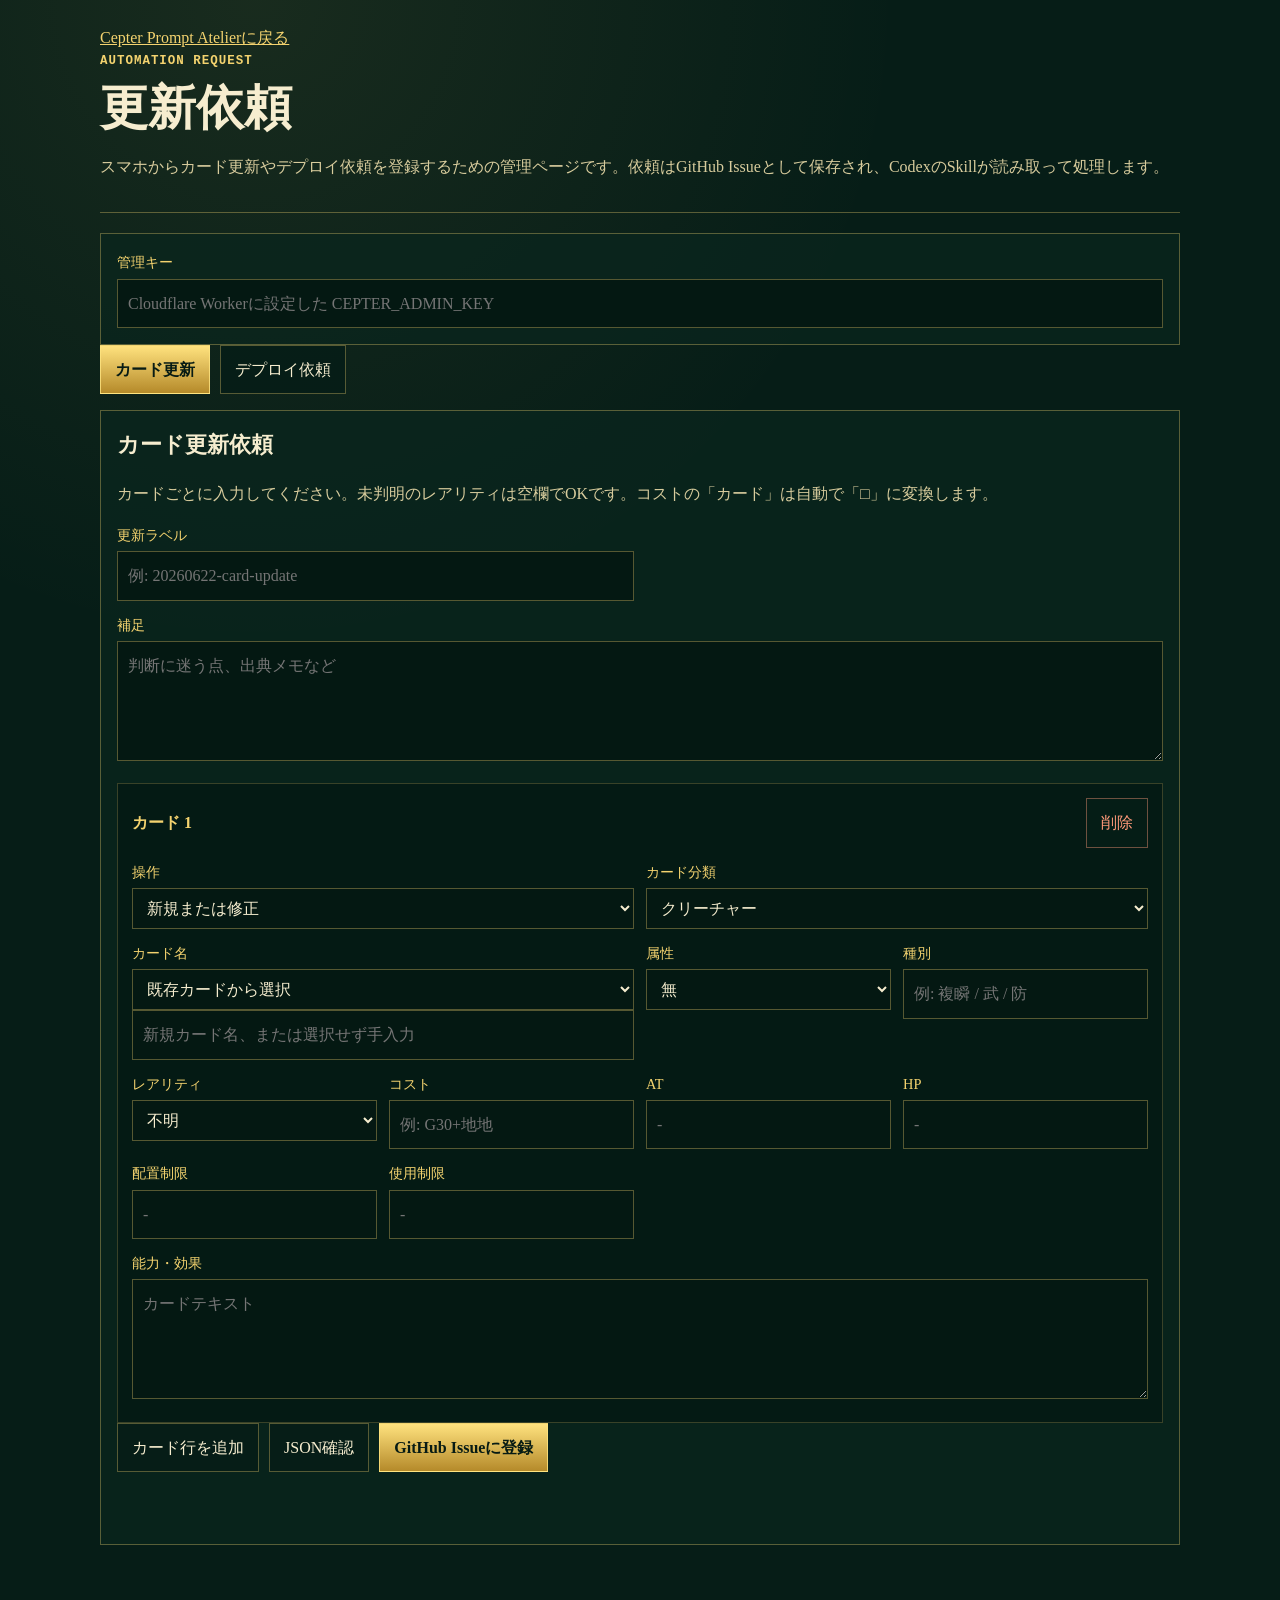
<file: public/admin-requests.html>
<!doctype html>
<html lang="ja">
  <head>
    <meta charset="utf-8" />
    <meta name="viewport" content="width=device-width, initial-scale=1" />
    <meta name="robots" content="noindex,nofollow" />
    <title>更新依頼 | Cepter Prompt Atelier</title>
    <style>
      :root {
        color-scheme: dark;
        --bg: #061d17;
        --panel: #0a261e;
        --panel-2: #103528;
        --line: rgba(244, 211, 111, 0.34);
        --text: #f6edcf;
        --muted: #d8cc9d;
        --gold: #f4d36f;
        --accent: #7ee08b;
        --danger: #ff9a7a;
      }

      * {
        box-sizing: border-box;
      }

      body {
        margin: 0;
        background:
          radial-gradient(circle at 20% 0%, rgba(244, 211, 111, 0.08), transparent 34%),
          var(--bg);
        color: var(--text);
        font-family: "Yu Mincho", "Hiragino Mincho ProN", "Noto Serif JP", serif;
        line-height: 1.7;
      }

      a {
        color: var(--gold);
      }

      button,
      input,
      select,
      textarea {
        font: inherit;
      }

      .page {
        width: min(1080px, calc(100% - 24px));
        margin: 0 auto;
        padding: 24px 0 64px;
      }

      header {
        border-bottom: 1px solid var(--line);
        margin-bottom: 20px;
        padding-bottom: 16px;
      }

      .kicker {
        color: var(--gold);
        font-family: Consolas, "Courier New", monospace;
        font-size: 0.78rem;
        font-weight: 700;
        letter-spacing: 0.08em;
        text-transform: uppercase;
      }

      h1,
      h2,
      h3 {
        margin: 0;
        letter-spacing: 0;
      }

      h1 {
        margin-top: 8px;
        font-size: clamp(1.8rem, 8vw, 3rem);
        line-height: 1.18;
      }

      h2 {
        font-size: 1.35rem;
      }

      h3 {
        color: var(--gold);
        font-size: 1rem;
      }

      .lead,
      .hint {
        color: var(--muted);
      }

      .tabs,
      .actions,
      .row-actions {
        display: flex;
        flex-wrap: wrap;
        gap: 10px;
      }

      .tab,
      .button {
        border: 1px solid var(--line);
        background: rgba(6, 29, 23, 0.9);
        color: var(--text);
        cursor: pointer;
        padding: 10px 14px;
      }

      .tab[aria-selected="true"],
      .button.primary {
        background: linear-gradient(180deg, #ffe27e, #b58a2a);
        border-color: rgba(255, 229, 129, 0.8);
        color: #071b14;
        font-weight: 700;
      }

      .button.danger {
        border-color: rgba(255, 154, 122, 0.42);
        color: var(--danger);
      }

      .panel {
        border: 1px solid var(--line);
        background: rgba(10, 38, 30, 0.76);
        margin-top: 16px;
        padding: 16px;
      }

      .grid {
        display: grid;
        grid-template-columns: repeat(12, 1fr);
        gap: 12px;
      }

      .field {
        grid-column: span 12;
      }

      .field.small {
        grid-column: span 6;
      }

      .field.tiny {
        grid-column: span 3;
      }

      label {
        display: block;
        color: var(--gold);
        font-size: 0.9rem;
        margin-bottom: 4px;
      }

      input,
      select,
      textarea {
        width: 100%;
        border: 1px solid var(--line);
        background: #041812;
        color: var(--text);
        padding: 10px;
      }

      textarea {
        min-height: 120px;
        resize: vertical;
      }

      .card-update {
        border: 1px solid rgba(244, 211, 111, 0.22);
        background: rgba(4, 24, 18, 0.7);
        margin-top: 14px;
        padding: 14px;
      }

      .card-update-head {
        align-items: center;
        display: flex;
        justify-content: space-between;
        gap: 12px;
        margin-bottom: 12px;
      }

      .status {
        min-height: 1.5em;
      }

      .status.ok {
        color: var(--accent);
      }

      .status.error {
        color: var(--danger);
      }

      pre {
        overflow: auto;
        border: 1px solid rgba(244, 211, 111, 0.22);
        background: #03120e;
        color: var(--muted);
        padding: 12px;
        white-space: pre-wrap;
      }

      [hidden] {
        display: none !important;
      }

      @media (max-width: 720px) {
        .page {
          width: min(100% - 18px, 1080px);
          padding-top: 14px;
        }

        .panel {
          padding: 12px;
        }

        .field.small,
        .field.tiny {
          grid-column: span 12;
        }

        .button,
        .tab {
          min-height: 44px;
        }
      }
    </style>
  </head>
  <body>
    <main class="page">
      <header>
        <a href="./">Cepter Prompt Atelierに戻る</a>
        <div class="kicker">Automation Request</div>
        <h1>更新依頼</h1>
        <p class="lead">スマホからカード更新やデプロイ依頼を登録するための管理ページです。依頼はGitHub Issueとして保存され、CodexのSkillが読み取って処理します。</p>
      </header>

      <section class="panel">
        <div class="grid">
          <div class="field">
            <label for="adminKey">管理キー</label>
            <input id="adminKey" type="password" autocomplete="current-password" placeholder="Cloudflare Workerに設定した CEPTER_ADMIN_KEY" />
          </div>
        </div>
      </section>

      <nav class="tabs" aria-label="依頼種別">
        <button class="tab" type="button" data-tab="card" aria-selected="true">カード更新</button>
        <button class="tab" type="button" data-tab="deploy" aria-selected="false">デプロイ依頼</button>
      </nav>

      <section class="panel" data-panel="card">
        <h2>カード更新依頼</h2>
        <p class="hint">カードごとに入力してください。未判明のレアリティは空欄でOKです。コストの「カード」は自動で「□」に変換します。</p>

        <div class="grid">
          <div class="field small">
            <label for="cardVersionLabel">更新ラベル</label>
            <input id="cardVersionLabel" placeholder="例: 20260622-card-update" />
          </div>
          <div class="field">
            <label for="cardRequestNote">補足</label>
            <textarea id="cardRequestNote" placeholder="判断に迷う点、出典メモなど"></textarea>
          </div>
        </div>

        <div id="cardUpdates"></div>

        <div class="actions">
          <button class="button" type="button" id="addCard">カード行を追加</button>
          <button class="button" type="button" id="previewCardJson">JSON確認</button>
          <button class="button primary" type="button" id="submitCardRequest">GitHub Issueに登録</button>
        </div>
        <p class="status" id="cardStatus" role="status"></p>
        <pre id="cardPreview" hidden></pre>
      </section>

      <section class="panel" data-panel="deploy" hidden>
        <h2>デプロイ依頼</h2>
        <p class="hint">ファイル更新後に「デプロイお願い」と言うための依頼を登録します。カード更新以外の修正にも使います。</p>
        <div class="grid">
          <div class="field">
            <label for="deployReason">内容</label>
            <textarea id="deployReason" placeholder="例: 関連サイトページを更新したので、本番へ反映してください。"></textarea>
          </div>
          <div class="field">
            <label for="deployFiles">関連ファイル</label>
            <textarea id="deployFiles" placeholder="任意。分かる範囲でファイル名やページ名を入力"></textarea>
          </div>
        </div>
        <div class="actions">
          <button class="button primary" type="button" id="submitDeployRequest">GitHub Issueに登録</button>
        </div>
        <p class="status" id="deployStatus" role="status"></p>
      </section>
    </main>

    <script src="./assets/embedded/app-data.js"></script>
    <script>
      const CARD_SOURCES = [
        { dataKey: "neutral", category: "creature", element: "無" },
        { dataKey: "fire", category: "creature", element: "火" },
        { dataKey: "water", category: "creature", element: "水" },
        { dataKey: "earth", category: "creature", element: "地" },
        { dataKey: "wind", category: "creature", element: "風" },
        { dataKey: "item", category: "item", element: "" },
        { dataKey: "spell", category: "spell", element: "" },
      ];

      const tabs = [...document.querySelectorAll("[data-tab]")];
      const panels = [...document.querySelectorAll("[data-panel]")];
      const adminKey = document.querySelector("#adminKey");
      const cardUpdates = document.querySelector("#cardUpdates");
      const cardStatus = document.querySelector("#cardStatus");
      const deployStatus = document.querySelector("#deployStatus");
      const cardPreview = document.querySelector("#cardPreview");
      const cardCatalog = [];

      const savedKey = localStorage.getItem("cepter-admin-key");
      if (savedKey) adminKey.value = savedKey;
      adminKey.addEventListener("input", () => localStorage.setItem("cepter-admin-key", adminKey.value));

      function setStatus(element, message, type = "") {
        element.textContent = message;
        element.className = `status ${type}`.trim();
      }

      tabs.forEach((tab) => {
        tab.addEventListener("click", () => {
          tabs.forEach((item) => item.setAttribute("aria-selected", String(item === tab)));
          panels.forEach((panel) => {
            panel.hidden = panel.dataset.panel !== tab.dataset.tab;
          });
        });
      });

      function parseTsv(text) {
        const [headerLine, ...lines] = String(text || "").trim().split(/\r?\n/);
        const headers = headerLine.split("\t");
        return lines.filter(Boolean).map((line) => {
          const values = line.split("\t");
          return Object.fromEntries(headers.map((header, index) => [header, values[index] || ""]));
        });
      }

      function splitKind(kind, fallbackElement = "") {
        const raw = String(kind || "").trim();
        const rarityMatch = raw.match(/^(.*?)([NSRE])$/);
        const base = rarityMatch ? rarityMatch[1] : raw;
        const rarity = rarityMatch ? rarityMatch[2] : "";
        if (["無", "火", "水", "地", "風"].includes(base.slice(0, 1))) {
          return { element: base.slice(0, 1), kind: base.slice(1), rarity };
        }
        return { element: fallbackElement, kind: base, rarity };
      }

      function buildCardCatalog() {
        const embedded = window.CEPTER_EMBEDDED_DATA?.cardData || {};
        CARD_SOURCES.forEach((source) => {
          const rows = parseTsv(embedded[source.dataKey] || "");
          rows.forEach((row) => {
            const kind = splitKind(row["種類"], source.element);
            cardCatalog.push({
              name: row["カード名"],
              category: source.category,
              element: kind.element || source.element,
              kind: kind.kind,
              rarity: kind.rarity,
              cost: row["コスト"] || "",
              at: row["AT"] || "",
              hp: row["HP"] || "",
              placement: row["配置"] || "",
              usage: row["使用"] || "",
              effect: row["能力・効果"] || "",
            });
          });
        });
        cardCatalog.sort((a, b) => a.name.localeCompare(b.name, "ja"));
      }

      function cardOptionsHtml() {
        return [
          '<option value="">既存カードから選択</option>',
          ...cardCatalog.map((card) => {
            const label = `${card.name}（${card.category === "creature" ? card.element : card.category === "item" ? "アイテム" : "スペル"}）`;
            return `<option value="${escapeHtml(card.name)}">${escapeHtml(label)}</option>`;
          }),
        ].join("");
      }

      function escapeHtml(value) {
        return String(value || "")
          .replace(/&/g, "&amp;")
          .replace(/</g, "&lt;")
          .replace(/>/g, "&gt;")
          .replace(/"/g, "&quot;");
      }

      function cardTemplate(index) {
        return `
          <section class="card-update" data-card-update>
            <div class="card-update-head">
              <h3>カード ${index + 1}</h3>
              <button class="button danger" type="button" data-remove-card>削除</button>
            </div>
            <div class="grid">
              <div class="field small">
                <label>操作</label>
                <select data-field="operation">
                  <option value="upsert">新規または修正</option>
                  <option value="update">既存カード修正</option>
                  <option value="create">新規カード追加</option>
                </select>
              </div>
              <div class="field small">
                <label>カード分類</label>
                <select data-field="category">
                  <option value="creature">クリーチャー</option>
                  <option value="item">アイテム</option>
                  <option value="spell">スペル</option>
                </select>
              </div>
              <div class="field small">
                <label>カード名</label>
                <select data-field="existingName" data-existing-card-field>
                  ${cardOptionsHtml()}
                </select>
                <input data-field="name" data-card-name-input placeholder="新規カード名、または選択せず手入力" />
              </div>
              <div class="field tiny">
                <label>属性</label>
                <select data-field="element">
                  <option value="-">-</option>
                  <option value="無">無</option>
                  <option value="火">火</option>
                  <option value="水">水</option>
                  <option value="地">地</option>
                  <option value="風">風</option>
                </select>
              </div>
              <div class="field tiny">
                <label>種別</label>
                <input data-field="kind" placeholder="例: 複瞬 / 武 / 防" />
              </div>
              <div class="field tiny">
                <label>レアリティ</label>
                <select data-field="rarity">
                  <option value="">不明</option>
                  <option value="N">N</option>
                  <option value="S">S</option>
                  <option value="R">R</option>
                  <option value="E">E</option>
                </select>
              </div>
              <div class="field tiny">
                <label>コスト</label>
                <input data-field="cost" placeholder="例: G30+地地" />
              </div>
              <div class="field tiny">
                <label>AT</label>
                <input data-field="at" placeholder="-" />
              </div>
              <div class="field tiny">
                <label>HP</label>
                <input data-field="hp" placeholder="-" />
              </div>
              <div class="field tiny">
                <label>配置制限</label>
                <input data-field="placement" placeholder="-" />
              </div>
              <div class="field tiny">
                <label>使用制限</label>
                <input data-field="usage" placeholder="-" />
              </div>
              <div class="field">
                <label>能力・効果</label>
                <textarea data-field="effect" placeholder="カードテキスト"></textarea>
              </div>
            </div>
          </section>
        `;
      }

      function addCardRow() {
        const wrapper = document.createElement("div");
        wrapper.innerHTML = cardTemplate(cardUpdates.querySelectorAll("[data-card-update]").length).trim();
        const row = wrapper.firstElementChild;
        cardUpdates.append(row);
        syncCardRowMode(row);
        syncCategoryFields(row);
      }

      function collectCardUpdates() {
        return [...cardUpdates.querySelectorAll("[data-card-update]")]
          .map((section) => {
            const item = {};
            section.querySelectorAll("[data-field]").forEach((field) => {
              item[field.dataset.field] = field.value.trim();
            });
            item.name = item.name || item.existingName || "";
            delete item.existingName;
            return item;
          })
          .filter((item) =>
            ["name", "kind", "rarity", "cost", "at", "hp", "placement", "usage", "effect"].some((key) => item[key]),
          );
      }

      function buildCardPayload() {
        return {
          type: "card-update",
          title: "カードデータ更新",
          versionLabel: document.querySelector("#cardVersionLabel").value.trim(),
          note: document.querySelector("#cardRequestNote").value.trim(),
          updates: collectCardUpdates(),
        };
      }

      function setField(section, fieldName, value) {
        const field = section.querySelector(`[data-field="${fieldName}"]`);
        if (field) field.value = value || "";
      }

      function selectedCard(section) {
        const name = section.querySelector('[data-field="existingName"]')?.value || "";
        return cardCatalog.find((card) => card.name === name);
      }

      function fillFromSelectedCard(section) {
        const card = selectedCard(section);
        if (!card) return;
        setField(section, "category", card.category);
        setField(section, "element", card.category === "creature" ? card.element || "無" : "-");
        setField(section, "kind", card.kind);
        setField(section, "rarity", card.rarity);
        setField(section, "cost", card.cost);
        setField(section, "at", card.at);
        setField(section, "hp", card.hp);
        setField(section, "placement", card.placement);
        setField(section, "usage", card.usage);
        setField(section, "effect", card.effect);
        setField(section, "name", "");
        syncCategoryFields(section);
      }

      function syncCardRowMode(section) {
        const operation = section.querySelector('[data-field="operation"]')?.value || "upsert";
        const existingField = section.querySelector("[data-existing-card-field]");
        if (!existingField) return;
        existingField.hidden = operation === "create";
        if (operation === "create") existingField.value = "";
      }

      function syncCategoryFields(section) {
        const category = section.querySelector('[data-field="category"]')?.value || "creature";
        const elementField = section.querySelector('[data-field="element"]');
        if (!elementField) return;

        if (category === "creature") {
          elementField.disabled = false;
          if (!elementField.value || elementField.value === "-") elementField.value = "無";
          return;
        }

        elementField.value = "-";
        elementField.disabled = true;
      }

      async function postJson(url, payload) {
        const response = await fetch(url, {
          method: "POST",
          headers: {
            "content-type": "application/json",
            "x-cepter-admin-key": adminKey.value,
          },
          body: JSON.stringify(payload),
        });
        const data = await response.json().catch(() => ({}));
        if (!response.ok) throw new Error(data.error || `HTTP ${response.status}`);
        return data;
      }

      document.querySelector("#addCard").addEventListener("click", addCardRow);
      cardUpdates.addEventListener("click", (event) => {
        const button = event.target.closest("[data-remove-card]");
        if (!button) return;
        button.closest("[data-card-update]").remove();
      });

      cardUpdates.addEventListener("change", (event) => {
        const section = event.target.closest("[data-card-update]");
        if (!section) return;
        if (event.target.dataset.field === "operation") syncCardRowMode(section);
        if (event.target.dataset.field === "category") syncCategoryFields(section);
        if (event.target.dataset.field === "existingName") fillFromSelectedCard(section);
      });

      document.querySelector("#previewCardJson").addEventListener("click", () => {
        const payload = buildCardPayload();
        cardPreview.hidden = false;
        cardPreview.textContent = JSON.stringify(payload, null, 2);
      });

      document.querySelector("#submitCardRequest").addEventListener("click", async () => {
        try {
          const payload = buildCardPayload();
          setStatus(cardStatus, "登録中です...");
          const data = await postJson("/api/automation/card-update-request", payload);
          setStatus(cardStatus, `登録しました: ${data.issueUrl || data.message}`, "ok");
        } catch (error) {
          setStatus(cardStatus, error.message, "error");
        }
      });

      document.querySelector("#submitDeployRequest").addEventListener("click", async () => {
        try {
          const payload = {
            type: "deploy-request",
            title: "デプロイ依頼",
            reason: document.querySelector("#deployReason").value.trim(),
            files: document.querySelector("#deployFiles").value.trim(),
          };
          setStatus(deployStatus, "登録中です...");
          const data = await postJson("/api/automation/deploy-request", payload);
          setStatus(deployStatus, `登録しました: ${data.issueUrl || data.message}`, "ok");
        } catch (error) {
          setStatus(deployStatus, error.message, "error");
        }
      });

      buildCardCatalog();
      addCardRow();
    </script>
  </body>
</html>
</file>
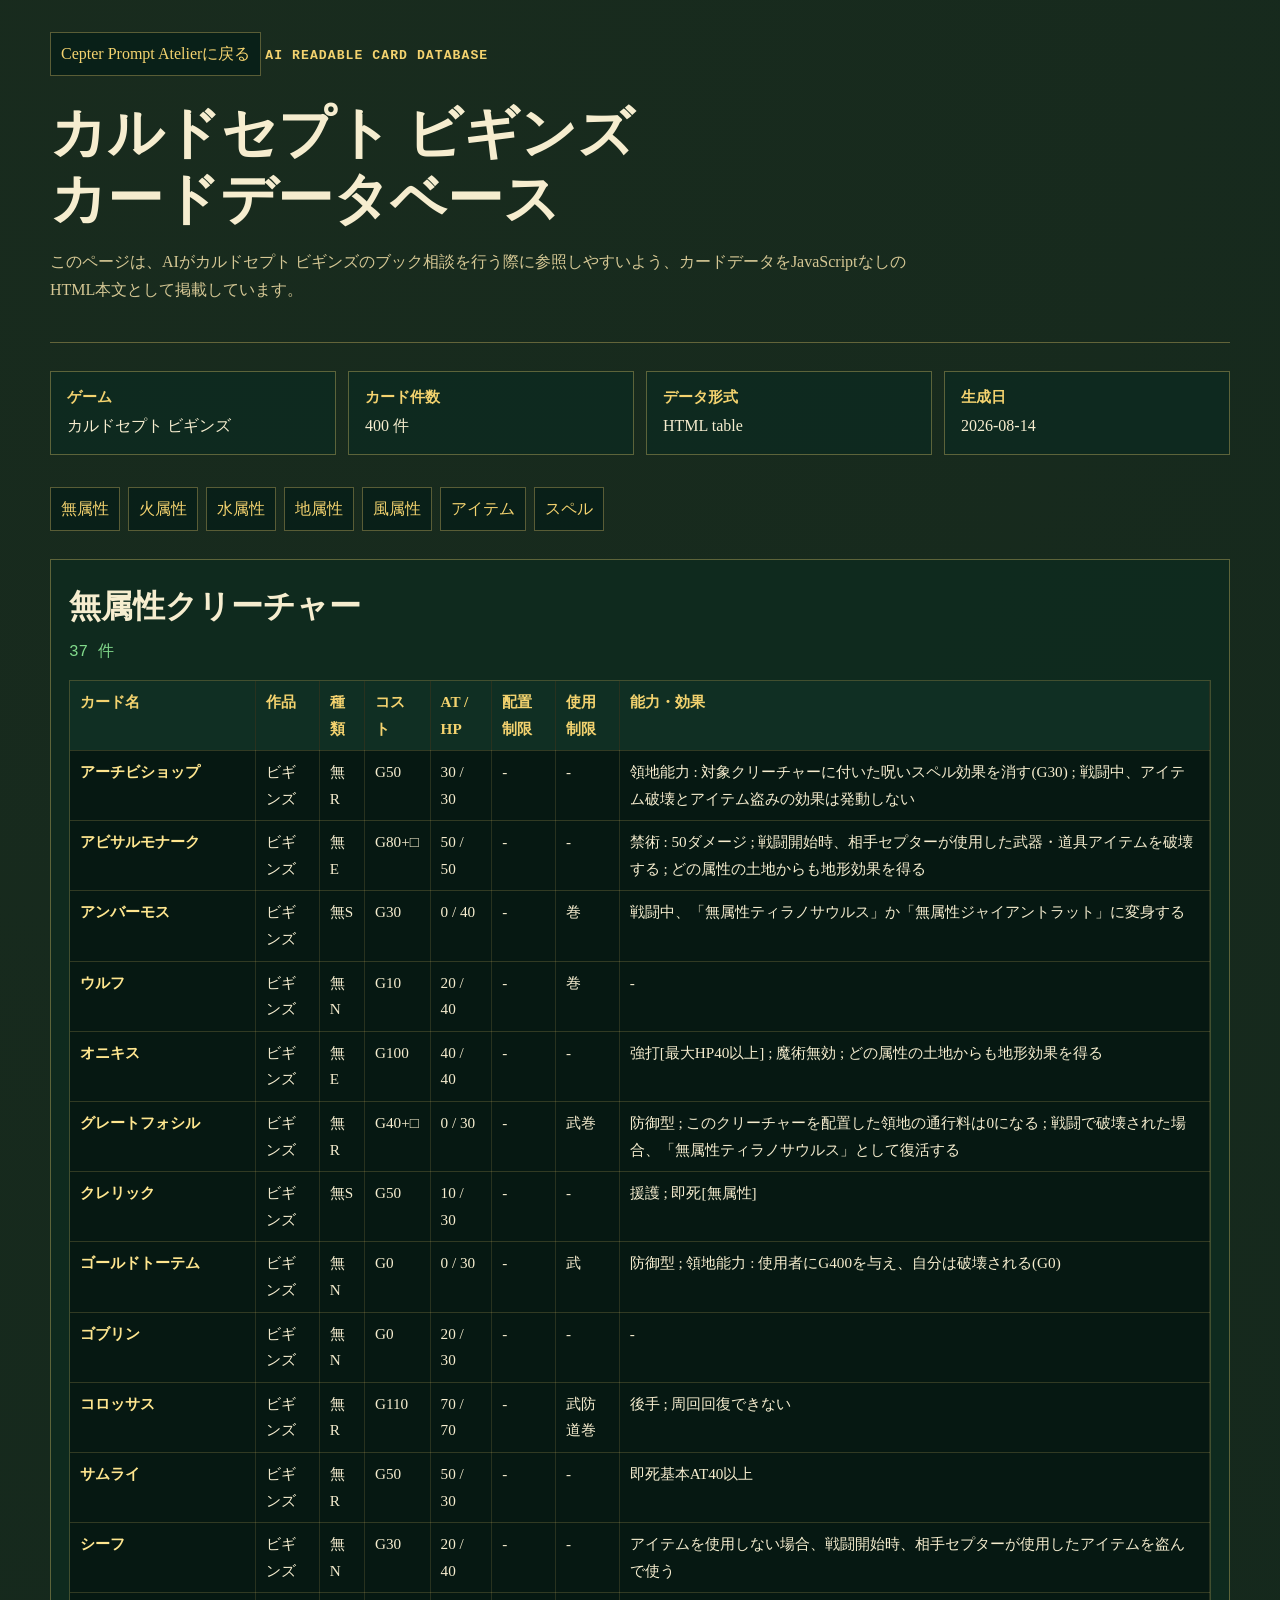
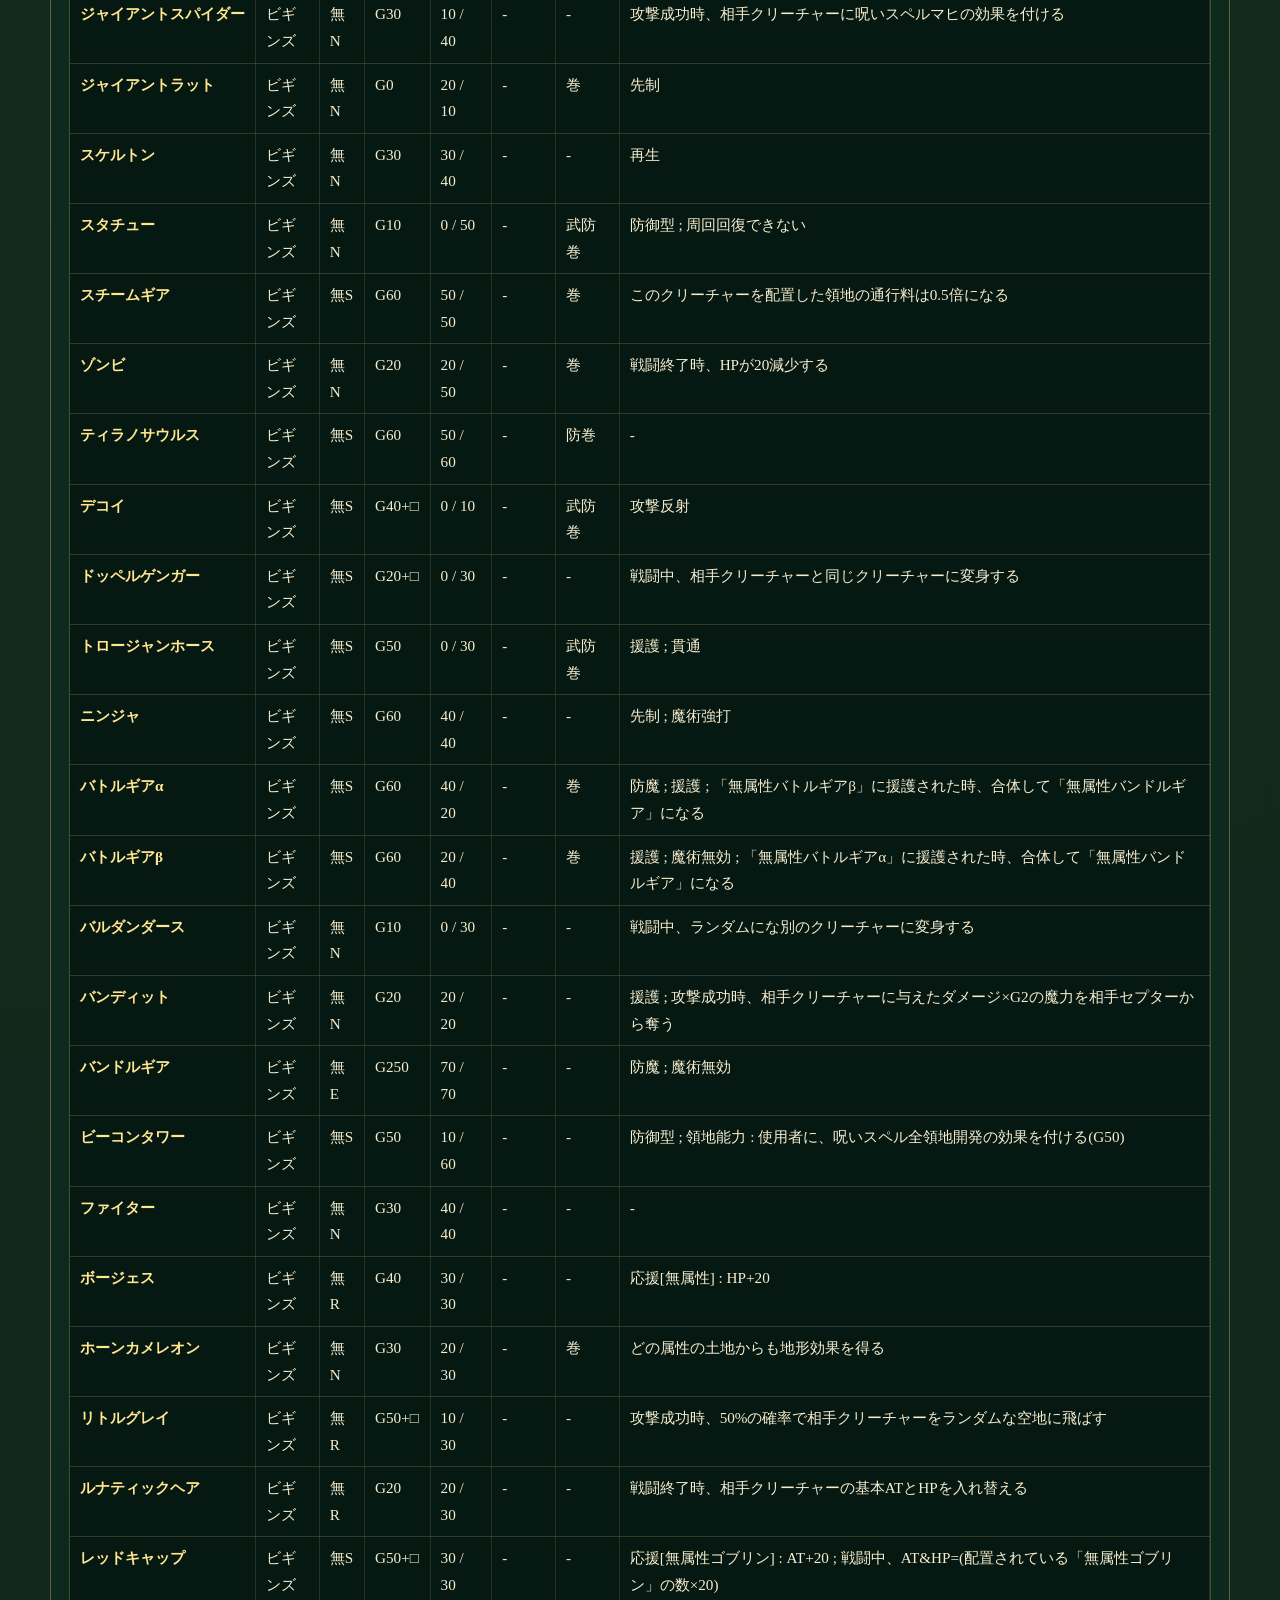
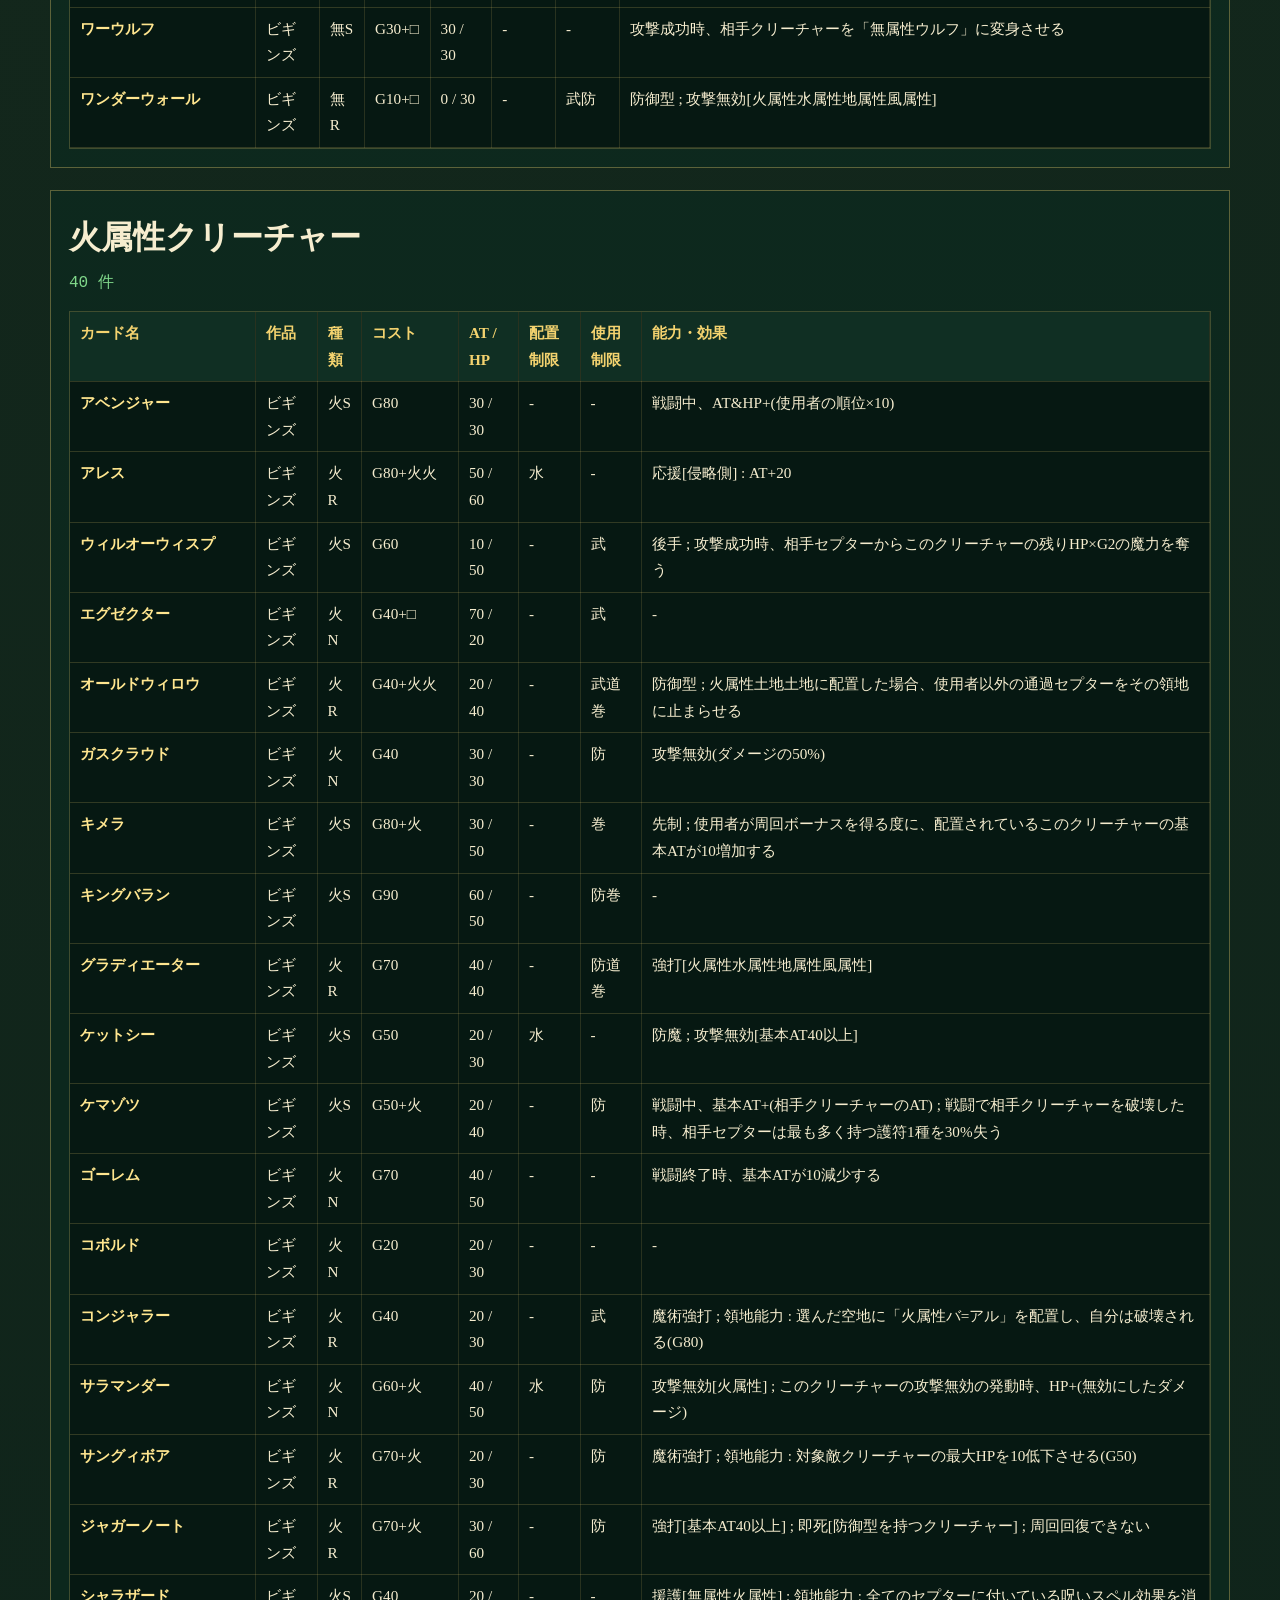
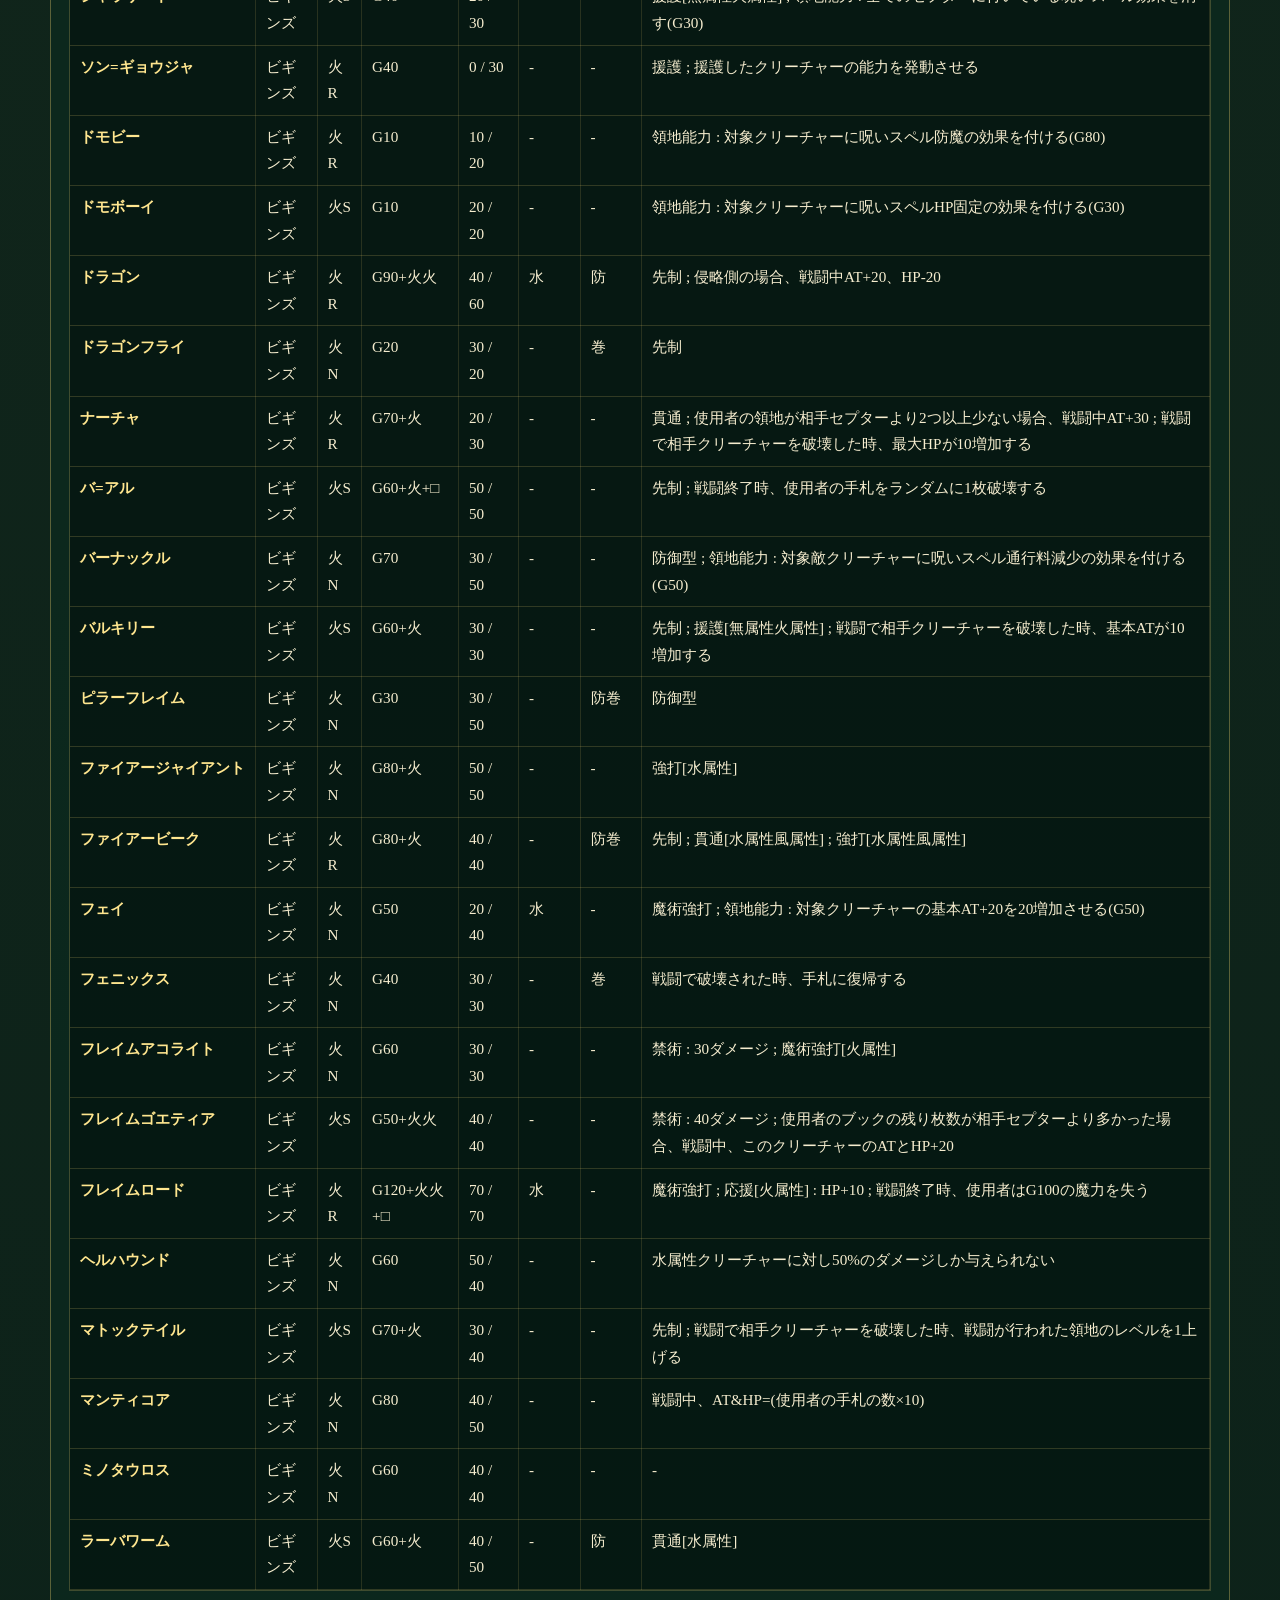
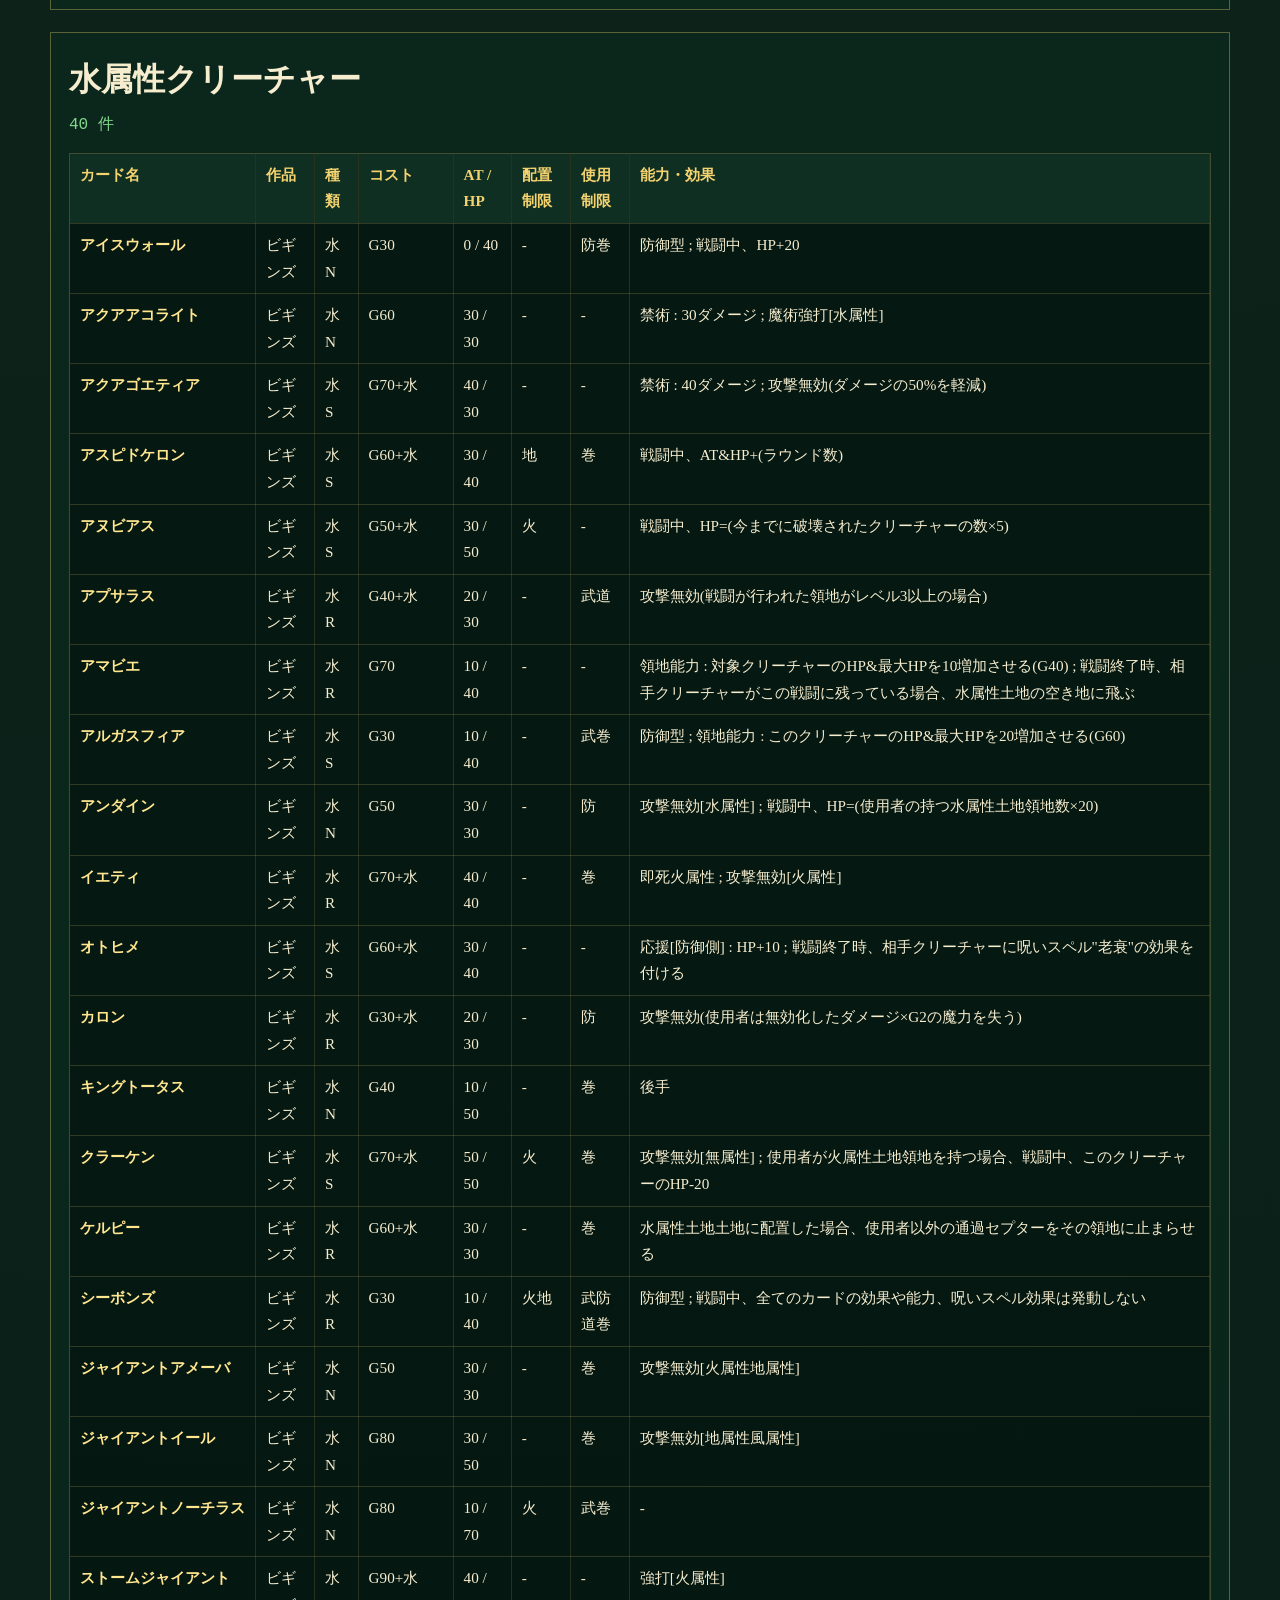
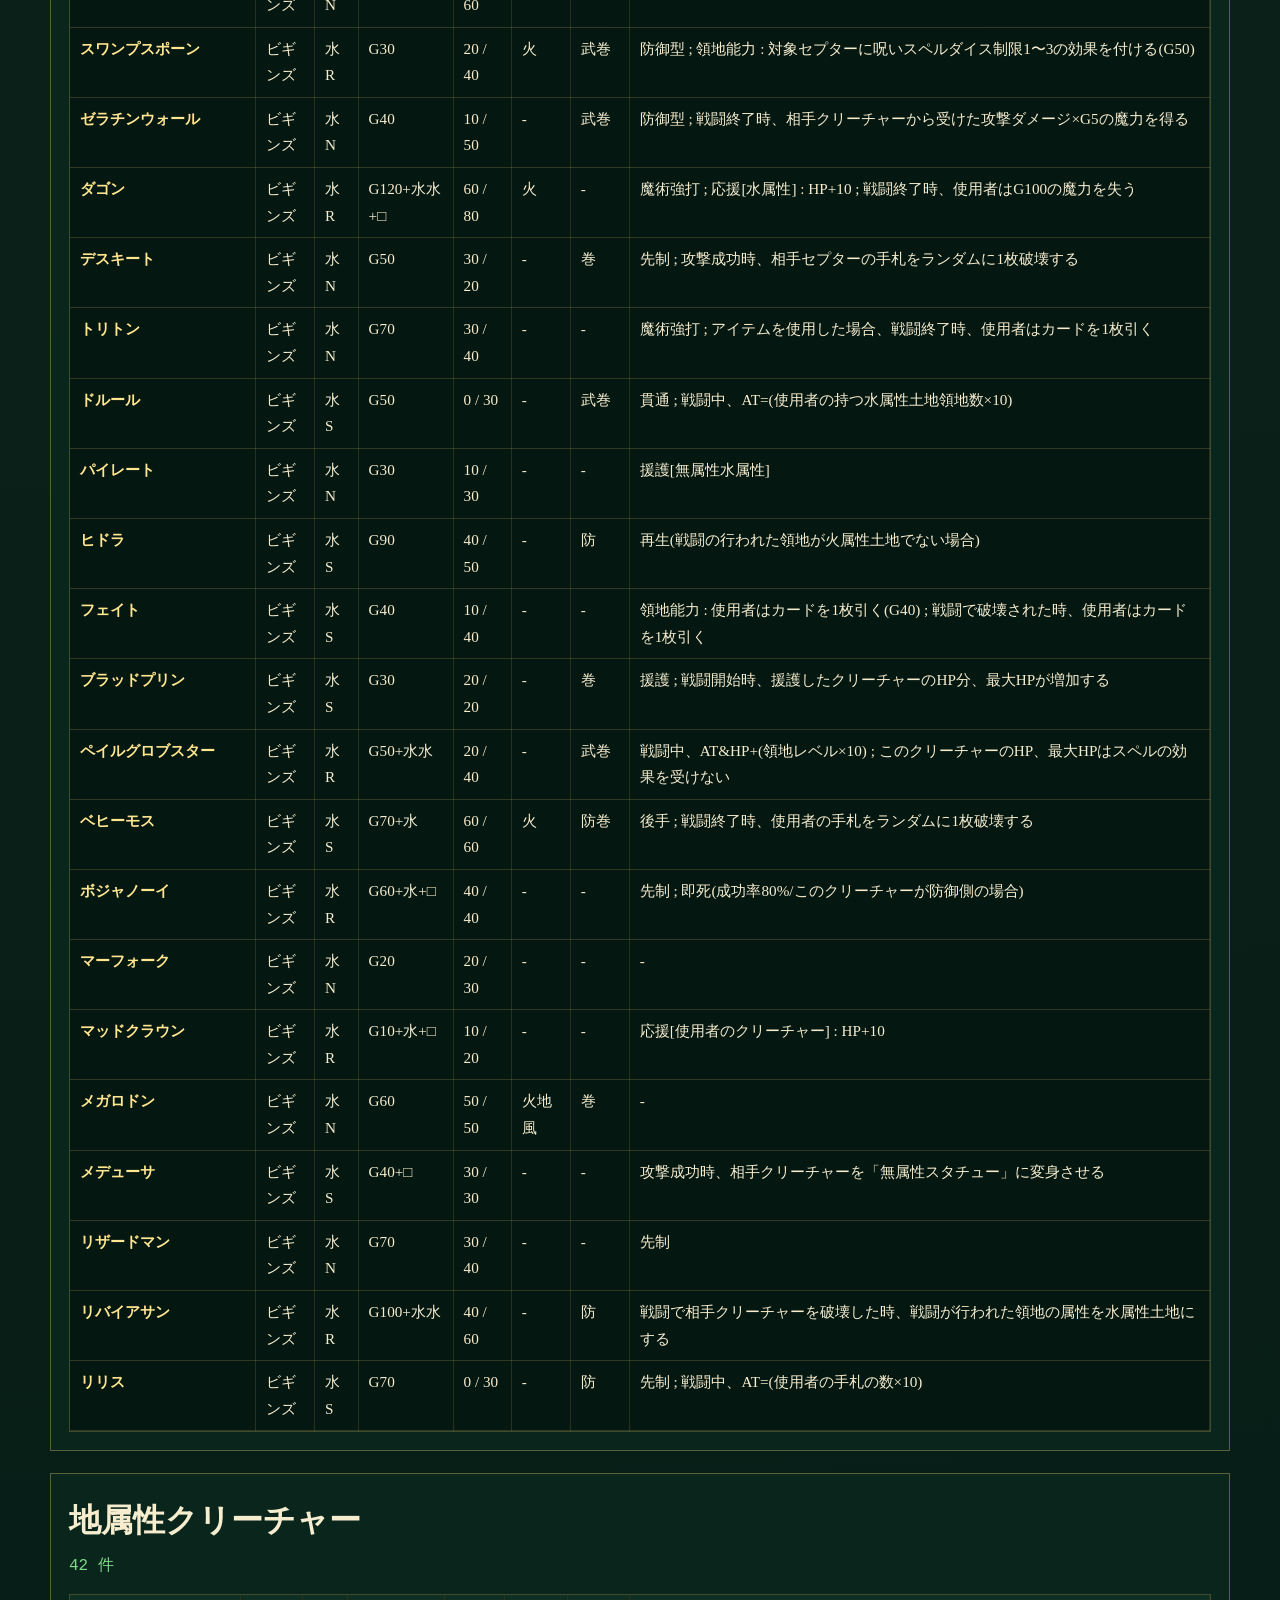
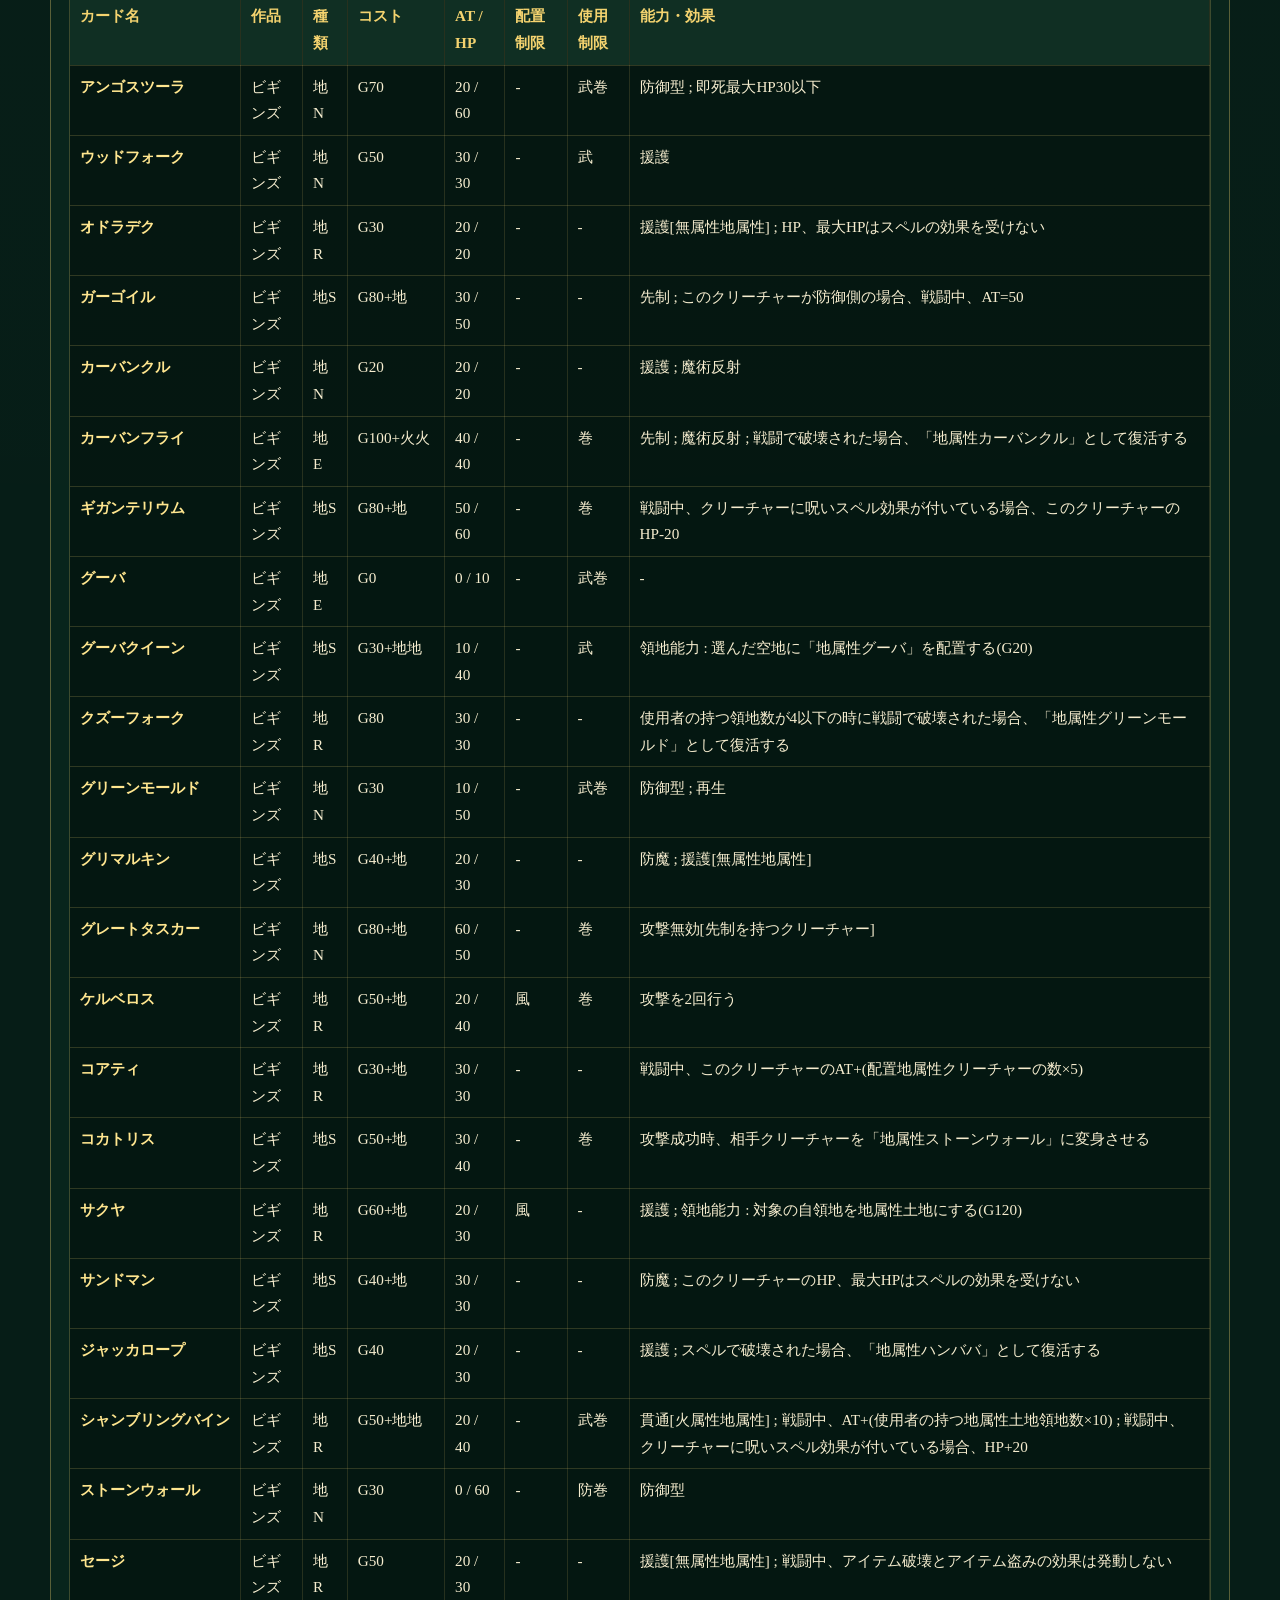
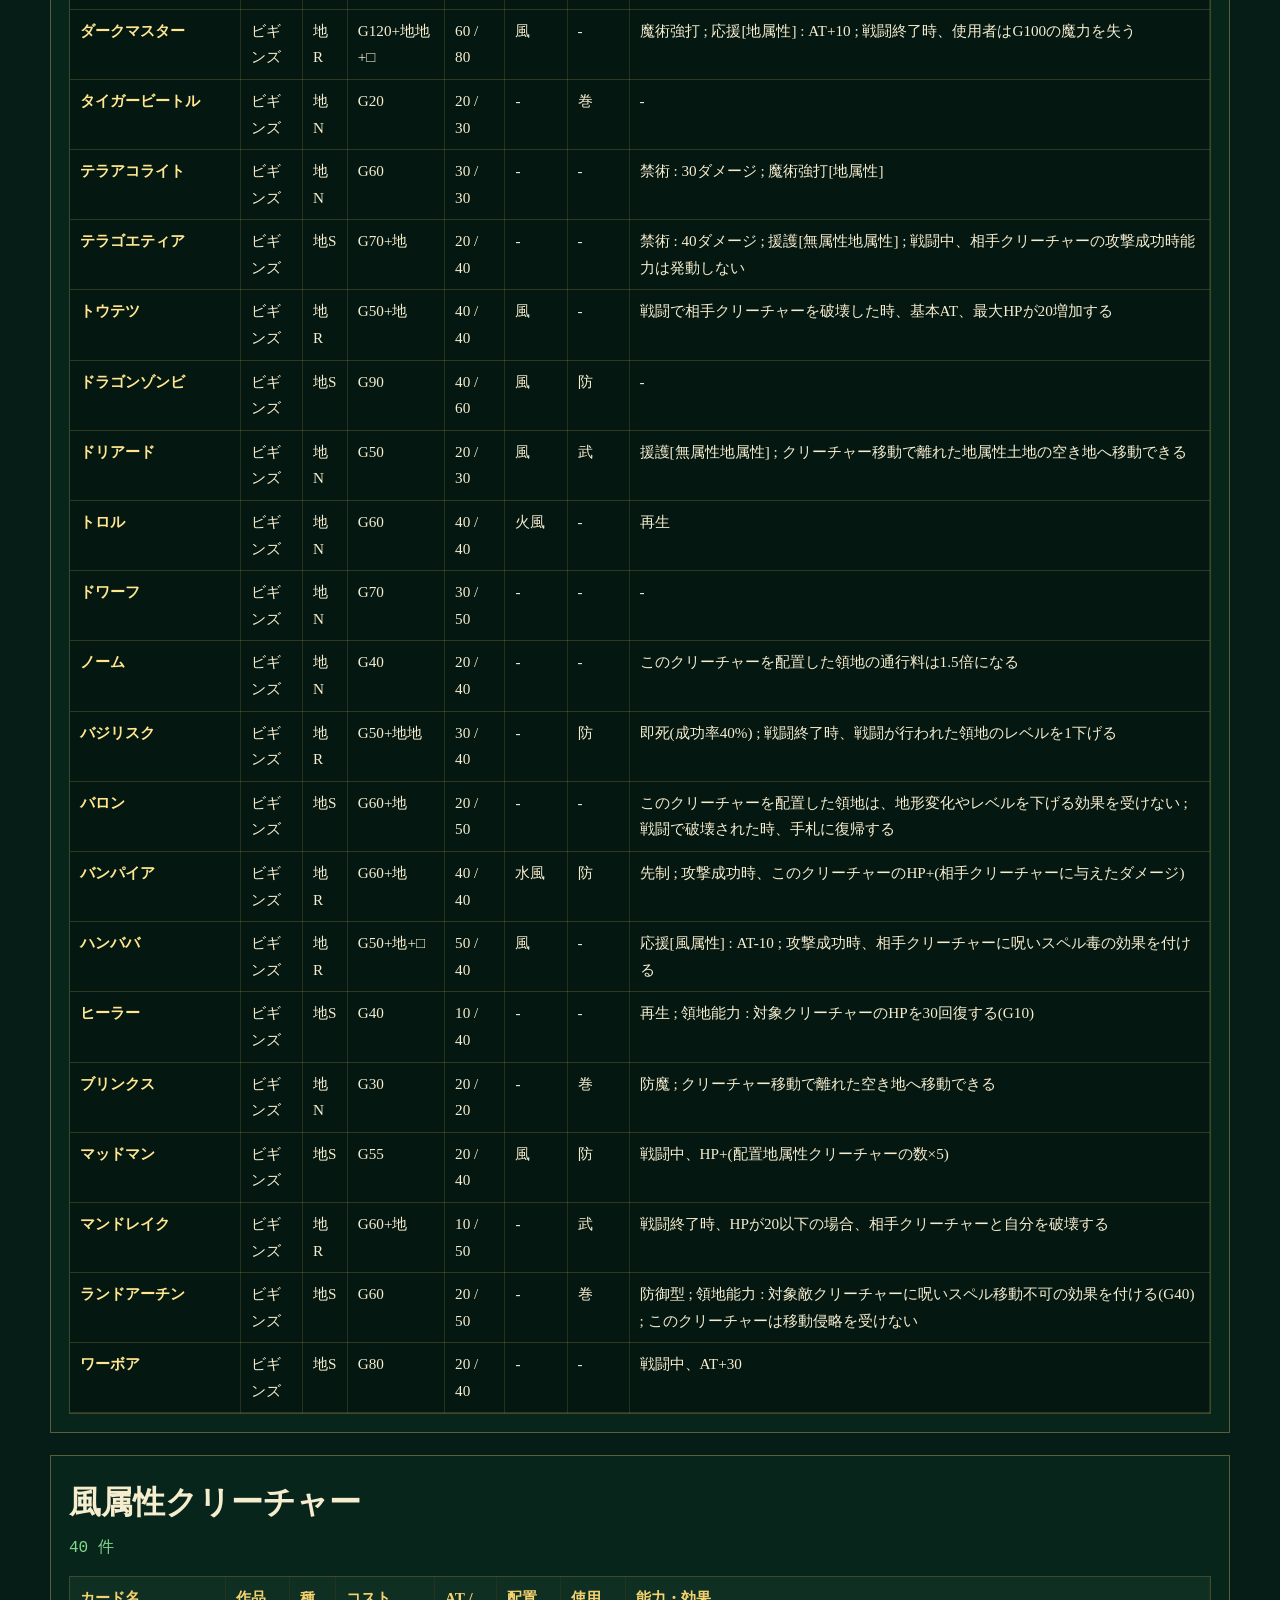
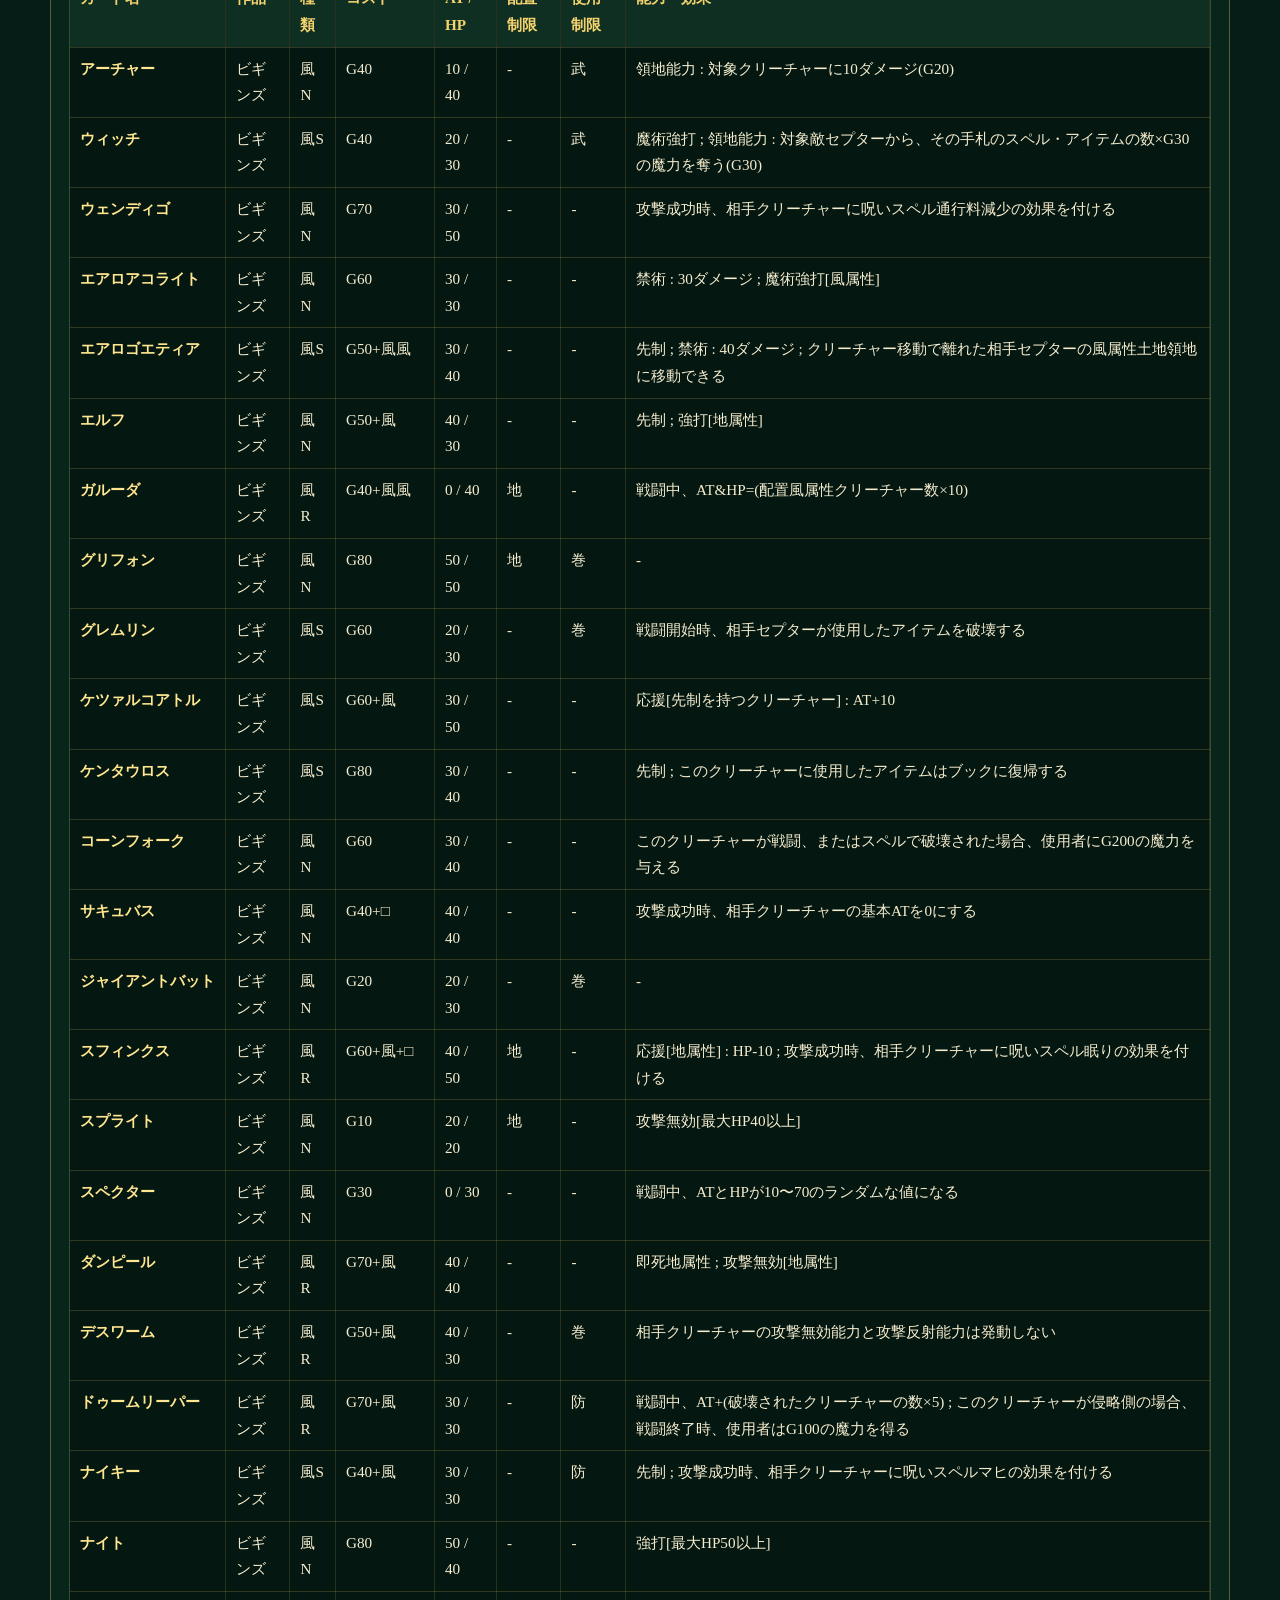
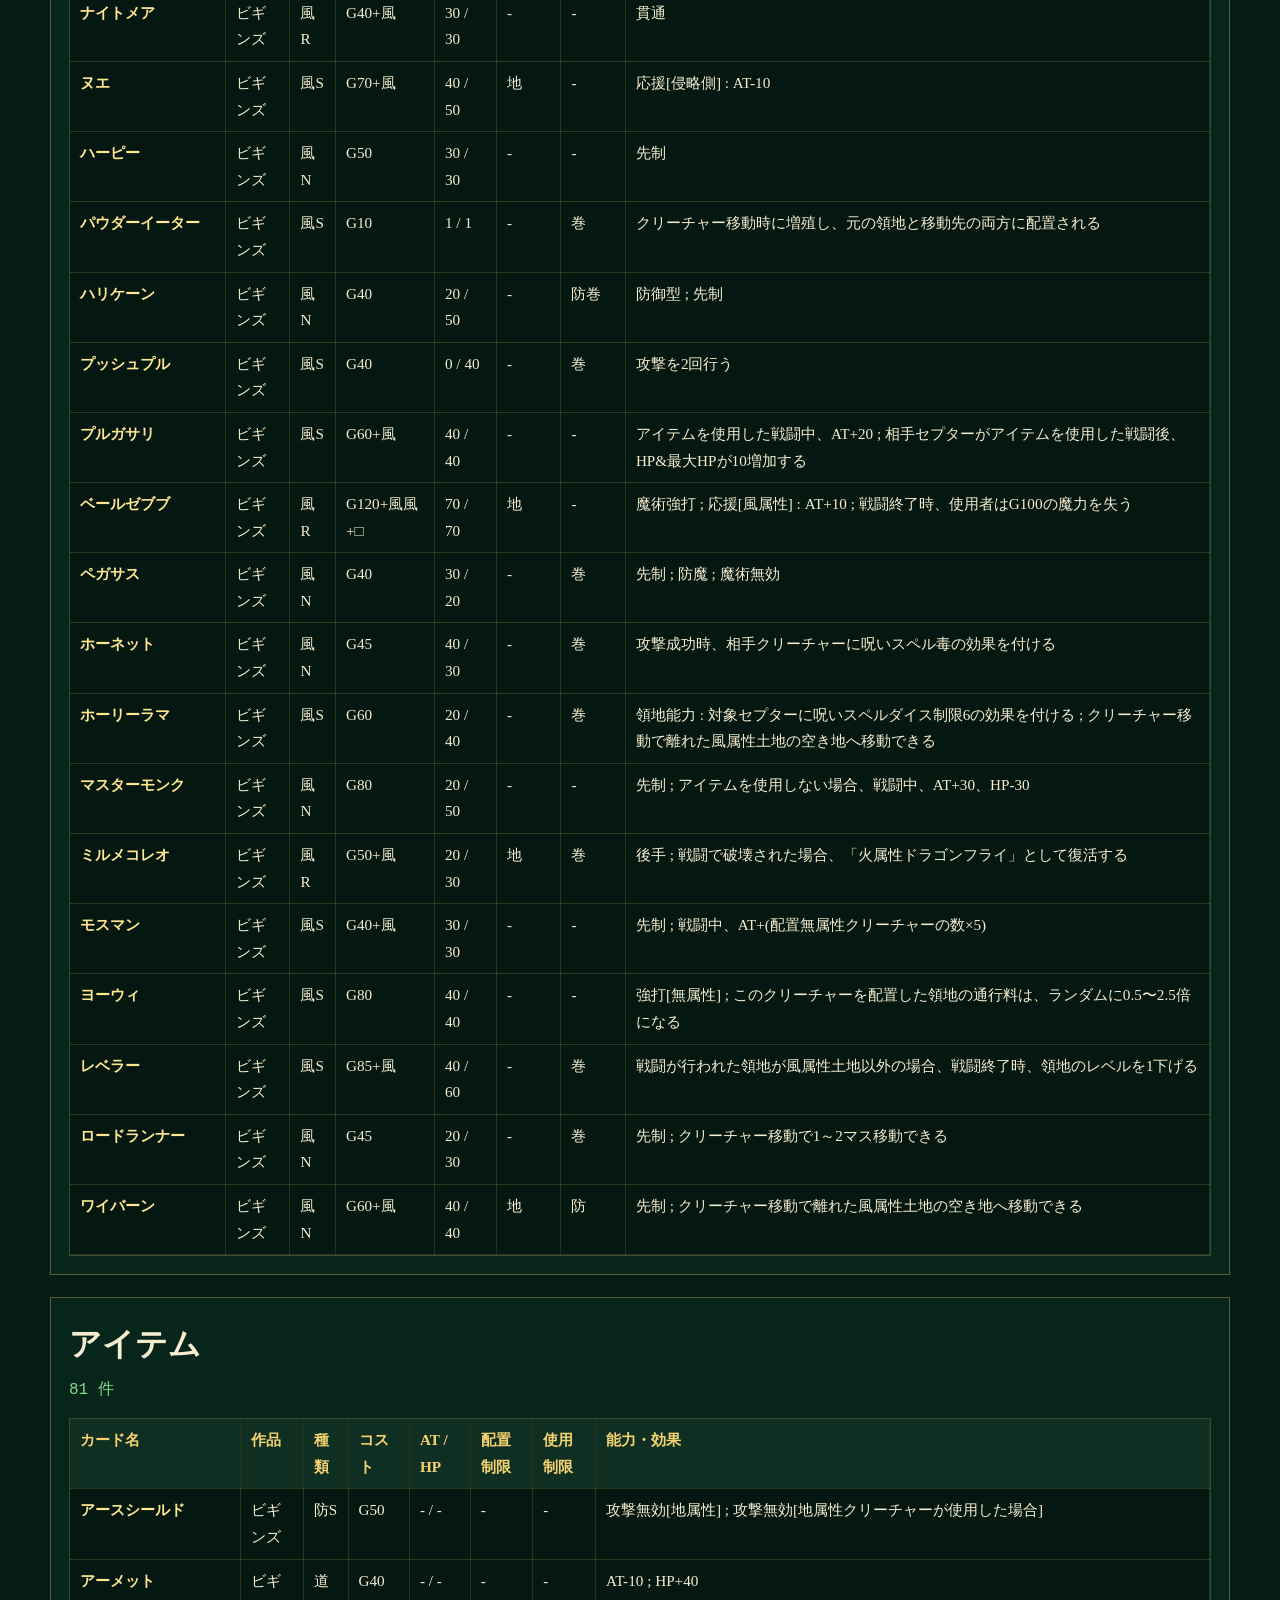
<file: public/cards-begins.html>
<!doctype html>
<html lang="ja">
  <head>
    <meta charset="utf-8" />
    <meta name="viewport" content="width=device-width, initial-scale=1" />
    <title>カルドセプト ビギンズ カードデータベース | Cepter Prompt Atelier</title>
    <meta name="description" content="カルドセプト ビギンズのカードデータをAIと人間が読みやすいHTML形式で掲載しています。" />
    <meta property="og:site_name" content="Cepter Prompt Atelier" />
    <meta property="og:type" content="article" />
    <meta property="og:url" content="https://cepter-atelier.com/cards-begins.html" />
    <meta property="og:title" content="カルドセプト ビギンズ カードデータベース" />
    <meta property="og:description" content="カルドセプト ビギンズのカード名、種類、コスト、AT/HP、制限、能力・効果を一覧化したAI向けHTMLページです。" />
    <meta property="og:image" content="https://cepter-atelier.com/assets/social/og-image.png" />
    <style>
      :root { color-scheme: dark; --bg: #061d17; --panel: #0b2a20; --panel-2: #102f23; --line: rgba(244, 211, 111, 0.34); --text: #f6edcf; --muted: #d6c895; --gold: #f4d36f; --accent: #81d98b; }
      * { box-sizing: border-box; }
      body { margin: 0; background: radial-gradient(circle at 20% 0%, rgba(244, 211, 111, 0.08), transparent 34%), var(--bg); color: var(--text); font-family: "Yu Mincho", "Hiragino Mincho ProN", "Noto Serif JP", serif; line-height: 1.75; }
      a { color: var(--gold); }
      .page { width: min(1180px, calc(100% - 32px)); margin: 0 auto; padding: 32px 0 64px; }
      header { border-bottom: 1px solid var(--line); margin-bottom: 28px; padding-bottom: 22px; }
      .back-link { display: inline-flex; align-items: center; gap: 6px; border: 1px solid var(--line); padding: 7px 10px; text-decoration: none; background: rgba(6, 29, 23, 0.8); margin-bottom: 16px; }
      .back-link:hover { background: rgba(244, 211, 111, 0.12); }
      .kicker { color: var(--gold); font-family: Consolas, "Courier New", monospace; font-size: 0.82rem; font-weight: 700; letter-spacing: 0.08em; text-transform: uppercase; }
      h1, h2 { margin: 0; color: var(--text); letter-spacing: 0; }
      h1 { margin-top: 8px; font-size: clamp(2rem, 5vw, 3.5rem); line-height: 1.18; }
      h2 { font-size: clamp(1.35rem, 3vw, 2rem); }
      .lead { max-width: 880px; color: var(--muted); }
      .summary { display: grid; grid-template-columns: repeat(auto-fit, minmax(180px, 1fr)); gap: 12px; margin: 24px 0 32px; }
      .summary div { border: 1px solid var(--line); background: rgba(11, 42, 32, 0.7); padding: 14px 16px; }
      .summary strong { display: block; color: var(--gold); font-family: Consolas, "Courier New", monospace; font-size: 0.92rem; }
      .toc { display: flex; flex-wrap: wrap; gap: 8px; margin: 0 0 28px; }
      .toc a { border: 1px solid var(--line); padding: 7px 10px; text-decoration: none; background: rgba(6, 29, 23, 0.8); }
      .card-section { border: 1px solid var(--line); background: rgba(11, 42, 32, 0.62); margin: 22px 0; padding: 18px; }
      .section-count { margin: 4px 0 14px; color: var(--accent); font-family: Consolas, "Courier New", monospace; }
      .table-wrap { overflow-x: auto; border: 1px solid rgba(244, 211, 111, 0.22); }
      table { width: 100%; min-width: 980px; border-collapse: collapse; background: rgba(3, 18, 14, 0.7); }
      th, td { border-bottom: 1px solid rgba(244, 211, 111, 0.18); border-right: 1px solid rgba(244, 211, 111, 0.14); padding: 8px 10px; text-align: left; vertical-align: top; font-size: 0.95rem; }
      thead th { position: sticky; top: 0; background: var(--panel-2); color: var(--gold); z-index: 1; }
      tbody th { color: #ffe68f; white-space: nowrap; }
      footer { margin-top: 32px; color: var(--muted); font-size: 0.92rem; }
      @media (max-width: 720px) { .page { width: min(100% - 20px, 1180px); padding-top: 20px; } .card-section { padding: 12px; } th, td { font-size: 0.88rem; } }
    </style>
  </head>
  <body>
    <main class="page">
      <header>
        <a class="back-link" href="./">Cepter Prompt Atelierに戻る</a>
        <span class="kicker">AI Readable Card Database</span>
        <h1>カルドセプト ビギンズ<br />カードデータベース</h1>
        <p class="lead">このページは、AIがカルドセプト ビギンズのブック相談を行う際に参照しやすいよう、カードデータをJavaScriptなしのHTML本文として掲載しています。</p>
      </header>

      <section class="summary" aria-label="データ概要">
        <div><strong>ゲーム</strong>カルドセプト ビギンズ</div>
        <div><strong>カード件数</strong>400 件</div>
        <div><strong>データ形式</strong>HTML table</div>
        <div><strong>生成日</strong>2026-08-14</div>
      </section>

      <nav class="toc" aria-label="カード分類">
        <a href="#%E7%84%A1%E5%B1%9E%E6%80%A7%E3%82%AF%E3%83%AA%E3%83%BC%E3%83%81%E3%83%A3%E3%83%BC">無属性</a>
        <a href="#%E7%81%AB%E5%B1%9E%E6%80%A7%E3%82%AF%E3%83%AA%E3%83%BC%E3%83%81%E3%83%A3%E3%83%BC">火属性</a>
        <a href="#%E6%B0%B4%E5%B1%9E%E6%80%A7%E3%82%AF%E3%83%AA%E3%83%BC%E3%83%81%E3%83%A3%E3%83%BC">水属性</a>
        <a href="#%E5%9C%B0%E5%B1%9E%E6%80%A7%E3%82%AF%E3%83%AA%E3%83%BC%E3%83%81%E3%83%A3%E3%83%BC">地属性</a>
        <a href="#%E9%A2%A8%E5%B1%9E%E6%80%A7%E3%82%AF%E3%83%AA%E3%83%BC%E3%83%81%E3%83%A3%E3%83%BC">風属性</a>
        <a href="#%E3%82%A2%E3%82%A4%E3%83%86%E3%83%A0">アイテム</a>
        <a href="#%E3%82%B9%E3%83%9A%E3%83%AB">スペル</a>
      </nav>

        <section class="card-section" id="%E7%84%A1%E5%B1%9E%E6%80%A7%E3%82%AF%E3%83%AA%E3%83%BC%E3%83%81%E3%83%A3%E3%83%BC">
          <h2>無属性クリーチャー</h2>
          <p class="section-count">37 件</p>
          <div class="table-wrap">
            <table>
              <thead>
                <tr><th>カード名</th><th>作品</th><th>種類</th><th>コスト</th><th>AT / HP</th><th>配置制限</th><th>使用制限</th><th>能力・効果</th></tr>
              </thead>
              <tbody>
                <tr><th scope="row">アーチビショップ</th><td>ビギンズ</td><td>無R</td><td>G50</td><td>30 / 30</td><td>-</td><td>-</td><td>領地能力 : 対象クリーチャーに付いた呪いスペル効果を消す(G30) ; 戦闘中、アイテム破壊とアイテム盗みの効果は発動しない</td></tr>
                <tr><th scope="row">アビサルモナーク</th><td>ビギンズ</td><td>無E</td><td>G80+□</td><td>50 / 50</td><td>-</td><td>-</td><td>禁術 : 50ダメージ ; 戦闘開始時、相手セプターが使用した武器・道具アイテムを破壊する ; どの属性の土地からも地形効果を得る</td></tr>
                <tr><th scope="row">アンバーモス</th><td>ビギンズ</td><td>無S</td><td>G30</td><td>0 / 40</td><td>-</td><td>巻</td><td>戦闘中、「無属性ティラノサウルス」か「無属性ジャイアントラット」に変身する</td></tr>
                <tr><th scope="row">ウルフ</th><td>ビギンズ</td><td>無N</td><td>G10</td><td>20 / 40</td><td>-</td><td>巻</td><td>-</td></tr>
                <tr><th scope="row">オニキス</th><td>ビギンズ</td><td>無E</td><td>G100</td><td>40 / 40</td><td>-</td><td>-</td><td>強打[最大HP40以上] ; 魔術無効 ; どの属性の土地からも地形効果を得る</td></tr>
                <tr><th scope="row">グレートフォシル</th><td>ビギンズ</td><td>無R</td><td>G40+□</td><td>0 / 30</td><td>-</td><td>武巻</td><td>防御型 ; このクリーチャーを配置した領地の通行料は0になる ; 戦闘で破壊された場合、「無属性ティラノサウルス」として復活する</td></tr>
                <tr><th scope="row">クレリック</th><td>ビギンズ</td><td>無S</td><td>G50</td><td>10 / 30</td><td>-</td><td>-</td><td>援護 ; 即死[無属性]</td></tr>
                <tr><th scope="row">ゴールドトーテム</th><td>ビギンズ</td><td>無N</td><td>G0</td><td>0 / 30</td><td>-</td><td>武</td><td>防御型 ; 領地能力 : 使用者にG400を与え、自分は破壊される(G0)</td></tr>
                <tr><th scope="row">ゴブリン</th><td>ビギンズ</td><td>無N</td><td>G0</td><td>20 / 30</td><td>-</td><td>-</td><td>-</td></tr>
                <tr><th scope="row">コロッサス</th><td>ビギンズ</td><td>無R</td><td>G110</td><td>70 / 70</td><td>-</td><td>武防道巻</td><td>後手 ; 周回回復できない</td></tr>
                <tr><th scope="row">サムライ</th><td>ビギンズ</td><td>無R</td><td>G50</td><td>50 / 30</td><td>-</td><td>-</td><td>即死基本AT40以上</td></tr>
                <tr><th scope="row">シーフ</th><td>ビギンズ</td><td>無N</td><td>G30</td><td>20 / 40</td><td>-</td><td>-</td><td>アイテムを使用しない場合、戦闘開始時、相手セプターが使用したアイテムを盗んで使う</td></tr>
                <tr><th scope="row">ジャイアントスパイダー</th><td>ビギンズ</td><td>無N</td><td>G30</td><td>10 / 40</td><td>-</td><td>-</td><td>攻撃成功時、相手クリーチャーに呪いスペルマヒの効果を付ける</td></tr>
                <tr><th scope="row">ジャイアントラット</th><td>ビギンズ</td><td>無N</td><td>G0</td><td>20 / 10</td><td>-</td><td>巻</td><td>先制</td></tr>
                <tr><th scope="row">スケルトン</th><td>ビギンズ</td><td>無N</td><td>G30</td><td>30 / 40</td><td>-</td><td>-</td><td>再生</td></tr>
                <tr><th scope="row">スタチュー</th><td>ビギンズ</td><td>無N</td><td>G10</td><td>0 / 50</td><td>-</td><td>武防巻</td><td>防御型 ; 周回回復できない</td></tr>
                <tr><th scope="row">スチームギア</th><td>ビギンズ</td><td>無S</td><td>G60</td><td>50 / 50</td><td>-</td><td>巻</td><td>このクリーチャーを配置した領地の通行料は0.5倍になる</td></tr>
                <tr><th scope="row">ゾンビ</th><td>ビギンズ</td><td>無N</td><td>G20</td><td>20 / 50</td><td>-</td><td>巻</td><td>戦闘終了時、HPが20減少する</td></tr>
                <tr><th scope="row">ティラノサウルス</th><td>ビギンズ</td><td>無S</td><td>G60</td><td>50 / 60</td><td>-</td><td>防巻</td><td>-</td></tr>
                <tr><th scope="row">デコイ</th><td>ビギンズ</td><td>無S</td><td>G40+□</td><td>0 / 10</td><td>-</td><td>武防巻</td><td>攻撃反射</td></tr>
                <tr><th scope="row">ドッペルゲンガー</th><td>ビギンズ</td><td>無S</td><td>G20+□</td><td>0 / 30</td><td>-</td><td>-</td><td>戦闘中、相手クリーチャーと同じクリーチャーに変身する</td></tr>
                <tr><th scope="row">トロージャンホース</th><td>ビギンズ</td><td>無S</td><td>G50</td><td>0 / 30</td><td>-</td><td>武防巻</td><td>援護 ; 貫通</td></tr>
                <tr><th scope="row">ニンジャ</th><td>ビギンズ</td><td>無S</td><td>G60</td><td>40 / 40</td><td>-</td><td>-</td><td>先制 ; 魔術強打</td></tr>
                <tr><th scope="row">バトルギアα</th><td>ビギンズ</td><td>無S</td><td>G60</td><td>40 / 20</td><td>-</td><td>巻</td><td>防魔 ; 援護 ; 「無属性バトルギアβ」に援護された時、合体して「無属性バンドルギア」になる</td></tr>
                <tr><th scope="row">バトルギアβ</th><td>ビギンズ</td><td>無S</td><td>G60</td><td>20 / 40</td><td>-</td><td>巻</td><td>援護 ; 魔術無効 ; 「無属性バトルギアα」に援護された時、合体して「無属性バンドルギア」になる</td></tr>
                <tr><th scope="row">バルダンダース</th><td>ビギンズ</td><td>無N</td><td>G10</td><td>0 / 30</td><td>-</td><td>-</td><td>戦闘中、ランダムにな別のクリーチャーに変身する</td></tr>
                <tr><th scope="row">バンディット</th><td>ビギンズ</td><td>無N</td><td>G20</td><td>20 / 20</td><td>-</td><td>-</td><td>援護 ; 攻撃成功時、相手クリーチャーに与えたダメージ×G2の魔力を相手セプターから奪う</td></tr>
                <tr><th scope="row">バンドルギア</th><td>ビギンズ</td><td>無E</td><td>G250</td><td>70 / 70</td><td>-</td><td>-</td><td>防魔 ; 魔術無効</td></tr>
                <tr><th scope="row">ビーコンタワー</th><td>ビギンズ</td><td>無S</td><td>G50</td><td>10 / 60</td><td>-</td><td>-</td><td>防御型 ; 領地能力 : 使用者に、呪いスペル全領地開発の効果を付ける(G50)</td></tr>
                <tr><th scope="row">ファイター</th><td>ビギンズ</td><td>無N</td><td>G30</td><td>40 / 40</td><td>-</td><td>-</td><td>-</td></tr>
                <tr><th scope="row">ボージェス</th><td>ビギンズ</td><td>無R</td><td>G40</td><td>30 / 30</td><td>-</td><td>-</td><td>応援[無属性] : HP+20</td></tr>
                <tr><th scope="row">ホーンカメレオン</th><td>ビギンズ</td><td>無N</td><td>G30</td><td>20 / 30</td><td>-</td><td>巻</td><td>どの属性の土地からも地形効果を得る</td></tr>
                <tr><th scope="row">リトルグレイ</th><td>ビギンズ</td><td>無R</td><td>G50+□</td><td>10 / 30</td><td>-</td><td>-</td><td>攻撃成功時、50%の確率で相手クリーチャーをランダムな空地に飛ばす</td></tr>
                <tr><th scope="row">ルナティックヘア</th><td>ビギンズ</td><td>無R</td><td>G20</td><td>20 / 30</td><td>-</td><td>-</td><td>戦闘終了時、相手クリーチャーの基本ATとHPを入れ替える</td></tr>
                <tr><th scope="row">レッドキャップ</th><td>ビギンズ</td><td>無S</td><td>G50+□</td><td>30 / 30</td><td>-</td><td>-</td><td>応援[無属性ゴブリン] : AT+20 ; 戦闘中、AT&amp;HP=(配置されている「無属性ゴブリン」の数×20)</td></tr>
                <tr><th scope="row">ワーウルフ</th><td>ビギンズ</td><td>無S</td><td>G30+□</td><td>30 / 30</td><td>-</td><td>-</td><td>攻撃成功時、相手クリーチャーを「無属性ウルフ」に変身させる</td></tr>
                <tr><th scope="row">ワンダーウォール</th><td>ビギンズ</td><td>無R</td><td>G10+□</td><td>0 / 30</td><td>-</td><td>武防</td><td>防御型 ; 攻撃無効[火属性水属性地属性風属性]</td></tr>
              </tbody>
            </table>
          </div>
        </section>

        <section class="card-section" id="%E7%81%AB%E5%B1%9E%E6%80%A7%E3%82%AF%E3%83%AA%E3%83%BC%E3%83%81%E3%83%A3%E3%83%BC">
          <h2>火属性クリーチャー</h2>
          <p class="section-count">40 件</p>
          <div class="table-wrap">
            <table>
              <thead>
                <tr><th>カード名</th><th>作品</th><th>種類</th><th>コスト</th><th>AT / HP</th><th>配置制限</th><th>使用制限</th><th>能力・効果</th></tr>
              </thead>
              <tbody>
                <tr><th scope="row">アベンジャー</th><td>ビギンズ</td><td>火S</td><td>G80</td><td>30 / 30</td><td>-</td><td>-</td><td>戦闘中、AT&amp;HP+(使用者の順位×10)</td></tr>
                <tr><th scope="row">アレス</th><td>ビギンズ</td><td>火R</td><td>G80+火火</td><td>50 / 60</td><td>水</td><td>-</td><td>応援[侵略側] : AT+20</td></tr>
                <tr><th scope="row">ウィルオーウィスプ</th><td>ビギンズ</td><td>火S</td><td>G60</td><td>10 / 50</td><td>-</td><td>武</td><td>後手 ; 攻撃成功時、相手セプターからこのクリーチャーの残りHP×G2の魔力を奪う</td></tr>
                <tr><th scope="row">エグゼクター</th><td>ビギンズ</td><td>火N</td><td>G40+□</td><td>70 / 20</td><td>-</td><td>武</td><td>-</td></tr>
                <tr><th scope="row">オールドウィロウ</th><td>ビギンズ</td><td>火R</td><td>G40+火火</td><td>20 / 40</td><td>-</td><td>武道巻</td><td>防御型 ; 火属性土地土地に配置した場合、使用者以外の通過セプターをその領地に止まらせる</td></tr>
                <tr><th scope="row">ガスクラウド</th><td>ビギンズ</td><td>火N</td><td>G40</td><td>30 / 30</td><td>-</td><td>防</td><td>攻撃無効(ダメージの50%)</td></tr>
                <tr><th scope="row">キメラ</th><td>ビギンズ</td><td>火S</td><td>G80+火</td><td>30 / 50</td><td>-</td><td>巻</td><td>先制 ; 使用者が周回ボーナスを得る度に、配置されているこのクリーチャーの基本ATが10増加する</td></tr>
                <tr><th scope="row">キングバラン</th><td>ビギンズ</td><td>火S</td><td>G90</td><td>60 / 50</td><td>-</td><td>防巻</td><td>-</td></tr>
                <tr><th scope="row">グラディエーター</th><td>ビギンズ</td><td>火R</td><td>G70</td><td>40 / 40</td><td>-</td><td>防道巻</td><td>強打[火属性水属性地属性風属性]</td></tr>
                <tr><th scope="row">ケットシー</th><td>ビギンズ</td><td>火S</td><td>G50</td><td>20 / 30</td><td>水</td><td>-</td><td>防魔 ; 攻撃無効[基本AT40以上]</td></tr>
                <tr><th scope="row">ケマゾツ</th><td>ビギンズ</td><td>火S</td><td>G50+火</td><td>20 / 40</td><td>-</td><td>防</td><td>戦闘中、基本AT+(相手クリーチャーのAT) ; 戦闘で相手クリーチャーを破壊した時、相手セプターは最も多く持つ護符1種を30%失う</td></tr>
                <tr><th scope="row">ゴーレム</th><td>ビギンズ</td><td>火N</td><td>G70</td><td>40 / 50</td><td>-</td><td>-</td><td>戦闘終了時、基本ATが10減少する</td></tr>
                <tr><th scope="row">コボルド</th><td>ビギンズ</td><td>火N</td><td>G20</td><td>20 / 30</td><td>-</td><td>-</td><td>-</td></tr>
                <tr><th scope="row">コンジャラー</th><td>ビギンズ</td><td>火R</td><td>G40</td><td>20 / 30</td><td>-</td><td>武</td><td>魔術強打 ; 領地能力 : 選んだ空地に「火属性バ=アル」を配置し、自分は破壊される(G80)</td></tr>
                <tr><th scope="row">サラマンダー</th><td>ビギンズ</td><td>火N</td><td>G60+火</td><td>40 / 50</td><td>水</td><td>防</td><td>攻撃無効[火属性] ; このクリーチャーの攻撃無効の発動時、HP+(無効にしたダメージ)</td></tr>
                <tr><th scope="row">サングィボア</th><td>ビギンズ</td><td>火R</td><td>G70+火</td><td>20 / 30</td><td>-</td><td>防</td><td>魔術強打 ; 領地能力 : 対象敵クリーチャーの最大HPを10低下させる(G50)</td></tr>
                <tr><th scope="row">ジャガーノート</th><td>ビギンズ</td><td>火R</td><td>G70+火</td><td>30 / 60</td><td>-</td><td>防</td><td>強打[基本AT40以上] ; 即死[防御型を持つクリーチャー] ; 周回回復できない</td></tr>
                <tr><th scope="row">シャラザード</th><td>ビギンズ</td><td>火S</td><td>G40</td><td>20 / 30</td><td>-</td><td>-</td><td>援護[無属性火属性] ; 領地能力 : 全てのセプターに付いている呪いスペル効果を消す(G30)</td></tr>
                <tr><th scope="row">ソン=ギョウジャ</th><td>ビギンズ</td><td>火R</td><td>G40</td><td>0 / 30</td><td>-</td><td>-</td><td>援護 ; 援護したクリーチャーの能力を発動させる</td></tr>
                <tr><th scope="row">ドモビー</th><td>ビギンズ</td><td>火R</td><td>G10</td><td>10 / 20</td><td>-</td><td>-</td><td>領地能力 : 対象クリーチャーに呪いスペル防魔の効果を付ける(G80)</td></tr>
                <tr><th scope="row">ドモボーイ</th><td>ビギンズ</td><td>火S</td><td>G10</td><td>20 / 20</td><td>-</td><td>-</td><td>領地能力 : 対象クリーチャーに呪いスペルHP固定の効果を付ける(G30)</td></tr>
                <tr><th scope="row">ドラゴン</th><td>ビギンズ</td><td>火R</td><td>G90+火火</td><td>40 / 60</td><td>水</td><td>防</td><td>先制 ; 侵略側の場合、戦闘中AT+20、HP-20</td></tr>
                <tr><th scope="row">ドラゴンフライ</th><td>ビギンズ</td><td>火N</td><td>G20</td><td>30 / 20</td><td>-</td><td>巻</td><td>先制</td></tr>
                <tr><th scope="row">ナーチャ</th><td>ビギンズ</td><td>火R</td><td>G70+火</td><td>20 / 30</td><td>-</td><td>-</td><td>貫通 ; 使用者の領地が相手セプターより2つ以上少ない場合、戦闘中AT+30 ; 戦闘で相手クリーチャーを破壊した時、最大HPが10増加する</td></tr>
                <tr><th scope="row">バ=アル</th><td>ビギンズ</td><td>火S</td><td>G60+火+□</td><td>50 / 50</td><td>-</td><td>-</td><td>先制 ; 戦闘終了時、使用者の手札をランダムに1枚破壊する</td></tr>
                <tr><th scope="row">バーナックル</th><td>ビギンズ</td><td>火N</td><td>G70</td><td>30 / 50</td><td>-</td><td>-</td><td>防御型 ; 領地能力 : 対象敵クリーチャーに呪いスペル通行料減少の効果を付ける(G50)</td></tr>
                <tr><th scope="row">バルキリー</th><td>ビギンズ</td><td>火S</td><td>G60+火</td><td>30 / 30</td><td>-</td><td>-</td><td>先制 ; 援護[無属性火属性] ; 戦闘で相手クリーチャーを破壊した時、基本ATが10増加する</td></tr>
                <tr><th scope="row">ピラーフレイム</th><td>ビギンズ</td><td>火N</td><td>G30</td><td>30 / 50</td><td>-</td><td>防巻</td><td>防御型</td></tr>
                <tr><th scope="row">ファイアージャイアント</th><td>ビギンズ</td><td>火N</td><td>G80+火</td><td>50 / 50</td><td>-</td><td>-</td><td>強打[水属性]</td></tr>
                <tr><th scope="row">ファイアービーク</th><td>ビギンズ</td><td>火R</td><td>G80+火</td><td>40 / 40</td><td>-</td><td>防巻</td><td>先制 ; 貫通[水属性風属性] ; 強打[水属性風属性]</td></tr>
                <tr><th scope="row">フェイ</th><td>ビギンズ</td><td>火N</td><td>G50</td><td>20 / 40</td><td>水</td><td>-</td><td>魔術強打 ; 領地能力 : 対象クリーチャーの基本AT+20を20増加させる(G50)</td></tr>
                <tr><th scope="row">フェニックス</th><td>ビギンズ</td><td>火N</td><td>G40</td><td>30 / 30</td><td>-</td><td>巻</td><td>戦闘で破壊された時、手札に復帰する</td></tr>
                <tr><th scope="row">フレイムアコライト</th><td>ビギンズ</td><td>火N</td><td>G60</td><td>30 / 30</td><td>-</td><td>-</td><td>禁術 : 30ダメージ ; 魔術強打[火属性]</td></tr>
                <tr><th scope="row">フレイムゴエティア</th><td>ビギンズ</td><td>火S</td><td>G50+火火</td><td>40 / 40</td><td>-</td><td>-</td><td>禁術 : 40ダメージ ; 使用者のブックの残り枚数が相手セプターより多かった場合、戦闘中、このクリーチャーのATとHP+20</td></tr>
                <tr><th scope="row">フレイムロード</th><td>ビギンズ</td><td>火R</td><td>G120+火火+□</td><td>70 / 70</td><td>水</td><td>-</td><td>魔術強打 ; 応援[火属性] : HP+10 ; 戦闘終了時、使用者はG100の魔力を失う</td></tr>
                <tr><th scope="row">ヘルハウンド</th><td>ビギンズ</td><td>火N</td><td>G60</td><td>50 / 40</td><td>-</td><td>-</td><td>水属性クリーチャーに対し50%のダメージしか与えられない</td></tr>
                <tr><th scope="row">マトックテイル</th><td>ビギンズ</td><td>火S</td><td>G70+火</td><td>30 / 40</td><td>-</td><td>-</td><td>先制 ; 戦闘で相手クリーチャーを破壊した時、戦闘が行われた領地のレベルを1上げる</td></tr>
                <tr><th scope="row">マンティコア</th><td>ビギンズ</td><td>火N</td><td>G80</td><td>40 / 50</td><td>-</td><td>-</td><td>戦闘中、AT&amp;HP=(使用者の手札の数×10)</td></tr>
                <tr><th scope="row">ミノタウロス</th><td>ビギンズ</td><td>火N</td><td>G60</td><td>40 / 40</td><td>-</td><td>-</td><td>-</td></tr>
                <tr><th scope="row">ラーバワーム</th><td>ビギンズ</td><td>火S</td><td>G60+火</td><td>40 / 50</td><td>-</td><td>防</td><td>貫通[水属性]</td></tr>
              </tbody>
            </table>
          </div>
        </section>

        <section class="card-section" id="%E6%B0%B4%E5%B1%9E%E6%80%A7%E3%82%AF%E3%83%AA%E3%83%BC%E3%83%81%E3%83%A3%E3%83%BC">
          <h2>水属性クリーチャー</h2>
          <p class="section-count">40 件</p>
          <div class="table-wrap">
            <table>
              <thead>
                <tr><th>カード名</th><th>作品</th><th>種類</th><th>コスト</th><th>AT / HP</th><th>配置制限</th><th>使用制限</th><th>能力・効果</th></tr>
              </thead>
              <tbody>
                <tr><th scope="row">アイスウォール</th><td>ビギンズ</td><td>水N</td><td>G30</td><td>0 / 40</td><td>-</td><td>防巻</td><td>防御型 ; 戦闘中、HP+20</td></tr>
                <tr><th scope="row">アクアアコライト</th><td>ビギンズ</td><td>水N</td><td>G60</td><td>30 / 30</td><td>-</td><td>-</td><td>禁術 : 30ダメージ ; 魔術強打[水属性]</td></tr>
                <tr><th scope="row">アクアゴエティア</th><td>ビギンズ</td><td>水S</td><td>G70+水</td><td>40 / 30</td><td>-</td><td>-</td><td>禁術 : 40ダメージ ; 攻撃無効(ダメージの50%を軽減)</td></tr>
                <tr><th scope="row">アスピドケロン</th><td>ビギンズ</td><td>水S</td><td>G60+水</td><td>30 / 40</td><td>地</td><td>巻</td><td>戦闘中、AT&amp;HP+(ラウンド数)</td></tr>
                <tr><th scope="row">アヌビアス</th><td>ビギンズ</td><td>水S</td><td>G50+水</td><td>30 / 50</td><td>火</td><td>-</td><td>戦闘中、HP=(今までに破壊されたクリーチャーの数×5)</td></tr>
                <tr><th scope="row">アプサラス</th><td>ビギンズ</td><td>水R</td><td>G40+水</td><td>20 / 30</td><td>-</td><td>武道</td><td>攻撃無効(戦闘が行われた領地がレベル3以上の場合)</td></tr>
                <tr><th scope="row">アマビエ</th><td>ビギンズ</td><td>水R</td><td>G70</td><td>10 / 40</td><td>-</td><td>-</td><td>領地能力 : 対象クリーチャーのHP&amp;最大HPを10増加させる(G40) ; 戦闘終了時、相手クリーチャーがこの戦闘に残っている場合、水属性土地の空き地に飛ぶ</td></tr>
                <tr><th scope="row">アルガスフィア</th><td>ビギンズ</td><td>水S</td><td>G30</td><td>10 / 40</td><td>-</td><td>武巻</td><td>防御型 ; 領地能力 : このクリーチャーのHP&amp;最大HPを20増加させる(G60)</td></tr>
                <tr><th scope="row">アンダイン</th><td>ビギンズ</td><td>水N</td><td>G50</td><td>30 / 30</td><td>-</td><td>防</td><td>攻撃無効[水属性] ; 戦闘中、HP=(使用者の持つ水属性土地領地数×20)</td></tr>
                <tr><th scope="row">イエティ</th><td>ビギンズ</td><td>水R</td><td>G70+水</td><td>40 / 40</td><td>-</td><td>巻</td><td>即死火属性 ; 攻撃無効[火属性]</td></tr>
                <tr><th scope="row">オトヒメ</th><td>ビギンズ</td><td>水S</td><td>G60+水</td><td>30 / 40</td><td>-</td><td>-</td><td>応援[防御側] : HP+10 ; 戦闘終了時、相手クリーチャーに呪いスペル&quot;老衰&quot;の効果を付ける</td></tr>
                <tr><th scope="row">カロン</th><td>ビギンズ</td><td>水R</td><td>G30+水</td><td>20 / 30</td><td>-</td><td>防</td><td>攻撃無効(使用者は無効化したダメージ×G2の魔力を失う)</td></tr>
                <tr><th scope="row">キングトータス</th><td>ビギンズ</td><td>水N</td><td>G40</td><td>10 / 50</td><td>-</td><td>巻</td><td>後手</td></tr>
                <tr><th scope="row">クラーケン</th><td>ビギンズ</td><td>水S</td><td>G70+水</td><td>50 / 50</td><td>火</td><td>巻</td><td>攻撃無効[無属性] ; 使用者が火属性土地領地を持つ場合、戦闘中、このクリーチャーのHP-20</td></tr>
                <tr><th scope="row">ケルピー</th><td>ビギンズ</td><td>水R</td><td>G60+水</td><td>30 / 30</td><td>-</td><td>巻</td><td>水属性土地土地に配置した場合、使用者以外の通過セプターをその領地に止まらせる</td></tr>
                <tr><th scope="row">シーボンズ</th><td>ビギンズ</td><td>水R</td><td>G30</td><td>10 / 40</td><td>火地</td><td>武防道巻</td><td>防御型 ; 戦闘中、全てのカードの効果や能力、呪いスペル効果は発動しない</td></tr>
                <tr><th scope="row">ジャイアントアメーバ</th><td>ビギンズ</td><td>水N</td><td>G50</td><td>30 / 30</td><td>-</td><td>巻</td><td>攻撃無効[火属性地属性]</td></tr>
                <tr><th scope="row">ジャイアントイール</th><td>ビギンズ</td><td>水N</td><td>G80</td><td>30 / 50</td><td>-</td><td>巻</td><td>攻撃無効[地属性風属性]</td></tr>
                <tr><th scope="row">ジャイアントノーチラス</th><td>ビギンズ</td><td>水N</td><td>G80</td><td>10 / 70</td><td>火</td><td>武巻</td><td>-</td></tr>
                <tr><th scope="row">ストームジャイアント</th><td>ビギンズ</td><td>水N</td><td>G90+水</td><td>40 / 60</td><td>-</td><td>-</td><td>強打[火属性]</td></tr>
                <tr><th scope="row">スワンプスポーン</th><td>ビギンズ</td><td>水R</td><td>G30</td><td>20 / 40</td><td>火</td><td>武巻</td><td>防御型 ; 領地能力 : 対象セプターに呪いスペルダイス制限1〜3の効果を付ける(G50)</td></tr>
                <tr><th scope="row">ゼラチンウォール</th><td>ビギンズ</td><td>水N</td><td>G40</td><td>10 / 50</td><td>-</td><td>武巻</td><td>防御型 ; 戦闘終了時、相手クリーチャーから受けた攻撃ダメージ×G5の魔力を得る</td></tr>
                <tr><th scope="row">ダゴン</th><td>ビギンズ</td><td>水R</td><td>G120+水水+□</td><td>60 / 80</td><td>火</td><td>-</td><td>魔術強打 ; 応援[水属性] : HP+10 ; 戦闘終了時、使用者はG100の魔力を失う</td></tr>
                <tr><th scope="row">デスキート</th><td>ビギンズ</td><td>水N</td><td>G50</td><td>30 / 20</td><td>-</td><td>巻</td><td>先制 ; 攻撃成功時、相手セプターの手札をランダムに1枚破壊する</td></tr>
                <tr><th scope="row">トリトン</th><td>ビギンズ</td><td>水N</td><td>G70</td><td>30 / 40</td><td>-</td><td>-</td><td>魔術強打 ; アイテムを使用した場合、戦闘終了時、使用者はカードを1枚引く</td></tr>
                <tr><th scope="row">ドルール</th><td>ビギンズ</td><td>水S</td><td>G50</td><td>0 / 30</td><td>-</td><td>武巻</td><td>貫通 ; 戦闘中、AT=(使用者の持つ水属性土地領地数×10)</td></tr>
                <tr><th scope="row">パイレート</th><td>ビギンズ</td><td>水N</td><td>G30</td><td>10 / 30</td><td>-</td><td>-</td><td>援護[無属性水属性]</td></tr>
                <tr><th scope="row">ヒドラ</th><td>ビギンズ</td><td>水S</td><td>G90</td><td>40 / 50</td><td>-</td><td>防</td><td>再生(戦闘の行われた領地が火属性土地でない場合)</td></tr>
                <tr><th scope="row">フェイト</th><td>ビギンズ</td><td>水S</td><td>G40</td><td>10 / 40</td><td>-</td><td>-</td><td>領地能力 : 使用者はカードを1枚引く(G40) ; 戦闘で破壊された時、使用者はカードを1枚引く</td></tr>
                <tr><th scope="row">ブラッドプリン</th><td>ビギンズ</td><td>水S</td><td>G30</td><td>20 / 20</td><td>-</td><td>巻</td><td>援護 ; 戦闘開始時、援護したクリーチャーのHP分、最大HPが増加する</td></tr>
                <tr><th scope="row">ペイルグロブスター</th><td>ビギンズ</td><td>水R</td><td>G50+水水</td><td>20 / 40</td><td>-</td><td>武巻</td><td>戦闘中、AT&amp;HP+(領地レベル×10) ; このクリーチャーのHP、最大HPはスペルの効果を受けない</td></tr>
                <tr><th scope="row">ベヒーモス</th><td>ビギンズ</td><td>水S</td><td>G70+水</td><td>60 / 60</td><td>火</td><td>防巻</td><td>後手 ; 戦闘終了時、使用者の手札をランダムに1枚破壊する</td></tr>
                <tr><th scope="row">ボジャノーイ</th><td>ビギンズ</td><td>水R</td><td>G60+水+□</td><td>40 / 40</td><td>-</td><td>-</td><td>先制 ; 即死(成功率80%/このクリーチャーが防御側の場合)</td></tr>
                <tr><th scope="row">マーフォーク</th><td>ビギンズ</td><td>水N</td><td>G20</td><td>20 / 30</td><td>-</td><td>-</td><td>-</td></tr>
                <tr><th scope="row">マッドクラウン</th><td>ビギンズ</td><td>水R</td><td>G10+水+□</td><td>10 / 20</td><td>-</td><td>-</td><td>応援[使用者のクリーチャー] : HP+10</td></tr>
                <tr><th scope="row">メガロドン</th><td>ビギンズ</td><td>水N</td><td>G60</td><td>50 / 50</td><td>火地風</td><td>巻</td><td>-</td></tr>
                <tr><th scope="row">メデューサ</th><td>ビギンズ</td><td>水S</td><td>G40+□</td><td>30 / 30</td><td>-</td><td>-</td><td>攻撃成功時、相手クリーチャーを「無属性スタチュー」に変身させる</td></tr>
                <tr><th scope="row">リザードマン</th><td>ビギンズ</td><td>水N</td><td>G70</td><td>30 / 40</td><td>-</td><td>-</td><td>先制</td></tr>
                <tr><th scope="row">リバイアサン</th><td>ビギンズ</td><td>水R</td><td>G100+水水</td><td>40 / 60</td><td>-</td><td>防</td><td>戦闘で相手クリーチャーを破壊した時、戦闘が行われた領地の属性を水属性土地にする</td></tr>
                <tr><th scope="row">リリス</th><td>ビギンズ</td><td>水S</td><td>G70</td><td>0 / 30</td><td>-</td><td>防</td><td>先制 ; 戦闘中、AT=(使用者の手札の数×10)</td></tr>
              </tbody>
            </table>
          </div>
        </section>

        <section class="card-section" id="%E5%9C%B0%E5%B1%9E%E6%80%A7%E3%82%AF%E3%83%AA%E3%83%BC%E3%83%81%E3%83%A3%E3%83%BC">
          <h2>地属性クリーチャー</h2>
          <p class="section-count">42 件</p>
          <div class="table-wrap">
            <table>
              <thead>
                <tr><th>カード名</th><th>作品</th><th>種類</th><th>コスト</th><th>AT / HP</th><th>配置制限</th><th>使用制限</th><th>能力・効果</th></tr>
              </thead>
              <tbody>
                <tr><th scope="row">アンゴスツーラ</th><td>ビギンズ</td><td>地N</td><td>G70</td><td>20 / 60</td><td>-</td><td>武巻</td><td>防御型 ; 即死最大HP30以下</td></tr>
                <tr><th scope="row">ウッドフォーク</th><td>ビギンズ</td><td>地N</td><td>G50</td><td>30 / 30</td><td>-</td><td>武</td><td>援護</td></tr>
                <tr><th scope="row">オドラデク</th><td>ビギンズ</td><td>地R</td><td>G30</td><td>20 / 20</td><td>-</td><td>-</td><td>援護[無属性地属性] ; HP、最大HPはスペルの効果を受けない</td></tr>
                <tr><th scope="row">ガーゴイル</th><td>ビギンズ</td><td>地S</td><td>G80+地</td><td>30 / 50</td><td>-</td><td>-</td><td>先制 ; このクリーチャーが防御側の場合、戦闘中、AT=50</td></tr>
                <tr><th scope="row">カーバンクル</th><td>ビギンズ</td><td>地N</td><td>G20</td><td>20 / 20</td><td>-</td><td>-</td><td>援護 ; 魔術反射</td></tr>
                <tr><th scope="row">カーバンフライ</th><td>ビギンズ</td><td>地E</td><td>G100+火火</td><td>40 / 40</td><td>-</td><td>巻</td><td>先制 ; 魔術反射 ; 戦闘で破壊された場合、「地属性カーバンクル」として復活する</td></tr>
                <tr><th scope="row">ギガンテリウム</th><td>ビギンズ</td><td>地S</td><td>G80+地</td><td>50 / 60</td><td>-</td><td>巻</td><td>戦闘中、クリーチャーに呪いスペル効果が付いている場合、このクリーチャーのHP-20</td></tr>
                <tr><th scope="row">グーバ</th><td>ビギンズ</td><td>地E</td><td>G0</td><td>0 / 10</td><td>-</td><td>武巻</td><td>-</td></tr>
                <tr><th scope="row">グーバクイーン</th><td>ビギンズ</td><td>地S</td><td>G30+地地</td><td>10 / 40</td><td>-</td><td>武</td><td>領地能力 : 選んだ空地に「地属性グーバ」を配置する(G20)</td></tr>
                <tr><th scope="row">クズーフォーク</th><td>ビギンズ</td><td>地R</td><td>G80</td><td>30 / 30</td><td>-</td><td>-</td><td>使用者の持つ領地数が4以下の時に戦闘で破壊された場合、「地属性グリーンモールド」として復活する</td></tr>
                <tr><th scope="row">グリーンモールド</th><td>ビギンズ</td><td>地N</td><td>G30</td><td>10 / 50</td><td>-</td><td>武巻</td><td>防御型 ; 再生</td></tr>
                <tr><th scope="row">グリマルキン</th><td>ビギンズ</td><td>地S</td><td>G40+地</td><td>20 / 30</td><td>-</td><td>-</td><td>防魔 ; 援護[無属性地属性]</td></tr>
                <tr><th scope="row">グレートタスカー</th><td>ビギンズ</td><td>地N</td><td>G80+地</td><td>60 / 50</td><td>-</td><td>巻</td><td>攻撃無効[先制を持つクリーチャー]</td></tr>
                <tr><th scope="row">ケルベロス</th><td>ビギンズ</td><td>地R</td><td>G50+地</td><td>20 / 40</td><td>風</td><td>巻</td><td>攻撃を2回行う</td></tr>
                <tr><th scope="row">コアティ</th><td>ビギンズ</td><td>地R</td><td>G30+地</td><td>30 / 30</td><td>-</td><td>-</td><td>戦闘中、このクリーチャーのAT+(配置地属性クリーチャーの数×5)</td></tr>
                <tr><th scope="row">コカトリス</th><td>ビギンズ</td><td>地S</td><td>G50+地</td><td>30 / 40</td><td>-</td><td>巻</td><td>攻撃成功時、相手クリーチャーを「地属性ストーンウォール」に変身させる</td></tr>
                <tr><th scope="row">サクヤ</th><td>ビギンズ</td><td>地R</td><td>G60+地</td><td>20 / 30</td><td>風</td><td>-</td><td>援護 ; 領地能力 : 対象の自領地を地属性土地にする(G120)</td></tr>
                <tr><th scope="row">サンドマン</th><td>ビギンズ</td><td>地S</td><td>G40+地</td><td>30 / 30</td><td>-</td><td>-</td><td>防魔 ; このクリーチャーのHP、最大HPはスペルの効果を受けない</td></tr>
                <tr><th scope="row">ジャッカロープ</th><td>ビギンズ</td><td>地S</td><td>G40</td><td>20 / 30</td><td>-</td><td>-</td><td>援護 ; スペルで破壊された場合、「地属性ハンババ」として復活する</td></tr>
                <tr><th scope="row">シャンブリングバイン</th><td>ビギンズ</td><td>地R</td><td>G50+地地</td><td>20 / 40</td><td>-</td><td>武巻</td><td>貫通[火属性地属性] ; 戦闘中、AT+(使用者の持つ地属性土地領地数×10) ; 戦闘中、クリーチャーに呪いスペル効果が付いている場合、HP+20</td></tr>
                <tr><th scope="row">ストーンウォール</th><td>ビギンズ</td><td>地N</td><td>G30</td><td>0 / 60</td><td>-</td><td>防巻</td><td>防御型</td></tr>
                <tr><th scope="row">セージ</th><td>ビギンズ</td><td>地R</td><td>G50</td><td>20 / 30</td><td>-</td><td>-</td><td>援護[無属性地属性] ; 戦闘中、アイテム破壊とアイテム盗みの効果は発動しない</td></tr>
                <tr><th scope="row">ダークマスター</th><td>ビギンズ</td><td>地R</td><td>G120+地地+□</td><td>60 / 80</td><td>風</td><td>-</td><td>魔術強打 ; 応援[地属性] : AT+10 ; 戦闘終了時、使用者はG100の魔力を失う</td></tr>
                <tr><th scope="row">タイガービートル</th><td>ビギンズ</td><td>地N</td><td>G20</td><td>20 / 30</td><td>-</td><td>巻</td><td>-</td></tr>
                <tr><th scope="row">テラアコライト</th><td>ビギンズ</td><td>地N</td><td>G60</td><td>30 / 30</td><td>-</td><td>-</td><td>禁術 : 30ダメージ ; 魔術強打[地属性]</td></tr>
                <tr><th scope="row">テラゴエティア</th><td>ビギンズ</td><td>地S</td><td>G70+地</td><td>20 / 40</td><td>-</td><td>-</td><td>禁術 : 40ダメージ ; 援護[無属性地属性] ; 戦闘中、相手クリーチャーの攻撃成功時能力は発動しない</td></tr>
                <tr><th scope="row">トウテツ</th><td>ビギンズ</td><td>地R</td><td>G50+地</td><td>40 / 40</td><td>風</td><td>-</td><td>戦闘で相手クリーチャーを破壊した時、基本AT、最大HPが20増加する</td></tr>
                <tr><th scope="row">ドラゴンゾンビ</th><td>ビギンズ</td><td>地S</td><td>G90</td><td>40 / 60</td><td>風</td><td>防</td><td>-</td></tr>
                <tr><th scope="row">ドリアード</th><td>ビギンズ</td><td>地N</td><td>G50</td><td>20 / 30</td><td>風</td><td>武</td><td>援護[無属性地属性] ; クリーチャー移動で離れた地属性土地の空き地へ移動できる</td></tr>
                <tr><th scope="row">トロル</th><td>ビギンズ</td><td>地N</td><td>G60</td><td>40 / 40</td><td>火風</td><td>-</td><td>再生</td></tr>
                <tr><th scope="row">ドワーフ</th><td>ビギンズ</td><td>地N</td><td>G70</td><td>30 / 50</td><td>-</td><td>-</td><td>-</td></tr>
                <tr><th scope="row">ノーム</th><td>ビギンズ</td><td>地N</td><td>G40</td><td>20 / 40</td><td>-</td><td>-</td><td>このクリーチャーを配置した領地の通行料は1.5倍になる</td></tr>
                <tr><th scope="row">バジリスク</th><td>ビギンズ</td><td>地R</td><td>G50+地地</td><td>30 / 40</td><td>-</td><td>防</td><td>即死(成功率40%) ; 戦闘終了時、戦闘が行われた領地のレベルを1下げる</td></tr>
                <tr><th scope="row">バロン</th><td>ビギンズ</td><td>地S</td><td>G60+地</td><td>20 / 50</td><td>-</td><td>-</td><td>このクリーチャーを配置した領地は、地形変化やレベルを下げる効果を受けない ; 戦闘で破壊された時、手札に復帰する</td></tr>
                <tr><th scope="row">バンパイア</th><td>ビギンズ</td><td>地R</td><td>G60+地</td><td>40 / 40</td><td>水風</td><td>防</td><td>先制 ; 攻撃成功時、このクリーチャーのHP+(相手クリーチャーに与えたダメージ)</td></tr>
                <tr><th scope="row">ハンババ</th><td>ビギンズ</td><td>地R</td><td>G50+地+□</td><td>50 / 40</td><td>風</td><td>-</td><td>応援[風属性] : AT-10 ; 攻撃成功時、相手クリーチャーに呪いスペル毒の効果を付ける</td></tr>
                <tr><th scope="row">ヒーラー</th><td>ビギンズ</td><td>地S</td><td>G40</td><td>10 / 40</td><td>-</td><td>-</td><td>再生 ; 領地能力 : 対象クリーチャーのHPを30回復する(G10)</td></tr>
                <tr><th scope="row">ブリンクス</th><td>ビギンズ</td><td>地N</td><td>G30</td><td>20 / 20</td><td>-</td><td>巻</td><td>防魔 ; クリーチャー移動で離れた空き地へ移動できる</td></tr>
                <tr><th scope="row">マッドマン</th><td>ビギンズ</td><td>地S</td><td>G55</td><td>20 / 40</td><td>風</td><td>防</td><td>戦闘中、HP+(配置地属性クリーチャーの数×5)</td></tr>
                <tr><th scope="row">マンドレイク</th><td>ビギンズ</td><td>地R</td><td>G60+地</td><td>10 / 50</td><td>-</td><td>武</td><td>戦闘終了時、HPが20以下の場合、相手クリーチャーと自分を破壊する</td></tr>
                <tr><th scope="row">ランドアーチン</th><td>ビギンズ</td><td>地S</td><td>G60</td><td>20 / 50</td><td>-</td><td>巻</td><td>防御型 ; 領地能力 : 対象敵クリーチャーに呪いスペル移動不可の効果を付ける(G40) ; このクリーチャーは移動侵略を受けない</td></tr>
                <tr><th scope="row">ワーボア</th><td>ビギンズ</td><td>地S</td><td>G80</td><td>20 / 40</td><td>-</td><td>-</td><td>戦闘中、AT+30</td></tr>
              </tbody>
            </table>
          </div>
        </section>

        <section class="card-section" id="%E9%A2%A8%E5%B1%9E%E6%80%A7%E3%82%AF%E3%83%AA%E3%83%BC%E3%83%81%E3%83%A3%E3%83%BC">
          <h2>風属性クリーチャー</h2>
          <p class="section-count">40 件</p>
          <div class="table-wrap">
            <table>
              <thead>
                <tr><th>カード名</th><th>作品</th><th>種類</th><th>コスト</th><th>AT / HP</th><th>配置制限</th><th>使用制限</th><th>能力・効果</th></tr>
              </thead>
              <tbody>
                <tr><th scope="row">アーチャー</th><td>ビギンズ</td><td>風N</td><td>G40</td><td>10 / 40</td><td>-</td><td>武</td><td>領地能力 : 対象クリーチャーに10ダメージ(G20)</td></tr>
                <tr><th scope="row">ウィッチ</th><td>ビギンズ</td><td>風S</td><td>G40</td><td>20 / 30</td><td>-</td><td>武</td><td>魔術強打 ; 領地能力 : 対象敵セプターから、その手札のスペル・アイテムの数×G30の魔力を奪う(G30)</td></tr>
                <tr><th scope="row">ウェンディゴ</th><td>ビギンズ</td><td>風N</td><td>G70</td><td>30 / 50</td><td>-</td><td>-</td><td>攻撃成功時、相手クリーチャーに呪いスペル通行料減少の効果を付ける</td></tr>
                <tr><th scope="row">エアロアコライト</th><td>ビギンズ</td><td>風N</td><td>G60</td><td>30 / 30</td><td>-</td><td>-</td><td>禁術 : 30ダメージ ; 魔術強打[風属性]</td></tr>
                <tr><th scope="row">エアロゴエティア</th><td>ビギンズ</td><td>風S</td><td>G50+風風</td><td>30 / 40</td><td>-</td><td>-</td><td>先制 ; 禁術 : 40ダメージ ; クリーチャー移動で離れた相手セプターの風属性土地領地に移動できる</td></tr>
                <tr><th scope="row">エルフ</th><td>ビギンズ</td><td>風N</td><td>G50+風</td><td>40 / 30</td><td>-</td><td>-</td><td>先制 ; 強打[地属性]</td></tr>
                <tr><th scope="row">ガルーダ</th><td>ビギンズ</td><td>風R</td><td>G40+風風</td><td>0 / 40</td><td>地</td><td>-</td><td>戦闘中、AT&amp;HP=(配置風属性クリーチャー数×10)</td></tr>
                <tr><th scope="row">グリフォン</th><td>ビギンズ</td><td>風N</td><td>G80</td><td>50 / 50</td><td>地</td><td>巻</td><td>-</td></tr>
                <tr><th scope="row">グレムリン</th><td>ビギンズ</td><td>風S</td><td>G60</td><td>20 / 30</td><td>-</td><td>巻</td><td>戦闘開始時、相手セプターが使用したアイテムを破壊する</td></tr>
                <tr><th scope="row">ケツァルコアトル</th><td>ビギンズ</td><td>風S</td><td>G60+風</td><td>30 / 50</td><td>-</td><td>-</td><td>応援[先制を持つクリーチャー] : AT+10</td></tr>
                <tr><th scope="row">ケンタウロス</th><td>ビギンズ</td><td>風S</td><td>G80</td><td>30 / 40</td><td>-</td><td>-</td><td>先制 ; このクリーチャーに使用したアイテムはブックに復帰する</td></tr>
                <tr><th scope="row">コーンフォーク</th><td>ビギンズ</td><td>風N</td><td>G60</td><td>30 / 40</td><td>-</td><td>-</td><td>このクリーチャーが戦闘、またはスペルで破壊された場合、使用者にG200の魔力を与える</td></tr>
                <tr><th scope="row">サキュバス</th><td>ビギンズ</td><td>風N</td><td>G40+□</td><td>40 / 40</td><td>-</td><td>-</td><td>攻撃成功時、相手クリーチャーの基本ATを0にする</td></tr>
                <tr><th scope="row">ジャイアントバット</th><td>ビギンズ</td><td>風N</td><td>G20</td><td>20 / 30</td><td>-</td><td>巻</td><td>-</td></tr>
                <tr><th scope="row">スフィンクス</th><td>ビギンズ</td><td>風R</td><td>G60+風+□</td><td>40 / 50</td><td>地</td><td>-</td><td>応援[地属性] : HP-10 ; 攻撃成功時、相手クリーチャーに呪いスペル眠りの効果を付ける</td></tr>
                <tr><th scope="row">スプライト</th><td>ビギンズ</td><td>風N</td><td>G10</td><td>20 / 20</td><td>地</td><td>-</td><td>攻撃無効[最大HP40以上]</td></tr>
                <tr><th scope="row">スペクター</th><td>ビギンズ</td><td>風N</td><td>G30</td><td>0 / 30</td><td>-</td><td>-</td><td>戦闘中、ATとHPが10〜70のランダムな値になる</td></tr>
                <tr><th scope="row">ダンピール</th><td>ビギンズ</td><td>風R</td><td>G70+風</td><td>40 / 40</td><td>-</td><td>-</td><td>即死地属性 ; 攻撃無効[地属性]</td></tr>
                <tr><th scope="row">デスワーム</th><td>ビギンズ</td><td>風R</td><td>G50+風</td><td>40 / 30</td><td>-</td><td>巻</td><td>相手クリーチャーの攻撃無効能力と攻撃反射能力は発動しない</td></tr>
                <tr><th scope="row">ドゥームリーパー</th><td>ビギンズ</td><td>風R</td><td>G70+風</td><td>30 / 30</td><td>-</td><td>防</td><td>戦闘中、AT+(破壊されたクリーチャーの数×5) ; このクリーチャーが侵略側の場合、戦闘終了時、使用者はG100の魔力を得る</td></tr>
                <tr><th scope="row">ナイキー</th><td>ビギンズ</td><td>風S</td><td>G40+風</td><td>30 / 30</td><td>-</td><td>防</td><td>先制 ; 攻撃成功時、相手クリーチャーに呪いスペルマヒの効果を付ける</td></tr>
                <tr><th scope="row">ナイト</th><td>ビギンズ</td><td>風N</td><td>G80</td><td>50 / 40</td><td>-</td><td>-</td><td>強打[最大HP50以上]</td></tr>
                <tr><th scope="row">ナイトメア</th><td>ビギンズ</td><td>風R</td><td>G40+風</td><td>30 / 30</td><td>-</td><td>-</td><td>貫通</td></tr>
                <tr><th scope="row">ヌエ</th><td>ビギンズ</td><td>風S</td><td>G70+風</td><td>40 / 50</td><td>地</td><td>-</td><td>応援[侵略側] : AT-10</td></tr>
                <tr><th scope="row">ハーピー</th><td>ビギンズ</td><td>風N</td><td>G50</td><td>30 / 30</td><td>-</td><td>-</td><td>先制</td></tr>
                <tr><th scope="row">パウダーイーター</th><td>ビギンズ</td><td>風S</td><td>G10</td><td>1 / 1</td><td>-</td><td>巻</td><td>クリーチャー移動時に増殖し、元の領地と移動先の両方に配置される</td></tr>
                <tr><th scope="row">ハリケーン</th><td>ビギンズ</td><td>風N</td><td>G40</td><td>20 / 50</td><td>-</td><td>防巻</td><td>防御型 ; 先制</td></tr>
                <tr><th scope="row">プッシュプル</th><td>ビギンズ</td><td>風S</td><td>G40</td><td>0 / 40</td><td>-</td><td>巻</td><td>攻撃を2回行う</td></tr>
                <tr><th scope="row">プルガサリ</th><td>ビギンズ</td><td>風S</td><td>G60+風</td><td>40 / 40</td><td>-</td><td>-</td><td>アイテムを使用した戦闘中、AT+20 ; 相手セプターがアイテムを使用した戦闘後、HP&amp;最大HPが10増加する</td></tr>
                <tr><th scope="row">ベールゼブブ</th><td>ビギンズ</td><td>風R</td><td>G120+風風+□</td><td>70 / 70</td><td>地</td><td>-</td><td>魔術強打 ; 応援[風属性] : AT+10 ; 戦闘終了時、使用者はG100の魔力を失う</td></tr>
                <tr><th scope="row">ペガサス</th><td>ビギンズ</td><td>風N</td><td>G40</td><td>30 / 20</td><td>-</td><td>巻</td><td>先制 ; 防魔 ; 魔術無効</td></tr>
                <tr><th scope="row">ホーネット</th><td>ビギンズ</td><td>風N</td><td>G45</td><td>40 / 30</td><td>-</td><td>巻</td><td>攻撃成功時、相手クリーチャーに呪いスペル毒の効果を付ける</td></tr>
                <tr><th scope="row">ホーリーラマ</th><td>ビギンズ</td><td>風S</td><td>G60</td><td>20 / 40</td><td>-</td><td>巻</td><td>領地能力 : 対象セプターに呪いスペルダイス制限6の効果を付ける ; クリーチャー移動で離れた風属性土地の空き地へ移動できる</td></tr>
                <tr><th scope="row">マスターモンク</th><td>ビギンズ</td><td>風N</td><td>G80</td><td>20 / 50</td><td>-</td><td>-</td><td>先制 ; アイテムを使用しない場合、戦闘中、AT+30、HP-30</td></tr>
                <tr><th scope="row">ミルメコレオ</th><td>ビギンズ</td><td>風R</td><td>G50+風</td><td>20 / 30</td><td>地</td><td>巻</td><td>後手 ; 戦闘で破壊された場合、「火属性ドラゴンフライ」として復活する</td></tr>
                <tr><th scope="row">モスマン</th><td>ビギンズ</td><td>風S</td><td>G40+風</td><td>30 / 30</td><td>-</td><td>-</td><td>先制 ; 戦闘中、AT+(配置無属性クリーチャーの数×5)</td></tr>
                <tr><th scope="row">ヨーウィ</th><td>ビギンズ</td><td>風S</td><td>G80</td><td>40 / 40</td><td>-</td><td>-</td><td>強打[無属性] ; このクリーチャーを配置した領地の通行料は、ランダムに0.5〜2.5倍になる</td></tr>
                <tr><th scope="row">レベラー</th><td>ビギンズ</td><td>風S</td><td>G85+風</td><td>40 / 60</td><td>-</td><td>巻</td><td>戦闘が行われた領地が風属性土地以外の場合、戦闘終了時、領地のレベルを1下げる</td></tr>
                <tr><th scope="row">ロードランナー</th><td>ビギンズ</td><td>風N</td><td>G45</td><td>20 / 30</td><td>-</td><td>巻</td><td>先制 ; クリーチャー移動で1～2マス移動できる</td></tr>
                <tr><th scope="row">ワイバーン</th><td>ビギンズ</td><td>風N</td><td>G60+風</td><td>40 / 40</td><td>地</td><td>防</td><td>先制 ; クリーチャー移動で離れた風属性土地の空き地へ移動できる</td></tr>
              </tbody>
            </table>
          </div>
        </section>

        <section class="card-section" id="%E3%82%A2%E3%82%A4%E3%83%86%E3%83%A0">
          <h2>アイテム</h2>
          <p class="section-count">81 件</p>
          <div class="table-wrap">
            <table>
              <thead>
                <tr><th>カード名</th><th>作品</th><th>種類</th><th>コスト</th><th>AT / HP</th><th>配置制限</th><th>使用制限</th><th>能力・効果</th></tr>
              </thead>
              <tbody>
                <tr><th scope="row">アースシールド</th><td>ビギンズ</td><td>防S</td><td>G50</td><td>- / -</td><td>-</td><td>-</td><td>攻撃無効[地属性] ; 攻撃無効[地属性クリーチャーが使用した場合]</td></tr>
                <tr><th scope="row">アーメット</th><td>ビギンズ</td><td>道N</td><td>G40</td><td>- / -</td><td>-</td><td>-</td><td>AT-10 ; HP+40</td></tr>
                <tr><th scope="row">アイシクル</th><td>ビギンズ</td><td>武N</td><td>G25</td><td>- / -</td><td>-</td><td>-</td><td>AT+30 ; 強打[火属性]</td></tr>
                <tr><th scope="row">アビサルトーム</th><td>ビギンズ</td><td>道S</td><td>G20</td><td>- / -</td><td>-</td><td>-</td><td>AT+20 ; 攻撃成功時、相手クリーチャーを「無属性スタチュー」に変身させる ; 戦闘後、使用クリーチャーは「無属性スタチュー」に変身する</td></tr>
                <tr><th scope="row">アングリーマスク</th><td>ビギンズ</td><td>道R</td><td>G60</td><td>- / -</td><td>-</td><td>-</td><td>HP+30 ; 戦闘終了時、自分が受けた攻撃のダメージ分だけ相手クリーチャーのHPを減らす</td></tr>
                <tr><th scope="row">ウィンドカッター</th><td>ビギンズ</td><td>巻N</td><td>G20</td><td>- / -</td><td>-</td><td>-</td><td>魔術 : 30ダメージ ; 魔術強打[地属性]</td></tr>
                <tr><th scope="row">ウィンドシールド</th><td>ビギンズ</td><td>防S</td><td>G50</td><td>- / -</td><td>-</td><td>-</td><td>攻撃無効[風属性] ; 攻撃無効[風属性クリーチャーが使用した場合]</td></tr>
                <tr><th scope="row">ウォーターシールド</th><td>ビギンズ</td><td>防S</td><td>G50</td><td>- / -</td><td>-</td><td>-</td><td>攻撃無効[水属性] ; 攻撃無効[水属性クリーチャーが使用した場合]</td></tr>
                <tr><th scope="row">エアスラッシャー</th><td>ビギンズ</td><td>武N</td><td>G25</td><td>- / -</td><td>-</td><td>-</td><td>AT+30 ; 強打[風属性]</td></tr>
                <tr><th scope="row">エターナルメイル</th><td>ビギンズ</td><td>防R</td><td>G50</td><td>- / -</td><td>-</td><td>-</td><td>HP+40 ; 戦闘終了時、ブックに復帰する</td></tr>
                <tr><th scope="row">オーディンランス</th><td>ビギンズ</td><td>武R</td><td>G100</td><td>- / -</td><td>-</td><td>-</td><td>AT+50 ; HP+10</td></tr>
                <tr><th scope="row">オーラブレード</th><td>ビギンズ</td><td>武S</td><td>G40</td><td>- / -</td><td>-</td><td>-</td><td>AT+(最大HPの値)</td></tr>
                <tr><th scope="row">オファリング</th><td>ビギンズ</td><td>道N</td><td>G0</td><td>- / -</td><td>-</td><td>-</td><td>戦闘終了時、使用クリーチャーと同じ属性の護符の価値を30%上げる</td></tr>
                <tr><th scope="row">カウンターシールド</th><td>ビギンズ</td><td>防R</td><td>G100</td><td>- / -</td><td>-</td><td>-</td><td>AT=0 ; 攻撃反射</td></tr>
                <tr><th scope="row">ガセアスフォーム</th><td>ビギンズ</td><td>道N</td><td>G80</td><td>- / -</td><td>-</td><td>-</td><td>AT=0 ; 攻撃無効</td></tr>
                <tr><th scope="row">カタパルト</th><td>ビギンズ</td><td>武R</td><td>G70</td><td>- / -</td><td>-</td><td>-</td><td>AT+30 ; HP+30</td></tr>
                <tr><th scope="row">クリス</th><td>ビギンズ</td><td>武S</td><td>G50</td><td>- / -</td><td>-</td><td>-</td><td>AT+30 ; 戦闘中、アイテム破壊とアイテム盗みの効果は発動しない</td></tr>
                <tr><th scope="row">グレイブ</th><td>ビギンズ</td><td>武N</td><td>G30</td><td>- / -</td><td>-</td><td>-</td><td>AT+20 ; HP+20</td></tr>
                <tr><th scope="row">クレイモア</th><td>ビギンズ</td><td>武R</td><td>G60</td><td>- / -</td><td>-</td><td>-</td><td>AT+50</td></tr>
                <tr><th scope="row">グレムリンアムル</th><td>ビギンズ</td><td>道S</td><td>G90</td><td>- / -</td><td>-</td><td>-</td><td>戦闘開始時、相手セプターが使用したアイテムを破壊する</td></tr>
                <tr><th scope="row">ゴールドグース</th><td>ビギンズ</td><td>道N</td><td>G0</td><td>- / -</td><td>-</td><td>-</td><td>使用クリーチャーが破壊された場合、使用者は最大HP×G7の魔力を得る</td></tr>
                <tr><th scope="row">コローシブスピア</th><td>ビギンズ</td><td>武R</td><td>G70</td><td>- / -</td><td>-</td><td>-</td><td>AT+30 ; 戦闘開始時、相手セプターが使用した防具・道具アイテムを破壊する</td></tr>
                <tr><th scope="row">コローシブローブ</th><td>ビギンズ</td><td>防R</td><td>G70</td><td>- / -</td><td>-</td><td>-</td><td>HP+30 ; 戦闘開始時、相手セプターが使用した武器・巻物アイテムを破壊する</td></tr>
                <tr><th scope="row">サキュバスリング</th><td>ビギンズ</td><td>道N</td><td>G30</td><td>- / -</td><td>-</td><td>-</td><td>先制 ; 攻撃成功時、相手クリーチャーの基本ATを0にする</td></tr>
                <tr><th scope="row">シルバープロウ</th><td>ビギンズ</td><td>道R</td><td>G100</td><td>- / -</td><td>-</td><td>-</td><td>HP+10 ; 戦闘終了時、戦闘が行われた領地のレベルを1上げる</td></tr>
                <tr><th scope="row">スケールアーマー</th><td>ビギンズ</td><td>防N</td><td>G30</td><td>- / -</td><td>-</td><td>-</td><td>HP+40</td></tr>
                <tr><th scope="row">スティンクボトル</th><td>ビギンズ</td><td>道N</td><td>G20</td><td>- / -</td><td>-</td><td>-</td><td>戦闘開始時、相手セプターが使用した道具または援護クリーチャーを破壊する ; 戦闘終了時、ブックに復帰する</td></tr>
                <tr><th scope="row">ストームコーザー</th><td>ビギンズ</td><td>武R</td><td>G70</td><td>- / -</td><td>-</td><td>-</td><td>AT+60 ; HP-30</td></tr>
                <tr><th scope="row">ストーンヘイル</th><td>ビギンズ</td><td>巻N</td><td>G20</td><td>- / -</td><td>-</td><td>-</td><td>魔術 : 30ダメージ ; 魔術強打[風属性]</td></tr>
                <tr><th scope="row">スパークボール</th><td>ビギンズ</td><td>巻N</td><td>G60</td><td>- / -</td><td>-</td><td>-</td><td>魔術 : 40ダメージ</td></tr>
                <tr><th scope="row">スパイクシールド</th><td>ビギンズ</td><td>防S</td><td>G40</td><td>- / -</td><td>-</td><td>-</td><td>攻撃反射(ダメージの50%)</td></tr>
                <tr><th scope="row">スピア</th><td>ビギンズ</td><td>武N</td><td>G10</td><td>- / -</td><td>-</td><td>-</td><td>AT+20 ; HP+10</td></tr>
                <tr><th scope="row">スモークトーチ</th><td>ビギンズ</td><td>道S</td><td>G30</td><td>- / -</td><td>-</td><td>-</td><td>HP+20 ; 攻撃無効[貫通] ; 魔術無効</td></tr>
                <tr><th scope="row">スリング</th><td>ビギンズ</td><td>道N</td><td>G20</td><td>- / -</td><td>-</td><td>-</td><td>AT+10 ; HP+10 ; 先制</td></tr>
                <tr><th scope="row">ダイヤアーマー</th><td>ビギンズ</td><td>防R</td><td>G60</td><td>- / -</td><td>-</td><td>-</td><td>AT-30 ; HP+60 ; 後手</td></tr>
                <tr><th scope="row">タワーシールド</th><td>ビギンズ</td><td>防N</td><td>G90</td><td>- / -</td><td>-</td><td>-</td><td>攻撃無効(ダメージの50%) ; 魔術無効(ダメージの50%)</td></tr>
                <tr><th scope="row">チェインメイル</th><td>ビギンズ</td><td>防N</td><td>G10</td><td>- / -</td><td>-</td><td>-</td><td>HP+30</td></tr>
                <tr><th scope="row">ティアリングハロー</th><td>ビギンズ</td><td>巻R</td><td>G60</td><td>- / -</td><td>-</td><td>-</td><td>魔術 : 30ダメージ ; 魔術強打(使用クリーチャーが無属性でない場合) ; 戦闘中、アイテム破壊とアイテム盗みの効果は発動しない</td></tr>
                <tr><th scope="row">ドゥームニードル</th><td>ビギンズ</td><td>武R</td><td>G30</td><td>- / -</td><td>-</td><td>-</td><td>AT+20 ; 戦闘終了時、相手クリーチャーに呪いスペル老衰の効果を付ける</td></tr>
                <tr><th scope="row">トライデント</th><td>ビギンズ</td><td>武R</td><td>G50</td><td>- / -</td><td>-</td><td>-</td><td>AT+40 ; HP+10</td></tr>
                <tr><th scope="row">トラペゾン</th><td>ビギンズ</td><td>道S</td><td>G20</td><td>- / -</td><td>-</td><td>-</td><td>使用クリーチャーは戦闘中、「火属性バ=アル」に変身する</td></tr>
                <tr><th scope="row">ドリルランス</th><td>ビギンズ</td><td>武S</td><td>G50</td><td>- / -</td><td>-</td><td>-</td><td>AT+20 ; 貫通</td></tr>
                <tr><th scope="row">トンファ</th><td>ビギンズ</td><td>武R</td><td>G40</td><td>- / -</td><td>-</td><td>-</td><td>使用クリーチャーは攻撃を2回行う</td></tr>
                <tr><th scope="row">ナイトシールド</th><td>ビギンズ</td><td>防N</td><td>G40</td><td>- / -</td><td>-</td><td>-</td><td>攻撃無効[基本AT40以上]</td></tr>
                <tr><th scope="row">ニュートラルクローク</th><td>ビギンズ</td><td>道S</td><td>G40</td><td>- / -</td><td>-</td><td>-</td><td>HP+40 ; 戦闘中、使用クリーチャーの属性を無属性にする</td></tr>
                <tr><th scope="row">ネクロスカラベ</th><td>ビギンズ</td><td>道R</td><td>G60</td><td>- / -</td><td>-</td><td>-</td><td>使用クリーチャーが破壊された場合、「無属性ゾンビ」として復活する</td></tr>
                <tr><th scope="row">パイエティコイン</th><td>ビギンズ</td><td>道S</td><td>G20</td><td>- / -</td><td>-</td><td>-</td><td>AT+20 ; 戦闘終了時、使用者が最も多く持つ護符の枚数を10%増やす</td></tr>
                <tr><th scope="row">バインドウィップ</th><td>ビギンズ</td><td>武N</td><td>G30</td><td>- / -</td><td>-</td><td>-</td><td>AT+30 ; 攻撃成功時、相手クリーチャーに呪いスペルマヒの効果を付ける</td></tr>
                <tr><th scope="row">バタリングラム</th><td>ビギンズ</td><td>武S</td><td>G30</td><td>- / -</td><td>-</td><td>-</td><td>AT+20 ; 即死[防御型を持つクリーチャー]</td></tr>
                <tr><th scope="row">バックラー</th><td>ビギンズ</td><td>防N</td><td>G20</td><td>- / -</td><td>-</td><td>-</td><td>攻撃無効[基本AT30以下]</td></tr>
                <tr><th scope="row">バトルアックス</th><td>ビギンズ</td><td>武N</td><td>G30</td><td>- / -</td><td>-</td><td>-</td><td>AT+40</td></tr>
                <tr><th scope="row">パワーブレスレット</th><td>ビギンズ</td><td>道R</td><td>G90</td><td>- / -</td><td>-</td><td>-</td><td>AT=(基本AT×2) ; HP=(最大HP×2)</td></tr>
                <tr><th scope="row">ファイアーシールド</th><td>ビギンズ</td><td>防S</td><td>G50</td><td>- / -</td><td>-</td><td>-</td><td>攻撃無効[火属性] ; 攻撃無効[火属性クリーチャーが使用した場合]</td></tr>
                <tr><th scope="row">ファイアーボルト</th><td>ビギンズ</td><td>巻N</td><td>G20</td><td>- / -</td><td>-</td><td>-</td><td>魔術 : 30ダメージ ; 魔術強打[水属性]</td></tr>
                <tr><th scope="row">ファルコンソード</th><td>ビギンズ</td><td>武N</td><td>G30</td><td>- / -</td><td>-</td><td>-</td><td>AT+20 ; 先制</td></tr>
                <tr><th scope="row">ブーメラン</th><td>ビギンズ</td><td>武R</td><td>G30</td><td>- / -</td><td>-</td><td>-</td><td>AT+20 ; HP+10 ; 戦闘終了時、手札に復帰する</td></tr>
                <tr><th scope="row">フェニックスアムル</th><td>ビギンズ</td><td>道N</td><td>G0</td><td>- / -</td><td>-</td><td>-</td><td>使用クリーチャーが戦闘で破壊された場合、それを手札に復帰させ、コストと同額の魔力を得る</td></tr>
                <tr><th scope="row">フュージョン</th><td>ビギンズ</td><td>巻R</td><td>G120</td><td>- / -</td><td>-</td><td>-</td><td>魔術 : 50ダメージ</td></tr>
                <tr><th scope="row">フリーズ</th><td>ビギンズ</td><td>巻N</td><td>G20</td><td>- / -</td><td>-</td><td>-</td><td>魔術 : 30ダメージ ; 魔術強打[火属性]</td></tr>
                <tr><th scope="row">プリズムワンド</th><td>ビギンズ</td><td>武S</td><td>G70</td><td>- / -</td><td>-</td><td>-</td><td>戦闘中、相手クリーチャーと使用クリーチャーの属性が異なる場合、AT&amp;HP+40</td></tr>
                <tr><th scope="row">フレイムタン</th><td>ビギンズ</td><td>武N</td><td>G25</td><td>- / -</td><td>-</td><td>-</td><td>AT+30 ; 強打[水属性]</td></tr>
                <tr><th scope="row">プレートメイル</th><td>ビギンズ</td><td>防R</td><td>G60</td><td>- / -</td><td>-</td><td>-</td><td>HP+50</td></tr>
                <tr><th scope="row">プロテウスリング</th><td>ビギンズ</td><td>道R</td><td>G0</td><td>- / -</td><td>-</td><td>-</td><td>使用クリーチャーはランダムな別のクリーチャーに変身する ; 戦闘中、アイテム破壊とアイテム盗みの効果は発動しない</td></tr>
                <tr><th scope="row">ベストメント</th><td>ビギンズ</td><td>防S</td><td>G50</td><td>- / -</td><td>-</td><td>-</td><td>HP+30 ; 戦闘中、アイテム破壊とアイテム盗みの効果は発動しない</td></tr>
                <tr><th scope="row">ペトリフストーン</th><td>ビギンズ</td><td>道S</td><td>G20</td><td>- / -</td><td>-</td><td>-</td><td>使用クリーチャーは戦闘中、AT=0、HP=80</td></tr>
                <tr><th scope="row">ヘルブレイズ</th><td>ビギンズ</td><td>巻R</td><td>G80</td><td>- / -</td><td>-</td><td>-</td><td>魔術 : 40ダメージ ; 魔術強打[基本AT20以下]</td></tr>
                <tr><th scope="row">ボイドオーブ</th><td>ビギンズ</td><td>道R</td><td>G40</td><td>- / -</td><td>-</td><td>-</td><td>HP+20 ; 戦闘中、相手クリーチャーの攻撃成功時能力は発動しない ; 戦闘中、アイテム破壊とアイテム盗みの効果は発動しない</td></tr>
                <tr><th scope="row">ボーパルソード</th><td>ビギンズ</td><td>武R</td><td>G60</td><td>- / -</td><td>-</td><td>-</td><td>AT+30 ; 強打[最大HP40以上]</td></tr>
                <tr><th scope="row">ホーリーグレイル</th><td>ビギンズ</td><td>道R</td><td>G100</td><td>- / -</td><td>-</td><td>-</td><td>攻撃無効(使用者は無効にしたダメージ×G3の魔力を失う) ; 魔術無効</td></tr>
                <tr><th scope="row">マインドショック</th><td>ビギンズ</td><td>巻S</td><td>G40</td><td>- / -</td><td>-</td><td>-</td><td>魔術 : 30ダメージ ; 魔術でダメージを与えた時、相手クリーチャーに呪いスペル眠りの効果を付ける</td></tr>
                <tr><th scope="row">マサムネ</th><td>ビギンズ</td><td>武S</td><td>G40</td><td>- / -</td><td>-</td><td>-</td><td>AT+50 ; HP-10</td></tr>
                <tr><th scope="row">マジックシールド</th><td>ビギンズ</td><td>防N</td><td>G30</td><td>- / -</td><td>-</td><td>-</td><td>HP+30 ; 魔術無効</td></tr>
                <tr><th scope="row">ミゴールブレッシング</th><td>ビギンズ</td><td>道E</td><td>G60</td><td>- / -</td><td>-</td><td>-</td><td>AT+20 ; HP+20 ; 強打[水属性地属性] ; 攻撃無効[火属性風属性] ; 戦闘終了時、使用者の手札をランダムに1枚破壊する</td></tr>
                <tr><th scope="row">メイス</th><td>ビギンズ</td><td>武N</td><td>G0</td><td>- / -</td><td>-</td><td>-</td><td>AT+20</td></tr>
                <tr><th scope="row">モーニングスター</th><td>ビギンズ</td><td>武N</td><td>G30</td><td>- / -</td><td>-</td><td>-</td><td>AT+30 ; HP+10</td></tr>
                <tr><th scope="row">ライフジェム</th><td>ビギンズ</td><td>道R</td><td>G20</td><td>- / -</td><td>-</td><td>-</td><td>戦闘終了時、使用クリーチャーのHPが20以下の場合、相手クリーチャーと使用クリーチャーを破壊する</td></tr>
                <tr><th scope="row">ラットハンター</th><td>ビギンズ</td><td>道R</td><td>G50</td><td>- / -</td><td>-</td><td>-</td><td>攻撃成功時、相手クリーチャーを「無属性ジャイアントラット」に変身させる</td></tr>
                <tr><th scope="row">レザーアーマー</th><td>ビギンズ</td><td>防N</td><td>G0</td><td>- / -</td><td>-</td><td>-</td><td>HP+20</td></tr>
                <tr><th scope="row">ロックバイター</th><td>ビギンズ</td><td>武N</td><td>G25</td><td>- / -</td><td>-</td><td>-</td><td>AT+30 ; 強打[地属性]</td></tr>
                <tr><th scope="row">ロングソード</th><td>ビギンズ</td><td>武N</td><td>G10</td><td>- / -</td><td>-</td><td>-</td><td>AT+30</td></tr>
                <tr><th scope="row">ロングボウ</th><td>ビギンズ</td><td>武S</td><td>G50</td><td>- / -</td><td>-</td><td>-</td><td>AT+20 ; HP+30</td></tr>
              </tbody>
            </table>
          </div>
        </section>

        <section class="card-section" id="%E3%82%B9%E3%83%9A%E3%83%AB">
          <h2>スペル</h2>
          <p class="section-count">120 件</p>
          <div class="table-wrap">
            <table>
              <thead>
                <tr><th>カード名</th><th>作品</th><th>種類</th><th>コスト</th><th>AT / HP</th><th>配置制限</th><th>使用制限</th><th>能力・効果</th></tr>
              </thead>
              <tbody>
                <tr><th scope="row">アースシフト</th><td>ビギンズ</td><td>単瞬N</td><td>G60</td><td>- / -</td><td>-</td><td>-</td><td>対象自領地を地属性土地に変える</td></tr>
                <tr><th scope="row">アイスストーム</th><td>ビギンズ</td><td>複瞬S</td><td>G80</td><td>- / -</td><td>-</td><td>-</td><td>全ての火属性クリーチャーに20ダメージ</td></tr>
                <tr><th scope="row">アシッドレイン</th><td>ビギンズ</td><td>複瞬S</td><td>G70</td><td>- / -</td><td>-</td><td>-</td><td>全ての防御型を持つクリーチャーに30ダメージ</td></tr>
                <tr><th scope="row">アバランチ</th><td>ビギンズ</td><td>複瞬R</td><td>G150</td><td>- / -</td><td>-</td><td>-</td><td>レベル5の領地に配置されている全てのクリーチャーに30ダメージ</td></tr>
                <tr><th scope="row">アルマゲドン</th><td>ビギンズ</td><td>複瞬E</td><td>G200+□</td><td>- / -</td><td>-</td><td>-</td><td>全ての最大HP40以上のクリーチャーに30ダメージ ; それらが配置された領地のレベルを1下げる</td></tr>
                <tr><th scope="row">アンチエレメント</th><td>ビギンズ</td><td>単呪S</td><td>G50</td><td>- / -</td><td>-</td><td>-</td><td>対象クリーチャーに、呪いスペル地形効果封印の効果を付ける ; カードを1枚引く</td></tr>
                <tr><th scope="row">アンチマジック</th><td>ビギンズ</td><td>単呪N</td><td>G50</td><td>- / -</td><td>-</td><td>-</td><td>対象セプターに、呪いスペル抗魔の効果を付ける</td></tr>
                <tr><th scope="row">アンホーリーグラスプ</th><td>ビギンズ</td><td>単瞬R</td><td>G80</td><td>- / -</td><td>-</td><td>-</td><td>対象セプターが最も多く持つ護符の数を10減らす ; 使用者はその価値分の魔力を得る</td></tr>
                <tr><th scope="row">イクシア</th><td>ビギンズ</td><td>単瞬E</td><td>G60</td><td>- / -</td><td>-</td><td>-</td><td>使用者は水属性クリーチャーカードまたは防具カードを合計2枚引く</td></tr>
                <tr><th scope="row">イビルブラスト</th><td>ビギンズ</td><td>単瞬R</td><td>G100</td><td>- / -</td><td>-</td><td>-</td><td>対象敵クリーチャーに30ダメージ</td></tr>
                <tr><th scope="row">イモビライズ</th><td>ビギンズ</td><td>複呪R</td><td>G80</td><td>- / -</td><td>-</td><td>-</td><td>全てのクリーチャーに呪いスペル移動不可の効果を付ける</td></tr>
                <tr><th scope="row">イレイジャー</th><td>ビギンズ</td><td>複瞬R</td><td>G50</td><td>- / -</td><td>-</td><td>-</td><td>クリーチャーとセプターに付いた全ての呪いスペル効果を消す</td></tr>
                <tr><th scope="row">インシネレート</th><td>ビギンズ</td><td>単瞬R</td><td>G10</td><td>- / -</td><td>-</td><td>-</td><td>使用者は今までに破壊されたクリーチャーの数×G20の魔力を得て、その数は0になる</td></tr>
                <tr><th scope="row">インフルエンス</th><td>ビギンズ</td><td>単瞬S</td><td>G80</td><td>- / -</td><td>-</td><td>-</td><td>対象の領地1つを、その所有者が最も多く持つ属性に変える</td></tr>
                <tr><th scope="row">ウィークネス</th><td>ビギンズ</td><td>単瞬N</td><td>G20</td><td>- / -</td><td>-</td><td>-</td><td>対象敵クリーチャーの基本ATを0にする ; カードを1枚引く</td></tr>
                <tr><th scope="row">ウォーターシフト</th><td>ビギンズ</td><td>単瞬N</td><td>G60</td><td>- / -</td><td>-</td><td>-</td><td>対象自領地を水属性土地に変える</td></tr>
                <tr><th scope="row">エアーシフト</th><td>ビギンズ</td><td>単瞬N</td><td>G60</td><td>- / -</td><td>-</td><td>-</td><td>対象自領地を風属性土地に変える</td></tr>
                <tr><th scope="row">エクスチェンジ</th><td>ビギンズ</td><td>単瞬S</td><td>G60</td><td>- / -</td><td>-</td><td>-</td><td>対象自クリーチャーを、手札のクリーチャーと交換する</td></tr>
                <tr><th scope="row">エクスプロード</th><td>ビギンズ</td><td>複瞬S</td><td>G80</td><td>- / -</td><td>-</td><td>-</td><td>全ての水属性クリーチャーに20ダメージ</td></tr>
                <tr><th scope="row">エスケープ</th><td>ビギンズ</td><td>単瞬N</td><td>G20</td><td>- / -</td><td>-</td><td>-</td><td>使用者は最も近い空き地に飛ぶ(使用者はこのターンのダイスを使えない)</td></tr>
                <tr><th scope="row">エレメンタルラス</th><td>ビギンズ</td><td>複瞬R</td><td>G70</td><td>- / -</td><td>-</td><td>-</td><td>配置された土地と自身の属性が違う全てのクリーチャーに20ダメージ</td></tr>
                <tr><th scope="row">オーロラ</th><td>ビギンズ</td><td>複瞬S</td><td>G50</td><td>- / -</td><td>-</td><td>-</td><td>全ての護符の価値を20%上げる</td></tr>
                <tr><th scope="row">カモフラージュ</th><td>ビギンズ</td><td>単呪S</td><td>G40</td><td>- / -</td><td>-</td><td>-</td><td>対象クリーチャーに、呪いスペル保護色の効果を付ける ; 使用後、ブックに復帰する</td></tr>
                <tr><th scope="row">カルドラ</th><td>ビギンズ</td><td>複呪E</td><td>G80</td><td>- / -</td><td>-</td><td>-</td><td>全てのセプターの所持魔力を平均化する ; 全てのセプターに呪いスペルダイス制限6の効果を付ける ; 全てのクリーチャーのHPを全回復する</td></tr>
                <tr><th scope="row">ギフト</th><td>ビギンズ</td><td>単瞬N</td><td>G80</td><td>- / -</td><td>-</td><td>-</td><td>自分の現在の順位×G50の魔力を得る ; 自分の現在の順位と同じ枚数のカードを引く</td></tr>
                <tr><th scope="row">クイックサンド</th><td>ビギンズ</td><td>単呪R</td><td>G100</td><td>- / -</td><td>-</td><td>-</td><td>対象クリーチャーに、呪いスペル足止めの効果を付ける</td></tr>
                <tr><th scope="row">クインテッセンス</th><td>ビギンズ</td><td>単瞬S</td><td>G60</td><td>- / -</td><td>-</td><td>-</td><td>レベル4以下の対象の領地を複属性土地に変える</td></tr>
                <tr><th scope="row">グリード</th><td>ビギンズ</td><td>単呪N</td><td>G20</td><td>- / -</td><td>-</td><td>-</td><td>対象クリーチャーに呪いスペル通行料増加の効果を付ける ; カードを1枚引く</td></tr>
                <tr><th scope="row">グレイス</th><td>ビギンズ</td><td>単瞬N</td><td>G30</td><td>- / -</td><td>-</td><td>-</td><td>使用者は対象セプターの持つ護符総額の15%の魔力を得る</td></tr>
                <tr><th scope="row">グロースボディ</th><td>ビギンズ</td><td>単瞬N</td><td>G20</td><td>- / -</td><td>-</td><td>-</td><td>対象クリーチャーのHP&amp;最大HPが10増加する</td></tr>
                <tr><th scope="row">ゴブリンズレア</th><td>ビギンズ</td><td>単瞬R</td><td>G10+□</td><td>- / -</td><td>-</td><td>-</td><td>使用者が空き地に止まっている場合、そこに「無属性ゴブリン」を配置する ; 使用後、手札に復帰する</td></tr>
                <tr><th scope="row">コラプション</th><td>ビギンズ</td><td>単瞬R</td><td>G90</td><td>- / -</td><td>-</td><td>-</td><td>対象敵セプターは持つ護符の数×G10の魔力を失う</td></tr>
                <tr><th scope="row">サイレンス</th><td>ビギンズ</td><td>単呪S</td><td>G60</td><td>- / -</td><td>-</td><td>-</td><td>対象敵セプターに、呪いスペルクリーチャー封印の効果を付ける</td></tr>
                <tr><th scope="row">サブサイド</th><td>ビギンズ</td><td>単瞬S</td><td>G120+□</td><td>- / -</td><td>-</td><td>-</td><td>対象敵セプターの最もレベルの高い領地のレベルを1下げる</td></tr>
                <tr><th scope="row">サンダーストーム</th><td>ビギンズ</td><td>複瞬S</td><td>G80</td><td>- / -</td><td>-</td><td>-</td><td>全ての地属性クリーチャーに20ダメージ</td></tr>
                <tr><th scope="row">シニリティ</th><td>ビギンズ</td><td>単呪R</td><td>G80</td><td>- / -</td><td>-</td><td>-</td><td>対象クリーチャーに呪いスペル老衰の効果を付ける</td></tr>
                <tr><th scope="row">シャッター</th><td>ビギンズ</td><td>単瞬N</td><td>G30</td><td>- / -</td><td>-</td><td>-</td><td>対象敵セプターの手札からクリーチャー以外のカードを1枚選び、破壊する</td></tr>
                <tr><th scope="row">シャドウリープ</th><td>ビギンズ</td><td>単瞬R</td><td>G40+□</td><td>- / -</td><td>-</td><td>-</td><td>前方1〜5マスの、特殊地形以外の対象の土地に飛ぶ(使用者はこのターンのダイスを使えない)</td></tr>
                <tr><th scope="row">シュリンク</th><td>ビギンズ</td><td>単瞬N</td><td>G30</td><td>- / -</td><td>-</td><td>-</td><td>対象敵クリーチャーの基本ATと最大HPを10減少させる</td></tr>
                <tr><th scope="row">スウォーム</th><td>ビギンズ</td><td>複瞬R</td><td>G120</td><td>- / -</td><td>-</td><td>-</td><td>HPが減少している全てのクリーチャーに20ダメージ</td></tr>
                <tr><th scope="row">スクイーズ</th><td>ビギンズ</td><td>単瞬S</td><td>G50</td><td>- / -</td><td>-</td><td>-</td><td>対象セプターの手札からカードを1枚選び、破壊する ; カードを破壊されたセプターはG150の魔力を得る</td></tr>
                <tr><th scope="row">スケアストーム</th><td>ビギンズ</td><td>複呪S</td><td>G90+□</td><td>- / -</td><td>-</td><td>-</td><td>全てのAT30以下のクリーチャーに呪いスペルマヒの効果を付ける</td></tr>
                <tr><th scope="row">スパルトイ</th><td>ビギンズ</td><td>単瞬N</td><td>G40+□</td><td>- / -</td><td>-</td><td>-</td><td>ランダムな1つの空き地に「無属性スケルトン」を配置する</td></tr>
                <tr><th scope="row">スピリットウォーク</th><td>ビギンズ</td><td>単呪S</td><td>G20</td><td>- / -</td><td>-</td><td>-</td><td>対象クリーチャーに、呪いスペル空中歩行の効果を付ける</td></tr>
                <tr><th scope="row">スロウ</th><td>ビギンズ</td><td>単呪N</td><td>G20</td><td>- / -</td><td>-</td><td>-</td><td>対象セプターに、[呪}ダイス制限1～3の効果を付ける</td></tr>
                <tr><th scope="row">セフト</th><td>ビギンズ</td><td>単瞬R</td><td>G90</td><td>- / -</td><td>-</td><td>-</td><td>対象敵セプターの手札からスペルを1枚選び、使用者の手札に加える</td></tr>
                <tr><th scope="row">セレニア</th><td>ビギンズ</td><td>単瞬E</td><td>G60</td><td>- / -</td><td>-</td><td>-</td><td>使用者は地属性クリーチャーカードまたは道具カードを合計2枚引く</td></tr>
                <tr><th scope="row">ターンウォール</th><td>ビギンズ</td><td>単瞬R</td><td>G80</td><td>- / -</td><td>-</td><td>-</td><td>対象クリーチャーをある特定の、同じ属性の防御型クリーチャーに変身させる</td></tr>
                <tr><th scope="row">チェンジリング</th><td>ビギンズ</td><td>単瞬R</td><td>G100</td><td>- / -</td><td>-</td><td>-</td><td>対象敵セプターの残りブックのカードを2枚「無属性ゴブリン」に変える</td></tr>
                <tr><th scope="row">チャリオット</th><td>ビギンズ</td><td>単瞬S</td><td>G50</td><td>- / -</td><td>-</td><td>-</td><td>対象自クリーチャーを2マス移動させる ; 使用後、ブックに復帰する</td></tr>
                <tr><th scope="row">ディジーズ</th><td>ビギンズ</td><td>単呪N</td><td>G30</td><td>- / -</td><td>-</td><td>-</td><td>対象クリーチャーに、呪いスペル衰弱の効果を付ける ; カードを1枚引く</td></tr>
                <tr><th scope="row">ディスコード</th><td>ビギンズ</td><td>複瞬R</td><td>G100+□</td><td>- / -</td><td>-</td><td>-</td><td>マップ上に最も多く配置されているクリーチャーのうち、ランダムに選ばれた1種類を全て「無属性ゴブリン」に変身させる</td></tr>
                <tr><th scope="row">ディスビリーフ</th><td>ビギンズ</td><td>複瞬R</td><td>G90</td><td>- / -</td><td>-</td><td>-</td><td>全てのセプターは、各々が持つ護符の数×G5の魔力を失う</td></tr>
                <tr><th scope="row">デスクラウド</th><td>ビギンズ</td><td>複瞬S</td><td>G80</td><td>- / -</td><td>-</td><td>-</td><td>全ての風属性クリーチャーに20ダメージ</td></tr>
                <tr><th scope="row">デスミアズマ</th><td>ビギンズ</td><td>複瞬R</td><td>G80</td><td>- / -</td><td>-</td><td>-</td><td>先制または援護を持つ全てのクリーチャーに20ダメージ</td></tr>
                <tr><th scope="row">テレイア</th><td>ビギンズ</td><td>単瞬E</td><td>G60</td><td>- / -</td><td>-</td><td>-</td><td>使用者は風属性クリーチャーカードまたは巻物カードを合計2枚引く</td></tr>
                <tr><th scope="row">テレキネシス</th><td>ビギンズ</td><td>単瞬R</td><td>G150+□</td><td>- / -</td><td>-</td><td>-</td><td>対象クリーチャーを1マス移動させる</td></tr>
                <tr><th scope="row">テレグノーシス</th><td>ビギンズ</td><td>単呪N</td><td>G30</td><td>- / -</td><td>-</td><td>-</td><td>使用者に、このターン呪いスペル全領地開発の効果を付ける ; 使用後、フックに復帰する</td></tr>
                <tr><th scope="row">テンプテーション</th><td>ビギンズ</td><td>単瞬R</td><td>G70</td><td>- / -</td><td>-</td><td>-</td><td>対象クリーチャーの領地能力を使用する</td></tr>
                <tr><th scope="row">テンペスト</th><td>ビギンズ</td><td>複瞬R</td><td>G200+□</td><td>- / -</td><td>-</td><td>-</td><td>AT40以下の全てのクリーチャーに20ダメージ</td></tr>
                <tr><th scope="row">トライアンフ</th><td>ビギンズ</td><td>単呪N</td><td>G20</td><td>- / -</td><td>-</td><td>-</td><td>使用者に、呪いスペル凱旋の効果を付ける</td></tr>
                <tr><th scope="row">ドラウト</th><td>ビギンズ</td><td>単呪N</td><td>G30</td><td>- / -</td><td>-</td><td>-</td><td>対象クリーチャーに、呪いスペル土地レベル固定の効果を付ける ; カードを1枚引く</td></tr>
                <tr><th scope="row">ドリームテレイン</th><td>ビギンズ</td><td>単呪N</td><td>G40</td><td>- / -</td><td>-</td><td>-</td><td>使用者に呪いスペル通行料便乗の効果を付ける</td></tr>
                <tr><th scope="row">ドレインマジック</th><td>ビギンズ</td><td>単瞬S</td><td>G80</td><td>- / -</td><td>-</td><td>-</td><td>使用者は対象敵セプターから、所有魔力の30%を奪う</td></tr>
                <tr><th scope="row">ドレッドブラスト</th><td>ビギンズ</td><td>単瞬R</td><td>G70</td><td>- / -</td><td>-</td><td>-</td><td>配置された土地と自身の属性が違う、対象のクリーチャーに30ダメージ</td></tr>
                <tr><th scope="row">パーミッション</th><td>ビギンズ</td><td>単瞬N</td><td>G100</td><td>- / -</td><td>-</td><td>-</td><td>使用者は全ての砦を通過したことになる</td></tr>
                <tr><th scope="row">バイタリティ</th><td>ビギンズ</td><td>単呪N</td><td>G30</td><td>- / -</td><td>-</td><td>-</td><td>対象クリーチャーに、呪いスペル増強の効果を付ける ; カードを1枚引く</td></tr>
                <tr><th scope="row">バインドミスト</th><td>ビギンズ</td><td>単呪S</td><td>G40</td><td>- / -</td><td>-</td><td>-</td><td>対象クリーチャーに、呪いスペルマヒの効果を付ける</td></tr>
                <tr><th scope="row">バニシングレイ</th><td>ビギンズ</td><td>単瞬S</td><td>G70</td><td>- / -</td><td>-</td><td>-</td><td>対象の無属性クリーチャーを破壊する</td></tr>
                <tr><th scope="row">パニッシャー</th><td>ビギンズ</td><td>複瞬R</td><td>G100</td><td>- / -</td><td>-</td><td>-</td><td>全ての呪いスペル効果が付いたクリーチャーに20ダメージ</td></tr>
                <tr><th scope="row">バリアー</th><td>ビギンズ</td><td>単呪N</td><td>G30</td><td>- / -</td><td>-</td><td>-</td><td>対象セプターに、5ラウンドの間、呪いスペル防魔の効果を付ける</td></tr>
                <tr><th scope="row">ピース</th><td>ビギンズ</td><td>単呪S</td><td>G70</td><td>- / -</td><td>-</td><td>-</td><td>対象クリーチャーに、呪いスペル停戦の効果を付ける</td></tr>
                <tr><th scope="row">ビステア</th><td>ビギンズ</td><td>単瞬E</td><td>G60</td><td>- / -</td><td>-</td><td>-</td><td>使用者は火属性クリーチャーカードまたは武器カードを合計2枚引く</td></tr>
                <tr><th scope="row">ビヨンドカラー</th><td>ビギンズ</td><td>複瞬S</td><td>G70</td><td>- / -</td><td>-</td><td>-</td><td>全てのクリーチャーの基本AT-30</td></tr>
                <tr><th scope="row">ファイアーシフト</th><td>ビギンズ</td><td>単瞬N</td><td>G60</td><td>- / -</td><td>-</td><td>-</td><td>対象自領地を火属性土地に変える</td></tr>
                <tr><th scope="row">ファインド</th><td>ビギンズ</td><td>単瞬S</td><td>G20</td><td>- / -</td><td>-</td><td>-</td><td>使用者はブックからカードを1枚引く ; 使用後、手札に復帰する</td></tr>
                <tr><th scope="row">ファンタズム</th><td>ビギンズ</td><td>単呪N</td><td>G30</td><td>- / -</td><td>-</td><td>-</td><td>対象クリーチャーに、呪いスペルHP固定の効果を付ける</td></tr>
                <tr><th scope="row">フェアリーライト</th><td>ビギンズ</td><td>単呪N</td><td>G60</td><td>- / -</td><td>-</td><td>-</td><td>対象セプターに、呪いスペル魔力補給の効果を付ける</td></tr>
                <tr><th scope="row">フォーサイト</th><td>ビギンズ</td><td>単瞬S</td><td>G30</td><td>- / -</td><td>-</td><td>-</td><td>使用者のブックの上から6枚を見て、1枚選び、手札に加える</td></tr>
                <tr><th scope="row">フォッグ</th><td>ビギンズ</td><td>単呪N</td><td>G30</td><td>- / -</td><td>-</td><td>-</td><td>対象クリーチャーに、呪いスペル通行料減少の効果を付ける ; カードを1枚引く</td></tr>
                <tr><th scope="row">フォレストリープ</th><td>ビギンズ</td><td>単瞬N</td><td>G20</td><td>- / -</td><td>-</td><td>-</td><td>使用者は最も近い地属性土地土地に飛ぶ(使用者はこのターンのダイスを使えない)</td></tr>
                <tr><th scope="row">フットレース</th><td>ビギンズ</td><td>複呪R</td><td>G70</td><td>- / -</td><td>-</td><td>-</td><td>全てのセプターに、呪いスペルダイス制限(順位)の効果を付ける</td></tr>
                <tr><th scope="row">フライ</th><td>ビギンズ</td><td>単瞬S</td><td>G50</td><td>- / -</td><td>-</td><td>-</td><td>使用者はこのターン、ダイスを2つ使いその合計分進める</td></tr>
                <tr><th scope="row">ブラストトラップ</th><td>ビギンズ</td><td>単呪S</td><td>G30</td><td>- / -</td><td>-</td><td>-</td><td>対象クリーチャーに、呪いスペル爆発罠の効果を付ける</td></tr>
                <tr><th scope="row">ブラックアウト</th><td>ビギンズ</td><td>単呪S</td><td>G40</td><td>- / -</td><td>-</td><td>-</td><td>対象敵セプターに、呪いスペル通行料封印の効果を付ける</td></tr>
                <tr><th scope="row">ブラックスミス</th><td>ビギンズ</td><td>単瞬N</td><td>G50</td><td>- / -</td><td>-</td><td>-</td><td>対象セプターの手札からカードを1枚選び、ランダムな武器か防具に変える</td></tr>
                <tr><th scope="row">プレーンリープ</th><td>ビギンズ</td><td>単瞬N</td><td>G20</td><td>- / -</td><td>-</td><td>-</td><td>使用者は最も近い風属性土地土地に飛ぶ(使用者はこのターンのダイスを使えない)</td></tr>
                <tr><th scope="row">プレッシャー</th><td>ビギンズ</td><td>複瞬N</td><td>G70</td><td>- / -</td><td>-</td><td>-</td><td>全ての護符の価値を30%下げる</td></tr>
                <tr><th scope="row">プロフェシー</th><td>ビギンズ</td><td>単瞬R</td><td>G40</td><td>- / -</td><td>-</td><td>-</td><td>使用者のブックから、選んだタイプのカードを1枚引く</td></tr>
                <tr><th scope="row">ヘイスト</th><td>ビギンズ</td><td>単呪N</td><td>G70</td><td>- / -</td><td>-</td><td>-</td><td>対象セプターに、呪いスペルダイス制限5〜7の効果を付ける</td></tr>
                <tr><th scope="row">ポイズンマインド</th><td>ビギンズ</td><td>単瞬S</td><td>G20</td><td>- / -</td><td>-</td><td>-</td><td>対象敵セプターのブックの上から6枚を見て1枚選び、破壊する</td></tr>
                <tr><th scope="row">ホープ</th><td>ビギンズ</td><td>単瞬S</td><td>G40</td><td>- / -</td><td>-</td><td>-</td><td>使用者はブックからカードを2枚引く</td></tr>
                <tr><th scope="row">ホーリーワード1</th><td>ビギンズ</td><td>単呪N</td><td>G30</td><td>- / -</td><td>-</td><td>-</td><td>対象セプターに、呪いスペルダイス制限1の効果を付ける</td></tr>
                <tr><th scope="row">ホーリーワード3</th><td>ビギンズ</td><td>単呪N</td><td>G10</td><td>- / -</td><td>-</td><td>-</td><td>対象セプターに、呪いスペルダイス制限3の効果を付ける</td></tr>
                <tr><th scope="row">ホーリーワード6</th><td>ビギンズ</td><td>単呪N</td><td>G50</td><td>- / -</td><td>-</td><td>-</td><td>対象セプターに、呪いスペルダイス制限6の効果を付ける</td></tr>
                <tr><th scope="row">ホーリーワード8</th><td>ビギンズ</td><td>単呪S</td><td>G80</td><td>- / -</td><td>-</td><td>-</td><td>対象セプターに、呪いスペルダイス制限8の効果を付ける</td></tr>
                <tr><th scope="row">ポリモーフ</th><td>ビギンズ</td><td>単瞬R</td><td>G100</td><td>- / -</td><td>-</td><td>-</td><td>対象のクリーチャーをランダムな別のクリーチャーに変身させる</td></tr>
                <tr><th scope="row">マウンテンリープ</th><td>ビギンズ</td><td>単瞬N</td><td>G20</td><td>- / -</td><td>-</td><td>-</td><td>使用者は最も近い火属性土地土地に飛ぶ(使用者はこのターンのダイスを使えない)</td></tr>
                <tr><th scope="row">マジックボルト</th><td>ビギンズ</td><td>単瞬N</td><td>G50</td><td>- / -</td><td>-</td><td>-</td><td>対象敵クリーチャーに20ダメージ</td></tr>
                <tr><th scope="row">マスグロース</th><td>ビギンズ</td><td>複瞬R</td><td>G50+□</td><td>- / -</td><td>-</td><td>-</td><td>全てのクリーチャーのHP&amp;最大HPが5増加する</td></tr>
                <tr><th scope="row">マスファンタズム</th><td>ビギンズ</td><td>複呪R</td><td>G70</td><td>- / -</td><td>-</td><td>-</td><td>全てのクリーチャーに、呪いスペルHP固定の効果を付ける</td></tr>
                <tr><th scope="row">マナ</th><td>ビギンズ</td><td>単瞬N</td><td>G0</td><td>- / -</td><td>-</td><td>-</td><td>使用者は(周回数+1)×G100の魔力を得る</td></tr>
                <tr><th scope="row">ミューテーション</th><td>ビギンズ</td><td>単呪S</td><td>G60</td><td>- / -</td><td>-</td><td>-</td><td>対象クリーチャーの最大HPを20増加させ、呪いスペル毒の効果を付ける</td></tr>
                <tr><th scope="row">メタルフォーム</th><td>ビギンズ</td><td>単呪S</td><td>G70</td><td>- / -</td><td>-</td><td>-</td><td>対象クリーチャーに、呪いスペル金属化の効果を付ける</td></tr>
                <tr><th scope="row">メテオ</th><td>ビギンズ</td><td>単瞬R</td><td>G200+□</td><td>- / -</td><td>-</td><td>-</td><td>対象の領地のレベルを2下げる ; 対象の領地が連鎖していない場合、レベルを1まで下げる</td></tr>
                <tr><th scope="row">ライフストリーム</th><td>ビギンズ</td><td>複瞬N</td><td>G50</td><td>- / -</td><td>-</td><td>-</td><td>全ての自クリーチャーのHPを全回復する</td></tr>
                <tr><th scope="row">ランドトランス</th><td>ビギンズ</td><td>単瞬S</td><td>G100</td><td>- / -</td><td>-</td><td>-</td><td>対象自領地を手放し、その価値の80%分の魔力を得る</td></tr>
                <tr><th scope="row">ランドドレイン</th><td>ビギンズ</td><td>単瞬S</td><td>G50</td><td>- / -</td><td>-</td><td>-</td><td>使用者は、対象敵セプターから、そのセプターの所有する領地数×G30の魔力を奪う</td></tr>
                <tr><th scope="row">ランドプロテクト</th><td>ビギンズ</td><td>単呪N</td><td>G80</td><td>- / -</td><td>-</td><td>-</td><td>対象クリーチャーに、呪いスペル防魔の効果を付ける</td></tr>
                <tr><th scope="row">リキッドフォーム</th><td>ビギンズ</td><td>単呪N</td><td>G30</td><td>- / -</td><td>-</td><td>-</td><td>対象クリーチャーに、呪いスペル液状化の効果を付ける ; 使用者はカードを1枚引く</td></tr>
                <tr><th scope="row">リコール</th><td>ビギンズ</td><td>単瞬S</td><td>G90</td><td>- / -</td><td>-</td><td>-</td><td>使用者は城に飛ぶ(使用者はこのターンのダイスを使えない)</td></tr>
                <tr><th scope="row">リバイバル</th><td>ビギンズ</td><td>単瞬N</td><td>G70</td><td>- / -</td><td>-</td><td>-</td><td>対象セプターのブックをゲーム開始時の状態に戻す</td></tr>
                <tr><th scope="row">リフォーム</th><td>ビギンズ</td><td>単瞬R</td><td>G80+□</td><td>- / -</td><td>-</td><td>-</td><td>対象敵セプターの手札からクリーチャー以外のカードを選び、全てのセプターの手札やブックにある同カードを「スペルマナ」に変える</td></tr>
                <tr><th scope="row">リベレーション</th><td>ビギンズ</td><td>単呪S</td><td>G50</td><td>- / -</td><td>-</td><td>-</td><td>使用者に、呪いスペル全領地開発の効果を付ける(2ラウンド)</td></tr>
                <tr><th scope="row">リムーブカース</th><td>ビギンズ</td><td>単瞬N</td><td>G20</td><td>- / -</td><td>-</td><td>-</td><td>対象クリーチャーに付いた呪いスペル効果を消す ; 使用後、ブックに復帰する</td></tr>
                <tr><th scope="row">リリーフ</th><td>ビギンズ</td><td>単瞬N</td><td>G30</td><td>- / -</td><td>-</td><td>-</td><td>使用者の持つ、対象の2つの領地のクリーチャーを交換する ; 使用後、ブックに復帰する</td></tr>
                <tr><th scope="row">リンカネーション</th><td>ビギンズ</td><td>単瞬R</td><td>G70</td><td>- / -</td><td>-</td><td>-</td><td>使用者は手札を全て捨て、捨てた枚数+1枚のカードを引く</td></tr>
                <tr><th scope="row">レイオブロウ</th><td>ビギンズ</td><td>複瞬S</td><td>G60</td><td>- / -</td><td>-</td><td>-</td><td>全てのセプターの手札の使用魔力G100以上のカードを破壊する</td></tr>
                <tr><th scope="row">レイクリープ</th><td>ビギンズ</td><td>単瞬N</td><td>G20</td><td>- / -</td><td>-</td><td>-</td><td>使用者は最も近い水属性土地土地に飛ぶ(使用者はこのターンのダイスを使えない)</td></tr>
                <tr><th scope="row">ローカスト</th><td>ビギンズ</td><td>単瞬S</td><td>G100</td><td>- / -</td><td>-</td><td>-</td><td>対象の領地のレベルを1下げる</td></tr>
              </tbody>
            </table>
          </div>
        </section>

      <footer>
        <p>出典・扱い: Cepter Prompt Atelier内のカードTSVから生成。公式情報と異なる場合は公式情報を優先してください。</p>
        <p><a href="./">Cepter Prompt Atelierに戻る</a></p>
      </footer>
    </main>
  </body>
</html>
</file>
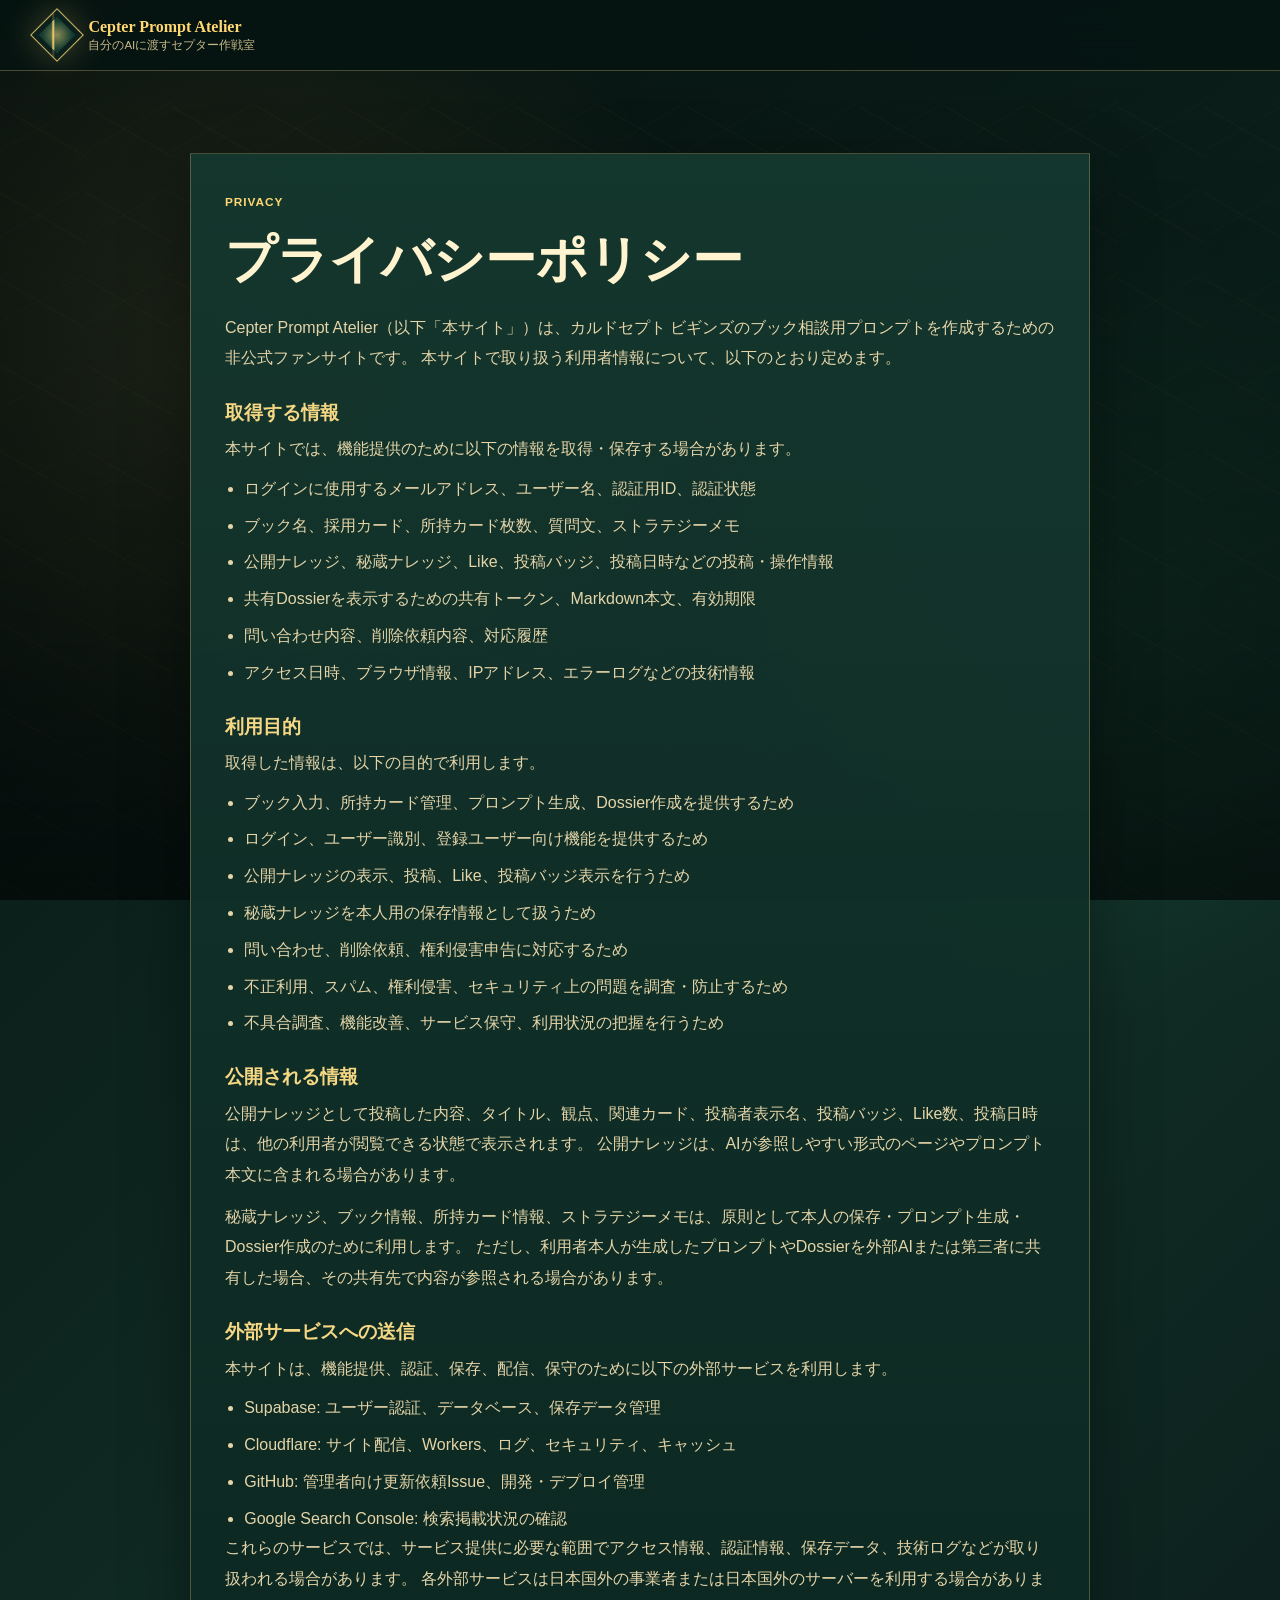
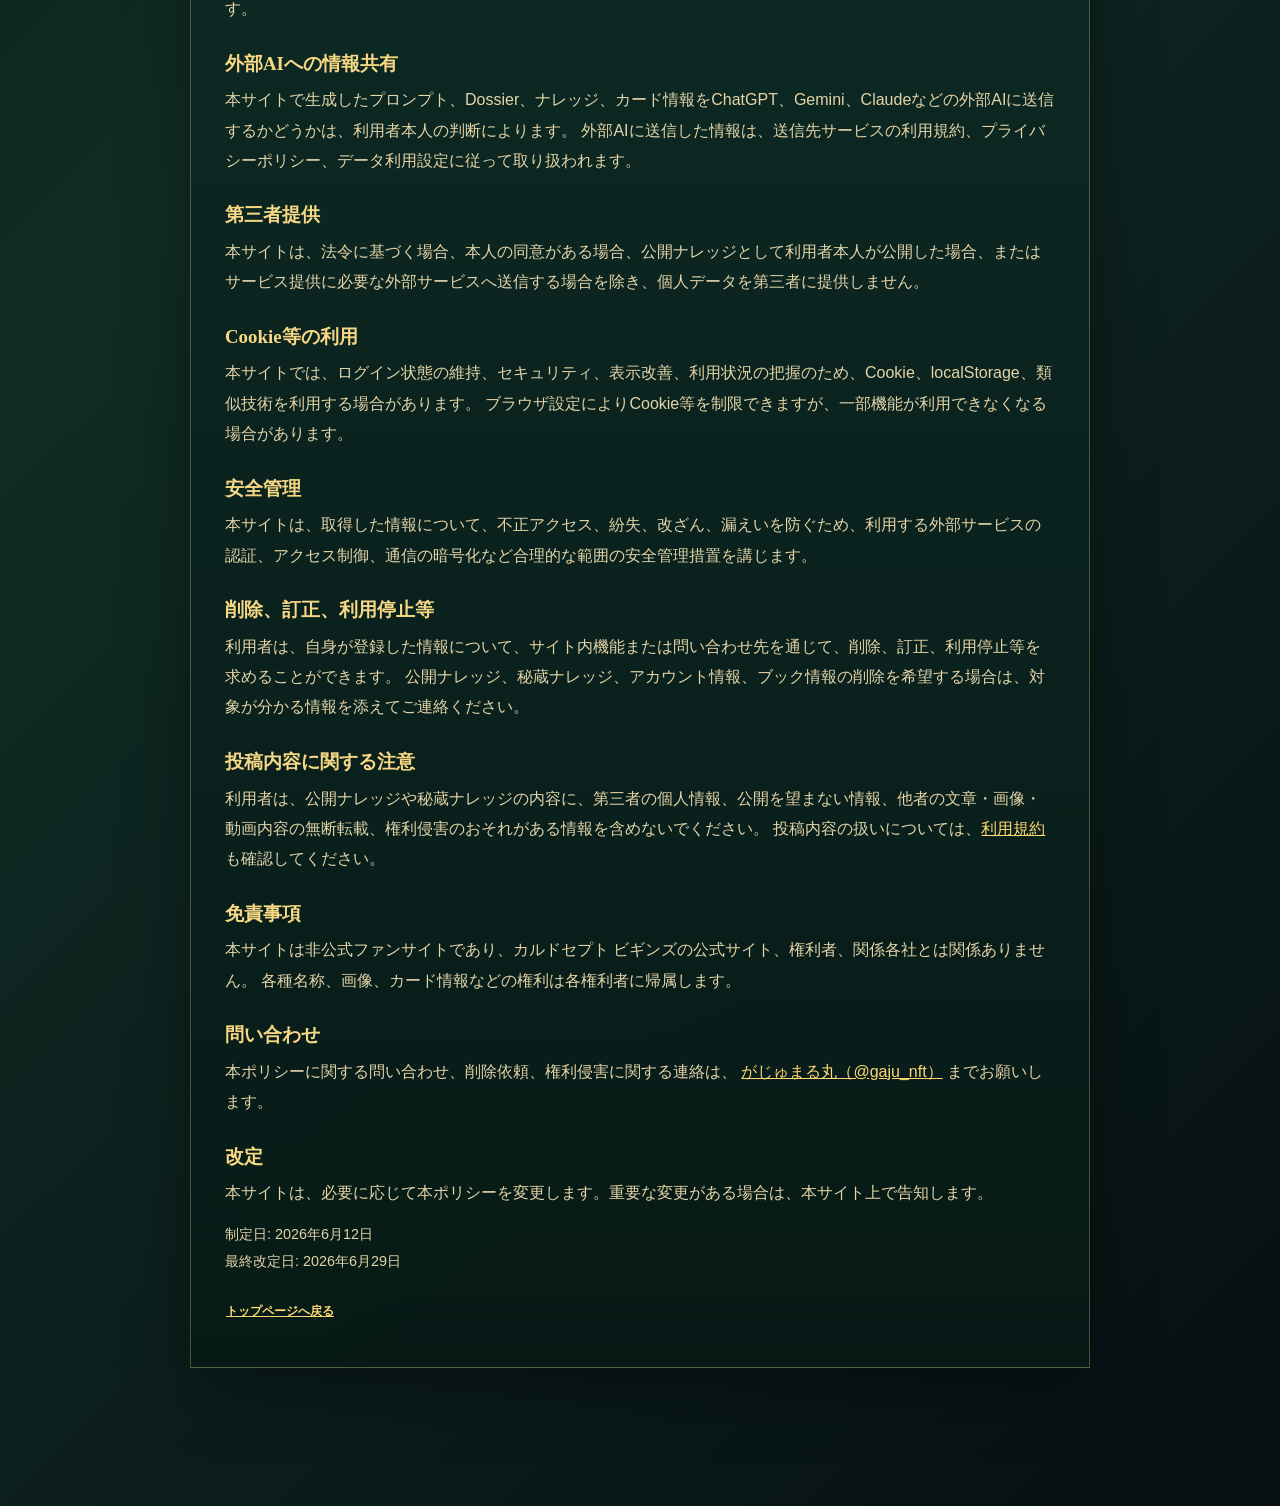
<file: public/privacy.html>
<!doctype html>
<html lang="ja">
  <head>
    <meta charset="utf-8" />
    <meta name="viewport" content="width=device-width, initial-scale=1" />
    <title>プライバシーポリシー | Cepter Prompt Atelier</title>
    <meta name="description" content="Cepter Prompt Atelierにおける取得情報、利用目的、外部サービス、公開ナレッジ、問い合わせ方法について定めます。" />
    <link rel="canonical" href="https://cepter-atelier.com/privacy.html" />
    <link rel="stylesheet" href="./styles.css?v=20260629-legal" />
  </head>
  <body>
    <div class="page-shell">
      <header class="site-header">
        <a class="brand" href="./" aria-label="トップページへ">
          <span class="brand-mark" aria-hidden="true"></span>
          <span>
            <strong>Cepter Prompt Atelier</strong>
            <small>自分のAIに渡すセプター作戦室</small>
          </span>
        </a>
      </header>

      <main>
        <section class="simple-page legal-page panel">
          <span class="section-kicker">Privacy</span>
          <h1>プライバシーポリシー</h1>
          <p>
            Cepter Prompt Atelier（以下「本サイト」）は、カルドセプト ビギンズのブック相談用プロンプトを作成するための非公式ファンサイトです。
            本サイトで取り扱う利用者情報について、以下のとおり定めます。
          </p>

          <h2>取得する情報</h2>
          <p>本サイトでは、機能提供のために以下の情報を取得・保存する場合があります。</p>
          <ul>
            <li>ログインに使用するメールアドレス、ユーザー名、認証用ID、認証状態</li>
            <li>ブック名、採用カード、所持カード枚数、質問文、ストラテジーメモ</li>
            <li>公開ナレッジ、秘蔵ナレッジ、Like、投稿バッジ、投稿日時などの投稿・操作情報</li>
            <li>共有Dossierを表示するための共有トークン、Markdown本文、有効期限</li>
            <li>問い合わせ内容、削除依頼内容、対応履歴</li>
            <li>アクセス日時、ブラウザ情報、IPアドレス、エラーログなどの技術情報</li>
          </ul>

          <h2>利用目的</h2>
          <p>取得した情報は、以下の目的で利用します。</p>
          <ul>
            <li>ブック入力、所持カード管理、プロンプト生成、Dossier作成を提供するため</li>
            <li>ログイン、ユーザー識別、登録ユーザー向け機能を提供するため</li>
            <li>公開ナレッジの表示、投稿、Like、投稿バッジ表示を行うため</li>
            <li>秘蔵ナレッジを本人用の保存情報として扱うため</li>
            <li>問い合わせ、削除依頼、権利侵害申告に対応するため</li>
            <li>不正利用、スパム、権利侵害、セキュリティ上の問題を調査・防止するため</li>
            <li>不具合調査、機能改善、サービス保守、利用状況の把握を行うため</li>
          </ul>

          <h2>公開される情報</h2>
          <p>
            公開ナレッジとして投稿した内容、タイトル、観点、関連カード、投稿者表示名、投稿バッジ、Like数、投稿日時は、他の利用者が閲覧できる状態で表示されます。
            公開ナレッジは、AIが参照しやすい形式のページやプロンプト本文に含まれる場合があります。
          </p>
          <p>
            秘蔵ナレッジ、ブック情報、所持カード情報、ストラテジーメモは、原則として本人の保存・プロンプト生成・Dossier作成のために利用します。
            ただし、利用者本人が生成したプロンプトやDossierを外部AIまたは第三者に共有した場合、その共有先で内容が参照される場合があります。
          </p>

          <h2>外部サービスへの送信</h2>
          <p>本サイトは、機能提供、認証、保存、配信、保守のために以下の外部サービスを利用します。</p>
          <ul>
            <li>Supabase: ユーザー認証、データベース、保存データ管理</li>
            <li>Cloudflare: サイト配信、Workers、ログ、セキュリティ、キャッシュ</li>
            <li>GitHub: 管理者向け更新依頼Issue、開発・デプロイ管理</li>
            <li>Google Search Console: 検索掲載状況の確認</li>
          </ul>
          <p>
            これらのサービスでは、サービス提供に必要な範囲でアクセス情報、認証情報、保存データ、技術ログなどが取り扱われる場合があります。
            各外部サービスは日本国外の事業者または日本国外のサーバーを利用する場合があります。
          </p>

          <h2>外部AIへの情報共有</h2>
          <p>
            本サイトで生成したプロンプト、Dossier、ナレッジ、カード情報をChatGPT、Gemini、Claudeなどの外部AIに送信するかどうかは、利用者本人の判断によります。
            外部AIに送信した情報は、送信先サービスの利用規約、プライバシーポリシー、データ利用設定に従って取り扱われます。
          </p>

          <h2>第三者提供</h2>
          <p>
            本サイトは、法令に基づく場合、本人の同意がある場合、公開ナレッジとして利用者本人が公開した場合、またはサービス提供に必要な外部サービスへ送信する場合を除き、個人データを第三者に提供しません。
          </p>

          <h2>Cookie等の利用</h2>
          <p>
            本サイトでは、ログイン状態の維持、セキュリティ、表示改善、利用状況の把握のため、Cookie、localStorage、類似技術を利用する場合があります。
            ブラウザ設定によりCookie等を制限できますが、一部機能が利用できなくなる場合があります。
          </p>

          <h2>安全管理</h2>
          <p>
            本サイトは、取得した情報について、不正アクセス、紛失、改ざん、漏えいを防ぐため、利用する外部サービスの認証、アクセス制御、通信の暗号化など合理的な範囲の安全管理措置を講じます。
          </p>

          <h2>削除、訂正、利用停止等</h2>
          <p>
            利用者は、自身が登録した情報について、サイト内機能または問い合わせ先を通じて、削除、訂正、利用停止等を求めることができます。
            公開ナレッジ、秘蔵ナレッジ、アカウント情報、ブック情報の削除を希望する場合は、対象が分かる情報を添えてご連絡ください。
          </p>

          <h2>投稿内容に関する注意</h2>
          <p>
            利用者は、公開ナレッジや秘蔵ナレッジの内容に、第三者の個人情報、公開を望まない情報、他者の文章・画像・動画内容の無断転載、権利侵害のおそれがある情報を含めないでください。
            投稿内容の扱いについては、<a href="./terms.html">利用規約</a>も確認してください。
          </p>

          <h2>免責事項</h2>
          <p>
            本サイトは非公式ファンサイトであり、カルドセプト ビギンズの公式サイト、権利者、関係各社とは関係ありません。
            各種名称、画像、カード情報などの権利は各権利者に帰属します。
          </p>

          <h2>問い合わせ</h2>
          <p>
            本ポリシーに関する問い合わせ、削除依頼、権利侵害に関する連絡は、
            <a href="https://x.com/gaju_nft" target="_blank" rel="noreferrer">がじゅまる丸（@gaju_nft）</a>
            までお願いします。
          </p>

          <h2>改定</h2>
          <p>
            本サイトは、必要に応じて本ポリシーを変更します。重要な変更がある場合は、本サイト上で告知します。
          </p>

          <p class="hint">制定日: 2026年6月12日<br />最終改定日: 2026年6月29日</p>
          <p><a class="text-button" href="./">トップページへ戻る</a></p>
        </section>
      </main>
    </div>
  </body>
</html>
</file>
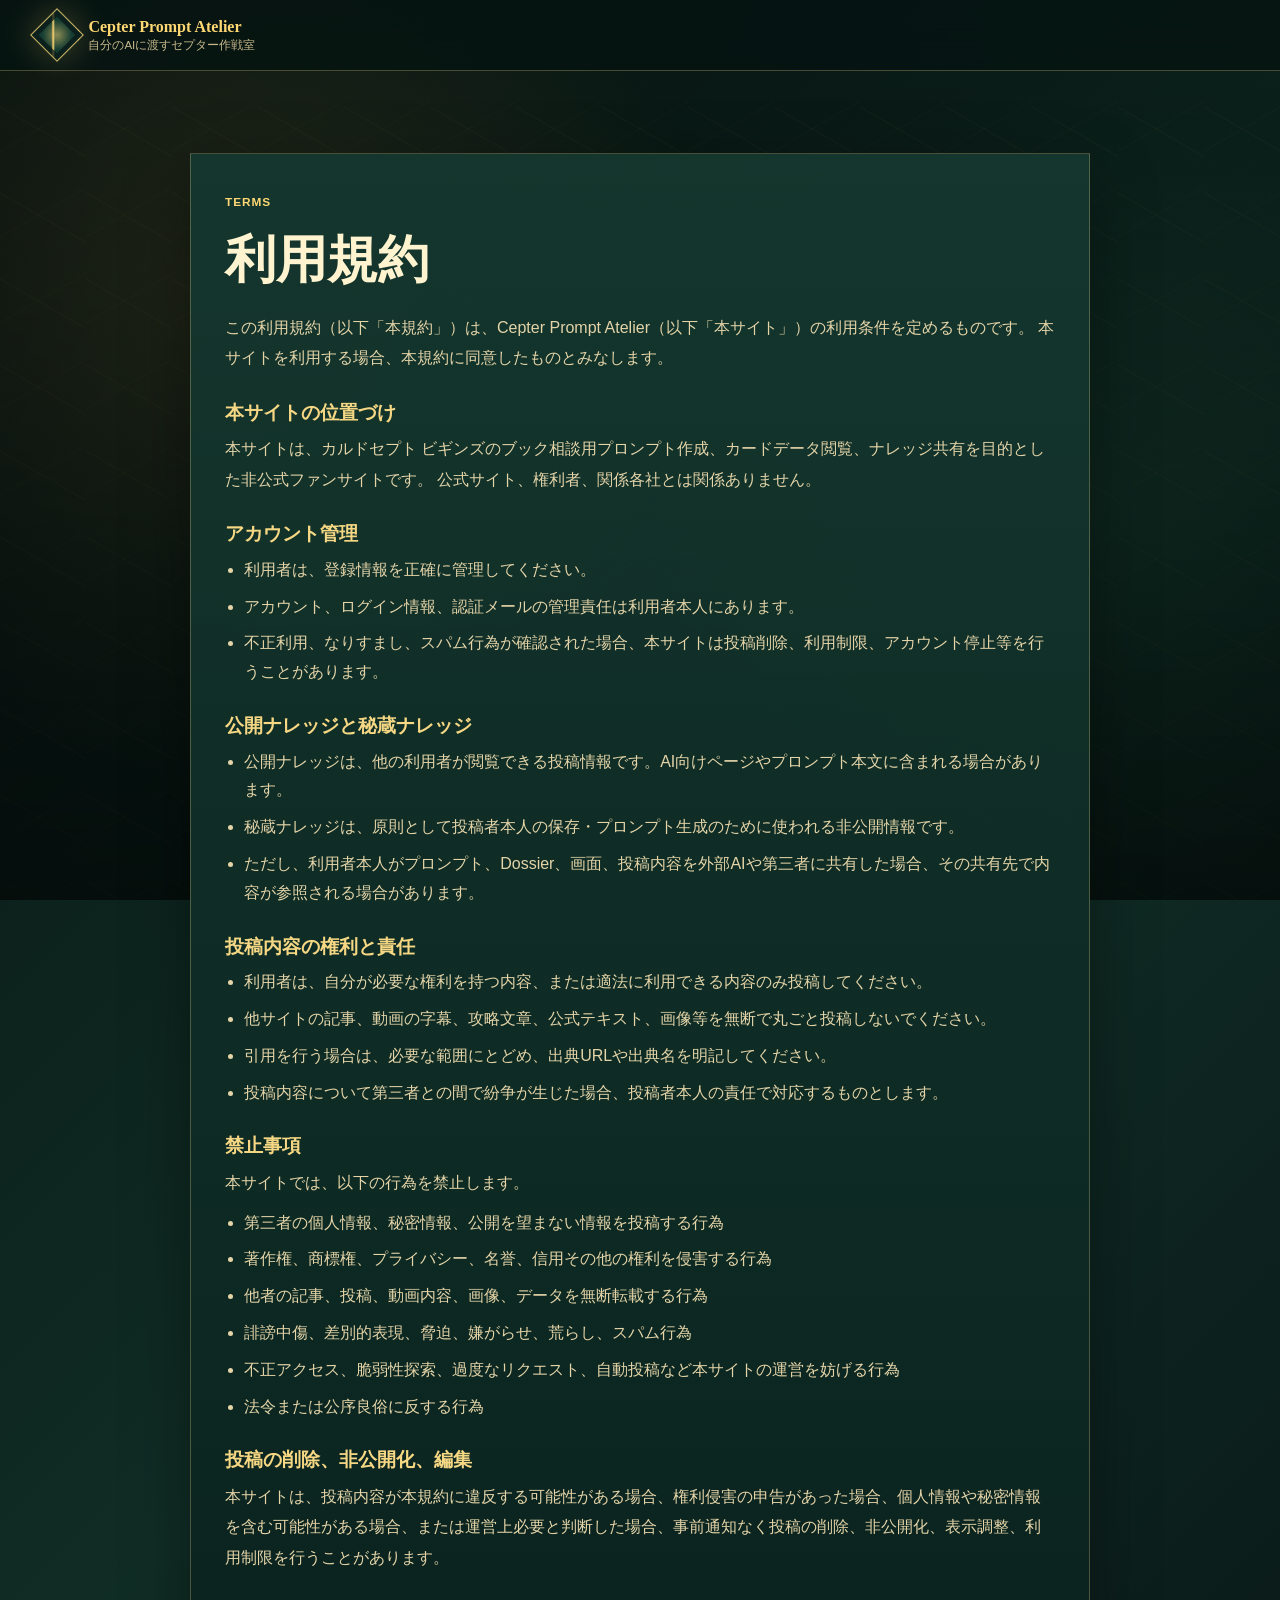
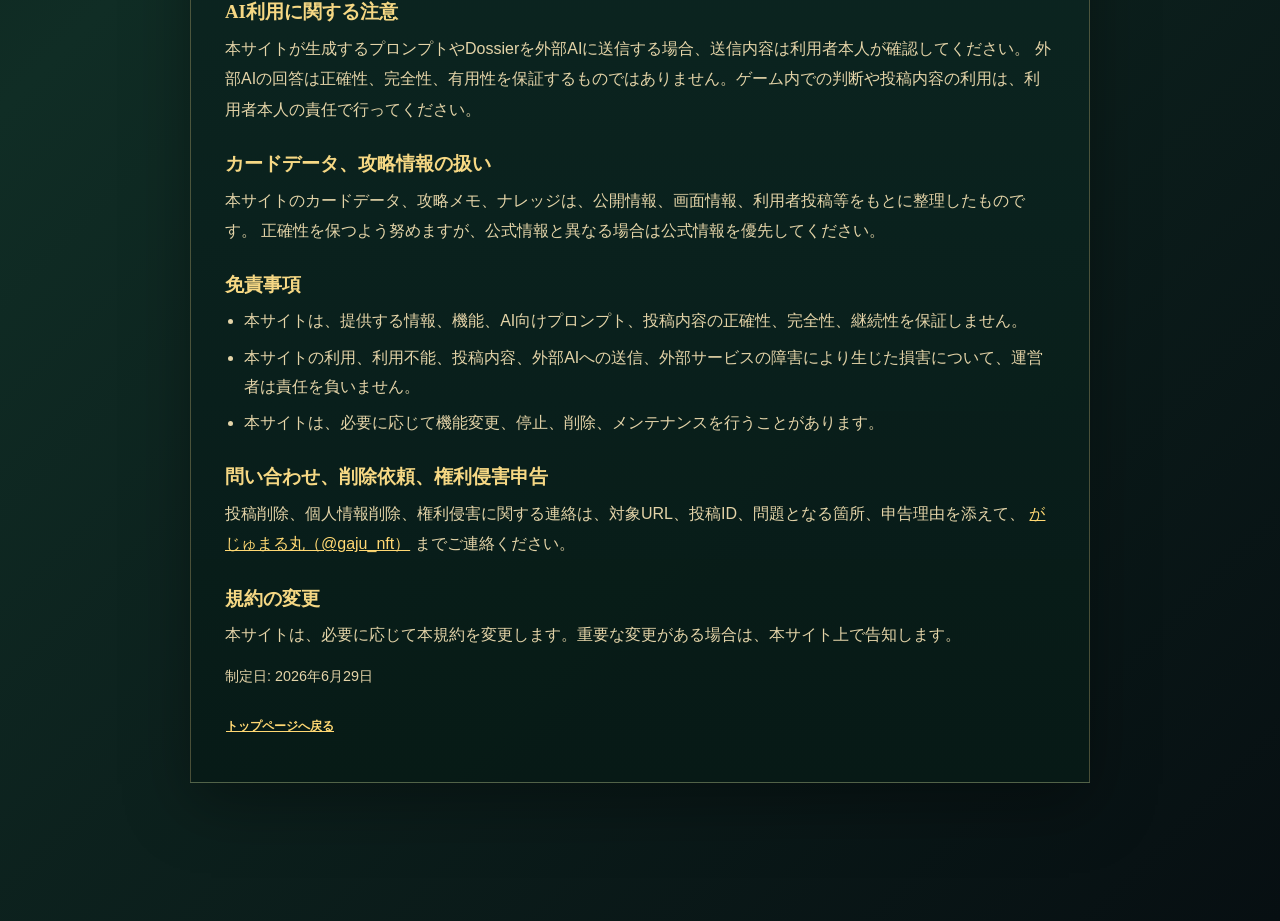
<file: public/terms.html>
<!doctype html>
<html lang="ja">
  <head>
    <meta charset="utf-8" />
    <meta name="viewport" content="width=device-width, initial-scale=1" />
    <title>利用規約 | Cepter Prompt Atelier</title>
    <meta name="description" content="Cepter Prompt Atelierの利用条件、投稿ルール、禁止事項、削除対応、免責事項を定めます。" />
    <link rel="canonical" href="https://cepter-atelier.com/terms.html" />
    <link rel="stylesheet" href="./styles.css?v=20260629-legal" />
  </head>
  <body>
    <div class="page-shell">
      <header class="site-header">
        <a class="brand" href="./" aria-label="トップページへ">
          <span class="brand-mark" aria-hidden="true"></span>
          <span>
            <strong>Cepter Prompt Atelier</strong>
            <small>自分のAIに渡すセプター作戦室</small>
          </span>
        </a>
      </header>

      <main>
        <section class="simple-page legal-page panel">
          <span class="section-kicker">Terms</span>
          <h1>利用規約</h1>
          <p>
            この利用規約（以下「本規約」）は、Cepter Prompt Atelier（以下「本サイト」）の利用条件を定めるものです。
            本サイトを利用する場合、本規約に同意したものとみなします。
          </p>

          <h2>本サイトの位置づけ</h2>
          <p>
            本サイトは、カルドセプト ビギンズのブック相談用プロンプト作成、カードデータ閲覧、ナレッジ共有を目的とした非公式ファンサイトです。
            公式サイト、権利者、関係各社とは関係ありません。
          </p>

          <h2>アカウント管理</h2>
          <ul>
            <li>利用者は、登録情報を正確に管理してください。</li>
            <li>アカウント、ログイン情報、認証メールの管理責任は利用者本人にあります。</li>
            <li>不正利用、なりすまし、スパム行為が確認された場合、本サイトは投稿削除、利用制限、アカウント停止等を行うことがあります。</li>
          </ul>

          <h2>公開ナレッジと秘蔵ナレッジ</h2>
          <ul>
            <li>公開ナレッジは、他の利用者が閲覧できる投稿情報です。AI向けページやプロンプト本文に含まれる場合があります。</li>
            <li>秘蔵ナレッジは、原則として投稿者本人の保存・プロンプト生成のために使われる非公開情報です。</li>
            <li>ただし、利用者本人がプロンプト、Dossier、画面、投稿内容を外部AIや第三者に共有した場合、その共有先で内容が参照される場合があります。</li>
          </ul>

          <h2>投稿内容の権利と責任</h2>
          <ul>
            <li>利用者は、自分が必要な権利を持つ内容、または適法に利用できる内容のみ投稿してください。</li>
            <li>他サイトの記事、動画の字幕、攻略文章、公式テキスト、画像等を無断で丸ごと投稿しないでください。</li>
            <li>引用を行う場合は、必要な範囲にとどめ、出典URLや出典名を明記してください。</li>
            <li>投稿内容について第三者との間で紛争が生じた場合、投稿者本人の責任で対応するものとします。</li>
          </ul>

          <h2>禁止事項</h2>
          <p>本サイトでは、以下の行為を禁止します。</p>
          <ul>
            <li>第三者の個人情報、秘密情報、公開を望まない情報を投稿する行為</li>
            <li>著作権、商標権、プライバシー、名誉、信用その他の権利を侵害する行為</li>
            <li>他者の記事、投稿、動画内容、画像、データを無断転載する行為</li>
            <li>誹謗中傷、差別的表現、脅迫、嫌がらせ、荒らし、スパム行為</li>
            <li>不正アクセス、脆弱性探索、過度なリクエスト、自動投稿など本サイトの運営を妨げる行為</li>
            <li>法令または公序良俗に反する行為</li>
          </ul>

          <h2>投稿の削除、非公開化、編集</h2>
          <p>
            本サイトは、投稿内容が本規約に違反する可能性がある場合、権利侵害の申告があった場合、個人情報や秘密情報を含む可能性がある場合、または運営上必要と判断した場合、事前通知なく投稿の削除、非公開化、表示調整、利用制限を行うことがあります。
          </p>

          <h2>AI利用に関する注意</h2>
          <p>
            本サイトが生成するプロンプトやDossierを外部AIに送信する場合、送信内容は利用者本人が確認してください。
            外部AIの回答は正確性、完全性、有用性を保証するものではありません。ゲーム内での判断や投稿内容の利用は、利用者本人の責任で行ってください。
          </p>

          <h2>カードデータ、攻略情報の扱い</h2>
          <p>
            本サイトのカードデータ、攻略メモ、ナレッジは、公開情報、画面情報、利用者投稿等をもとに整理したものです。
            正確性を保つよう努めますが、公式情報と異なる場合は公式情報を優先してください。
          </p>

          <h2>免責事項</h2>
          <ul>
            <li>本サイトは、提供する情報、機能、AI向けプロンプト、投稿内容の正確性、完全性、継続性を保証しません。</li>
            <li>本サイトの利用、利用不能、投稿内容、外部AIへの送信、外部サービスの障害により生じた損害について、運営者は責任を負いません。</li>
            <li>本サイトは、必要に応じて機能変更、停止、削除、メンテナンスを行うことがあります。</li>
          </ul>

          <h2>問い合わせ、削除依頼、権利侵害申告</h2>
          <p>
            投稿削除、個人情報削除、権利侵害に関する連絡は、対象URL、投稿ID、問題となる箇所、申告理由を添えて、
            <a href="https://x.com/gaju_nft" target="_blank" rel="noreferrer">がじゅまる丸（@gaju_nft）</a>
            までご連絡ください。
          </p>

          <h2>規約の変更</h2>
          <p>
            本サイトは、必要に応じて本規約を変更します。重要な変更がある場合は、本サイト上で告知します。
          </p>

          <p class="hint">制定日: 2026年6月29日</p>
          <p><a class="text-button" href="./">トップページへ戻る</a></p>
        </section>
      </main>
    </div>
  </body>
</html>
</file>
<file: public/styles.css>
:root {
  color-scheme: dark;
  --ink: #f6edd2;
  --muted: #c7b98c;
  --paper: #f3dfad;
  --paper-ink: #332613;
  --gold: #d8ad4e;
  --gold-bright: #ffd873;
  --green: #123c32;
  --green-deep: #071b19;
  --green-soft: #1f5a47;
  --red: #7d2e24;
  --blue: #234a68;
  --line: rgba(244, 214, 139, 0.28);
  --panel: rgba(11, 35, 31, 0.78);
  --shadow: 0 22px 60px rgba(0, 0, 0, 0.34);
  font-family:
    "Hiragino Mincho ProN", "Yu Mincho", "YuMincho", "Noto Serif JP",
    Georgia, serif;
}

* {
  box-sizing: border-box;
}

html {
  scroll-behavior: smooth;
}

body {
  min-width: 320px;
  margin: 0;
  overflow-x: hidden;
  color: var(--ink);
  background:
    radial-gradient(circle at 18% 12%, rgba(216, 173, 78, 0.16), transparent 30rem),
    radial-gradient(circle at 86% 20%, rgba(42, 114, 84, 0.22), transparent 25rem),
    linear-gradient(135deg, #081412 0%, #102d25 45%, #070f12 100%);
}

body::before {
  position: fixed;
  inset: 0;
  z-index: -2;
  content: "";
  opacity: 0.24;
  background-image:
    linear-gradient(30deg, transparent 47%, rgba(255, 218, 115, 0.18) 48%, transparent 49%),
    linear-gradient(150deg, transparent 47%, rgba(255, 218, 115, 0.12) 48%, transparent 49%);
  background-size: 86px 86px;
}

body::after {
  position: fixed;
  inset: 0;
  z-index: -1;
  pointer-events: none;
  content: "";
  background: linear-gradient(180deg, rgba(0, 0, 0, 0.16), rgba(0, 0, 0, 0.58));
}

a {
  color: inherit;
}

button,
input,
select,
textarea {
  font: inherit;
}

.page-shell {
  width: min(1440px, 100%);
  margin: 0 auto;
  padding: 20px clamp(16px, 3vw, 40px) 56px;
}

.site-header {
  position: sticky;
  top: 0;
  z-index: 30;
  display: flex;
  align-items: center;
  justify-content: space-between;
  gap: 18px;
  margin: -20px calc(clamp(16px, 3vw, 40px) * -1) 18px;
  padding: 16px max(300px, clamp(16px, 3vw, 40px)) 16px clamp(16px, 3vw, 40px);
  border-bottom: 1px solid var(--line);
  background: rgba(5, 20, 18, 0.82);
  backdrop-filter: blur(16px);
}

.user-area {
  position: fixed;
  top: 10px;
  right: 64px;
  z-index: 40;
  display: flex;
  align-items: center;
  justify-content: flex-end;
  gap: 6px;
  min-width: 124px;
}

.user-login-button,
.user-logout-button,
.menu-toggle,
.site-menu button,
.site-menu a,
.text-button {
  border: 1px solid rgba(244, 214, 139, 0.28);
  color: var(--gold-bright);
  background: rgba(5, 18, 16, 0.62);
  font-family: "Hiragino Sans", "Yu Gothic", sans-serif;
  font-size: 0.78rem;
  font-weight: 700;
  cursor: pointer;
}

.user-login-button,
.user-logout-button {
  min-height: 34px;
  padding: 0 12px;
  white-space: nowrap;
}

.user-logout-button {
  min-width: 88px;
  color: var(--muted);
}

@media (max-width: 760px) {
  .user-name {
    display: none;
  }

  .user-logout-button {
    min-width: 82px;
    padding: 0 10px;
  }
}

.user-name {
  max-width: 140px;
  padding: 8px 12px;
  border: 1px solid rgba(244, 214, 139, 0.24);
  color: var(--gold-bright);
  background: rgba(5, 18, 16, 0.46);
  font-family: "Hiragino Sans", "Yu Gothic", sans-serif;
  font-size: 0.82rem;
  font-weight: 700;
  overflow: hidden;
  text-overflow: ellipsis;
  white-space: nowrap;
}

.menu-toggle {
  position: fixed;
  top: 10px;
  right: 12px;
  z-index: 42;
  display: grid;
  place-items: center;
  width: 40px;
  height: 34px;
  padding: 7px 9px;
}

.menu-toggle span {
  display: block;
  width: 100%;
  height: 2px;
  background: var(--gold-bright);
}

.site-menu {
  position: fixed;
  top: 52px;
  right: 12px;
  z-index: 42;
  display: grid;
  width: min(260px, calc(100vw - 24px));
  padding: 8px;
  border: 1px solid rgba(244, 214, 139, 0.28);
  background: rgba(5, 18, 16, 0.96);
  box-shadow: 0 16px 34px rgba(0, 0, 0, 0.34);
}

.site-menu[hidden] {
  display: none;
}

.site-menu button,
.site-menu a {
  display: inline-flex;
  align-items: center;
  gap: 10px;
  min-height: 40px;
  padding: 0 12px;
  border-color: transparent;
  color: var(--ink);
  text-align: left;
  text-decoration: none;
}

.site-menu button img {
  width: 20px;
  height: 20px;
  object-fit: contain;
  flex: 0 0 auto;
}

.menu-brand-mark {
  position: relative;
  flex: 0 0 auto;
  width: 20px;
  height: 20px;
  border: 1px solid rgba(255, 216, 115, 0.78);
  background:
    linear-gradient(45deg, transparent 40%, rgba(255, 216, 115, 0.88) 41% 44%, transparent 45%),
    radial-gradient(circle, rgba(255, 216, 115, 0.5), transparent 58%),
    #143c31;
  box-shadow: inset 0 0 0 3px rgba(8, 22, 20, 0.72), 0 0 18px rgba(255, 216, 115, 0.2);
  transform: rotate(45deg);
}

.site-menu button:hover,
.site-menu a:hover {
  border-color: rgba(255, 216, 115, 0.48);
  color: var(--gold-bright);
  background: rgba(216, 173, 78, 0.1);
}

.brand {
  display: flex;
  align-items: center;
  gap: 12px;
  min-width: 0;
  text-decoration: none;
}

.brand > span:last-child {
  min-width: 0;
}

.brand-mark {
  width: 38px;
  height: 38px;
  border: 1px solid rgba(255, 216, 115, 0.78);
  background:
    linear-gradient(45deg, transparent 40%, rgba(255, 216, 115, 0.88) 41% 44%, transparent 45%),
    radial-gradient(circle, rgba(255, 216, 115, 0.5), transparent 58%),
    #143c31;
  box-shadow: inset 0 0 0 5px rgba(8, 22, 20, 0.72), 0 0 30px rgba(255, 216, 115, 0.24);
  transform: rotate(45deg);
}

.brand strong {
  display: block;
  color: var(--gold-bright);
  font-size: 1rem;
  letter-spacing: 0;
  overflow: hidden;
  text-overflow: ellipsis;
  white-space: nowrap;
}

.brand small {
  display: block;
  margin-top: 2px;
  color: var(--muted);
  font-family: "Hiragino Sans", "Yu Gothic", sans-serif;
  font-size: 0.72rem;
}

.top-nav {
  display: flex;
  flex-wrap: wrap;
  gap: 6px;
  justify-content: flex-end;
  font-family: "Hiragino Sans", "Yu Gothic", sans-serif;
}

.top-nav a {
  padding: 8px 10px;
  border: 1px solid transparent;
  color: var(--muted);
  font-size: 0.78rem;
  text-decoration: none;
  text-transform: uppercase;
}

.top-nav a:hover {
  border-color: var(--line);
  color: var(--gold-bright);
  background: rgba(216, 173, 78, 0.08);
}

.mobile-work-tabs {
  display: none;
}

.apply-book-button {
  position: fixed;
  right: 16px;
  bottom: calc(82px + env(safe-area-inset-bottom));
  z-index: 36;
  min-height: 46px;
  padding: 0 18px;
  border: 1px solid rgba(255, 216, 115, 0.82);
  color: #271a07;
  background: linear-gradient(180deg, #ffdf7f, #c9932d);
  box-shadow: 0 16px 34px rgba(0, 0, 0, 0.34);
  font-family: "Hiragino Sans", "Yu Gothic", sans-serif;
  font-size: 0.86rem;
  font-weight: 800;
  cursor: pointer;
}

.apply-book-button[hidden] {
  display: none;
}

.apply-book-button.is-pending {
  animation: applyPulse 1.1s ease-in-out infinite;
}

@keyframes applyPulse {
  0%,
  100% {
    transform: translateY(0);
    box-shadow: 0 12px 26px rgba(0, 0, 0, 0.28);
  }
  50% {
    transform: translateY(-2px);
    box-shadow: 0 0 0 4px rgba(255, 216, 115, 0.18), 0 18px 34px rgba(0, 0, 0, 0.34);
  }
}

body:not(.screen-app) [data-app-content] {
  display: none !important;
}

body:not(.screen-app) .apply-book-button {
  display: none !important;
}

[data-screen][hidden] {
  display: none !important;
}

body.screen-app [data-screen] {
  display: none !important;
}

.landing-page {
  display: grid;
  grid-template-columns: minmax(0, 1.08fr) minmax(300px, 0.64fr);
  gap: clamp(22px, 4vw, 54px);
  align-items: center;
  min-height: min(720px, calc(100dvh - 92px));
  padding: clamp(36px, 6vw, 82px) 0;
}

.landing-side {
  display: grid;
  gap: 14px;
}

.landing-copy {
  min-width: 0;
}

.landing-copy h1,
.register-page h1 {
  margin: 12px 0 18px;
  color: #fff4cf;
  font-size: clamp(2.3rem, 5vw, 4.6rem);
  line-height: 1.16;
  letter-spacing: 0;
  text-wrap: balance;
  overflow-wrap: normal;
}

.landing-title span {
  display: block;
  white-space: nowrap;
}

.landing-title span:first-child {
  font-size: clamp(1.7rem, 3.4vw, 3rem);
}

.landing-title span:last-child {
  font-size: clamp(1.85rem, 3.5vw, 3.25rem);
}

.register-page h1 {
  font-size: clamp(2rem, 4vw, 3.4rem);
}

.landing-copy p,
.register-page p,
.landing-steps p {
  margin: 0;
  color: #e4d4a8;
  font-family: "Hiragino Sans", "Yu Gothic", sans-serif;
  font-size: 0.98rem;
  line-height: 1.9;
  overflow-wrap: anywhere;
}

.landing-actions {
  display: flex;
  flex-wrap: wrap;
  gap: 12px;
  margin-top: 28px;
}

.landing-actions .button {
  min-width: 160px;
}

.site-disclaimer {
  margin: 18px 0 0;
  padding: 12px 14px;
  border: 1px solid rgba(244, 214, 139, 0.18);
  color: var(--muted);
  background: rgba(5, 18, 16, 0.4);
  font-size: 0.82rem;
  line-height: 1.8;
}

.landing-process,
.landing-knowledge,
.feature-compare {
  border: 1px solid rgba(244, 214, 139, 0.24);
  background:
    linear-gradient(140deg, rgba(18, 60, 50, 0.62), rgba(4, 18, 17, 0.82)),
    rgba(5, 20, 18, 0.54);
}

.landing-process,
.landing-knowledge {
  padding: 16px;
}

.landing-process h2,
.landing-knowledge h2,
.feature-compare h2 {
  margin: 0 0 12px;
  color: #fff1c8;
  font-size: 1.15rem;
}

.landing-steps {
  display: grid;
  gap: 12px;
}

.landing-steps article {
  min-height: 142px;
  padding: 18px;
  border: 1px solid rgba(244, 214, 139, 0.24);
  background: rgba(5, 18, 16, 0.46);
}

.landing-steps span {
  display: inline-flex;
  align-items: center;
  justify-content: center;
  width: 34px;
  height: 34px;
  margin-bottom: 12px;
  color: #271a07;
  background: linear-gradient(180deg, #ffdf7f, #c9932d);
  font-weight: 800;
}

.landing-steps strong {
  display: block;
  margin-bottom: 8px;
  color: #fff1c8;
  font-size: 1.24rem;
}

.feature-compare {
  grid-column: 1 / -1;
  padding: 16px;
  overflow-x: auto;
}

.feature-compare table {
  width: 100%;
  min-width: 520px;
  border-collapse: collapse;
  color: var(--ink);
  font-family: "Hiragino Sans", "Yu Gothic", sans-serif;
  font-size: 0.86rem;
}

.feature-compare th,
.feature-compare td {
  padding: 10px;
  border: 1px solid rgba(244, 214, 139, 0.18);
  text-align: left;
}

.feature-compare th {
  color: var(--gold-bright);
  background: rgba(216, 173, 78, 0.1);
}

.register-page,
.login-page,
.simple-page {
  width: min(720px, 100%);
  margin: clamp(34px, 7vw, 82px) auto;
  padding: clamp(20px, 4vw, 34px);
}

.simple-page h1 {
  margin: 10px 0 18px;
  color: #fff4cf;
  font-size: clamp(2rem, 4vw, 3.4rem);
}

.simple-page p {
  margin: 0;
  color: #e4d4a8;
  font-family: "Hiragino Sans", "Yu Gothic", sans-serif;
  line-height: 1.9;
}

.simple-page p + p {
  margin-top: 12px;
}

.simple-page a {
  color: var(--gold-bright);
}

.legal-page {
  width: min(900px, 100%);
}

.legal-page h2 {
  margin: 28px 0 10px;
  color: #f6d884;
  font-size: 1.18rem;
}

.legal-page ul {
  display: grid;
  gap: 8px;
  margin: 10px 0 0;
  padding-left: 1.2em;
  color: #e4d4a8;
  font-family: "Hiragino Sans", "Yu Gothic", sans-serif;
  line-height: 1.8;
}

.knowledge-legal-note {
  margin-top: -4px;
}

.related-site-section {
  margin-top: 22px;
}

.related-site-section h2 {
  margin: 0 0 10px;
  color: #f6d884;
  font-size: 1.12rem;
}

.related-site-section ul {
  display: grid;
  gap: 8px;
  margin: 0;
  padding-left: 1.2em;
  color: #e4d4a8;
  line-height: 1.8;
}

.registration-form {
  margin-top: 18px;
}

.text-button {
  display: inline-flex;
  min-height: 34px;
  margin-top: 12px;
  padding: 0;
  border-color: transparent;
  background: transparent;
}

body:not(.is-registered) [data-registered-only] {
  display: none !important;
}

.hero {
  display: grid;
  grid-template-columns: minmax(0, 1.02fr) minmax(320px, 0.98fr);
  gap: clamp(24px, 4vw, 64px);
  align-items: center;
  min-height: min(720px, calc(100vh - 92px));
  padding: clamp(28px, 5vw, 70px) 0 clamp(44px, 7vw, 86px);
}

.compact-hero {
  min-height: min(620px, calc(100vh - 92px));
}

.hero-copy {
  max-width: 760px;
}

.eyebrow,
.section-kicker {
  display: inline-flex;
  align-items: center;
  min-height: 28px;
  max-width: 100%;
  color: var(--gold-bright);
  font-family: "Hiragino Sans", "Yu Gothic", sans-serif;
  font-size: 0.74rem;
  font-weight: 700;
  letter-spacing: 0.08em;
  text-transform: uppercase;
  overflow-wrap: anywhere;
}

.hero h1 {
  margin: 12px 0 18px;
  color: #fff4cf;
  font-size: clamp(2.5rem, 7vw, 5.8rem);
  line-height: 1.05;
  letter-spacing: 0;
  text-wrap: balance;
  text-shadow: 0 12px 42px rgba(0, 0, 0, 0.4);
}

.hero p {
  max-width: 680px;
  margin: 0;
  color: #e4d4a8;
  font-size: clamp(1rem, 1.6vw, 1.18rem);
  line-height: 1.9;
}

.hero-actions,
.prompt-actions {
  display: flex;
  flex-wrap: wrap;
  gap: 12px;
  margin-top: 26px;
}

.button {
  display: inline-flex;
  align-items: center;
  justify-content: center;
  min-height: 44px;
  padding: 0 18px;
  border: 1px solid var(--line);
  color: var(--ink);
  background: rgba(6, 22, 19, 0.72);
  box-shadow: 0 12px 28px rgba(0, 0, 0, 0.22);
  font-family: "Hiragino Sans", "Yu Gothic", sans-serif;
  font-size: 0.88rem;
  font-weight: 700;
  text-decoration: none;
  cursor: pointer;
}

.button.primary {
  border-color: rgba(255, 216, 115, 0.72);
  color: #271a07;
  background: linear-gradient(180deg, #ffdf7f, #c9932d);
}

.button.secondary:hover,
.chip:hover {
  border-color: rgba(255, 216, 115, 0.62);
  color: var(--gold-bright);
}

.hero-board {
  position: relative;
  min-height: 520px;
  border: 1px solid rgba(255, 216, 115, 0.24);
  overflow: hidden;
  background:
    linear-gradient(140deg, rgba(18, 60, 50, 0.78), rgba(4, 18, 17, 0.92)),
    repeating-linear-gradient(90deg, transparent 0 18px, rgba(255, 216, 115, 0.05) 18px 19px);
  box-shadow: var(--shadow);
}

.flow-board {
  display: grid;
  gap: 16px;
  padding: clamp(18px, 3vw, 34px);
  border: 1px solid rgba(255, 216, 115, 0.24);
  background:
    linear-gradient(140deg, rgba(18, 60, 50, 0.78), rgba(4, 18, 17, 0.92)),
    repeating-linear-gradient(90deg, transparent 0 18px, rgba(255, 216, 115, 0.05) 18px 19px);
  box-shadow: var(--shadow);
}

.flow-step {
  display: grid;
  grid-template-columns: 58px 1fr;
  gap: 6px 16px;
  align-items: center;
  min-height: 124px;
  padding: 18px;
  border: 1px solid rgba(244, 214, 139, 0.24);
  background: rgba(5, 18, 16, 0.48);
}

.flow-step span {
  grid-row: span 2;
  color: var(--gold-bright);
  font-size: 2rem;
}

.flow-step strong {
  color: #fff1c8;
  font-size: 1.4rem;
}

.flow-step small {
  color: var(--muted);
  font-family: "Hiragino Sans", "Yu Gothic", sans-serif;
  font-size: 0.86rem;
  line-height: 1.7;
}

.hero-board::before {
  position: absolute;
  inset: 24px;
  content: "";
  border: 1px solid rgba(255, 216, 115, 0.2);
  background:
    linear-gradient(90deg, transparent 49%, rgba(255, 216, 115, 0.16) 50%, transparent 51%),
    linear-gradient(0deg, transparent 49%, rgba(255, 216, 115, 0.1) 50%, transparent 51%);
  background-size: 82px 82px;
}

.rune-ring {
  position: absolute;
  right: 12%;
  bottom: 10%;
  width: min(60vw, 380px);
  aspect-ratio: 1;
  border: 2px solid rgba(255, 216, 115, 0.38);
  border-radius: 50%;
  box-shadow:
    inset 0 0 0 18px rgba(255, 216, 115, 0.05),
    inset 0 0 0 42px rgba(17, 70, 55, 0.24),
    0 0 70px rgba(216, 173, 78, 0.26);
}

.rune-ring::after {
  position: absolute;
  inset: 68px;
  content: "";
  border: 1px dashed rgba(255, 216, 115, 0.48);
  border-radius: 50%;
}

.floating-card {
  position: absolute;
  width: 170px;
  min-height: 235px;
  padding: 16px;
  border: 1px solid rgba(255, 216, 115, 0.55);
  color: var(--paper-ink);
  background:
    linear-gradient(180deg, rgba(255, 251, 223, 0.92), rgba(231, 198, 126, 0.92)),
    var(--paper);
  box-shadow: 0 24px 38px rgba(0, 0, 0, 0.36);
}

.floating-card::before {
  display: block;
  height: 106px;
  margin-bottom: 14px;
  content: "";
  border: 1px solid rgba(65, 42, 15, 0.24);
  background:
    radial-gradient(circle at 50% 42%, rgba(255, 255, 255, 0.4), transparent 26px),
    linear-gradient(135deg, rgba(32, 96, 72, 0.92), rgba(101, 58, 28, 0.82));
}

.floating-card.creature {
  top: 64px;
  left: 42px;
  transform: rotate(-8deg);
}

.floating-card.spell {
  right: 52px;
  top: 120px;
  transform: rotate(7deg);
}

.floating-card.item {
  left: 35%;
  bottom: 50px;
  transform: rotate(-2deg);
}

.floating-card span,
.floating-card small {
  display: block;
  font-family: "Hiragino Sans", "Yu Gothic", sans-serif;
  font-size: 0.72rem;
}

.floating-card strong {
  display: block;
  margin: 6px 0;
  font-size: 1rem;
}

.ai-brief,
.workspace,
.prompt-lab,
.mypage-grid,
.reference-strip,
.lp-guide {
  margin-top: 28px;
}

.ai-brief {
  display: grid;
  grid-template-columns: minmax(240px, 0.72fr) minmax(0, 1fr);
  gap: 24px;
  align-items: center;
  padding: 26px;
  border-top: 1px solid var(--line);
  border-bottom: 1px solid var(--line);
  background: rgba(5, 20, 18, 0.44);
}

h2 {
  margin: 4px 0 0;
  color: #fff1c8;
  font-size: clamp(1.35rem, 2.2vw, 2.05rem);
  line-height: 1.2;
  letter-spacing: 0;
}

.ai-brief p,
.share-panel p,
.hint {
  margin: 0;
  color: var(--muted);
  font-family: "Hiragino Sans", "Yu Gothic", sans-serif;
  font-size: 0.9rem;
  line-height: 1.8;
}

.workspace {
  display: grid;
  grid-template-columns: minmax(0, 1fr) minmax(300px, 380px);
  gap: 18px;
  align-items: start;
}

.reference-strip {
  display: grid;
  grid-template-columns: repeat(3, 1fr);
  gap: 14px;
}

.reference-strip a {
  min-height: 128px;
  padding: 18px;
  border: 1px solid rgba(244, 214, 139, 0.24);
  background: rgba(5, 20, 18, 0.62);
  text-decoration: none;
}

.reference-strip a:hover {
  border-color: rgba(255, 216, 115, 0.62);
  background: rgba(216, 173, 78, 0.1);
}

.reference-strip span,
.source-note {
  color: var(--gold-bright);
  font-family: "Hiragino Sans", "Yu Gothic", sans-serif;
  font-size: 0.72rem;
  font-weight: 700;
  letter-spacing: 0.08em;
  text-transform: uppercase;
}

.reference-strip strong {
  display: block;
  margin: 10px 0 8px;
  color: #fff1c8;
  font-size: 1.3rem;
}

.reference-strip small {
  color: var(--muted);
  font-family: "Hiragino Sans", "Yu Gothic", sans-serif;
  line-height: 1.7;
}

.lp-guide {
  display: grid;
  grid-template-columns: minmax(280px, 0.72fr) minmax(0, 1fr);
  gap: 18px;
  align-items: stretch;
  min-width: 0;
  padding: 24px;
  border: 1px solid rgba(244, 214, 139, 0.24);
  background:
    linear-gradient(135deg, rgba(18, 60, 50, 0.72), rgba(5, 18, 16, 0.82)),
    rgba(5, 20, 18, 0.54);
}

.lp-guide-copy p,
.lp-guide-steps p {
  margin: 12px 0 0;
  color: var(--muted);
  font-family: "Hiragino Sans", "Yu Gothic", sans-serif;
  font-size: 0.9rem;
  line-height: 1.85;
  overflow-wrap: anywhere;
}

.lp-guide-copy,
.lp-guide-steps,
.lp-guide-steps article,
.lp-guide h2 {
  min-width: 0;
  overflow-wrap: anywhere;
  word-break: break-all;
}

.lp-guide-steps {
  display: grid;
  grid-template-columns: repeat(3, minmax(0, 1fr));
  gap: 12px;
}

.lp-guide-steps article {
  min-height: 166px;
  padding: 16px;
  border: 1px solid rgba(244, 214, 139, 0.22);
  background: rgba(5, 18, 16, 0.46);
}

.lp-guide-steps span {
  display: inline-flex;
  align-items: center;
  justify-content: center;
  width: 32px;
  height: 32px;
  margin-bottom: 12px;
  color: #271a07;
  background: linear-gradient(180deg, #ffdf7f, #c9932d);
  font-weight: 800;
}

.lp-guide-steps strong {
  display: block;
  color: #fff1c8;
  font-size: 1.08rem;
}

.mypage-grid {
  display: grid;
  grid-template-columns: minmax(300px, 380px) minmax(0, 1fr);
  gap: 18px;
  align-items: stretch;
}

.profile-panel {
  padding: clamp(18px, 2.3vw, 28px);
}

.side-stack {
  display: grid;
  gap: 18px;
}

.panel {
  border: 1px solid var(--line);
  background:
    linear-gradient(180deg, rgba(22, 60, 50, 0.8), rgba(7, 25, 22, 0.86)),
    var(--panel);
  box-shadow: var(--shadow);
}

.card-library,
.summary-panel,
.side-stack .panel,
.prompt-inputs .panel,
.prompt-output,
.share-context-panel {
  padding: clamp(18px, 2.3vw, 28px);
}

.panel-head {
  display: flex;
  gap: 16px;
  align-items: flex-start;
  justify-content: space-between;
  margin-bottom: 18px;
}

.filters {
  display: flex;
  flex-wrap: wrap;
  gap: 8px;
  justify-content: flex-end;
}

.search-tools {
  align-items: center;
}

.category-tabs {
  position: sticky;
  top: 68px;
  z-index: 11;
  display: flex;
  flex-wrap: wrap;
  align-items: center;
  gap: 6px;
  margin: 18px 0 14px;
  padding: 8px;
  border: 1px solid rgba(244, 214, 139, 0.2);
  background: rgba(5, 18, 16, 0.95);
  backdrop-filter: blur(12px);
}

.card-sticky-book-meter {
  display: grid;
  flex: 0 0 160px;
  gap: 7px;
  min-height: 44px;
  margin: 0 6px 0 0;
  padding: 6px 8px;
  border-right: 1px solid rgba(244, 214, 139, 0.2);
}

.card-sticky-book-meter .meter-label {
  font-size: 0.82rem;
}

.card-sticky-book-meter .meter-track {
  height: 8px;
}

.category-tab {
  display: inline-flex;
  align-items: center;
  gap: 6px;
  min-height: 36px;
  padding: 0 12px;
  border: 1px solid rgba(244, 214, 139, 0.24);
  color: var(--muted);
  background: rgba(5, 18, 16, 0.72);
  font-family: "Hiragino Sans", "Yu Gothic", sans-serif;
  font-size: 0.82rem;
  cursor: pointer;
}

.category-tab img {
  display: inline-flex;
  width: 18px;
  height: 18px;
  object-fit: contain;
  image-rendering: auto;
}

.category-tab:hover,
.category-tab.active {
  border-color: rgba(255, 216, 115, 0.72);
  color: var(--gold-bright);
  background: rgba(216, 173, 78, 0.13);
}

.search-input {
  min-height: 34px;
  width: min(280px, 100%);
  padding: 0 10px;
  border: 1px solid rgba(244, 214, 139, 0.24);
  color: var(--ink);
  background: rgba(5, 18, 16, 0.72);
  outline: none;
}

.source-note {
  margin: -4px 0 18px;
  color: var(--muted);
  letter-spacing: 0;
  text-transform: none;
}

.chip {
  min-height: 34px;
  padding: 0 11px;
  border: 1px solid rgba(244, 214, 139, 0.24);
  color: var(--muted);
  background: rgba(5, 18, 16, 0.62);
  font-family: "Hiragino Sans", "Yu Gothic", sans-serif;
  font-size: 0.78rem;
  cursor: pointer;
}

.chip.active {
  border-color: rgba(255, 216, 115, 0.72);
  color: var(--gold-bright);
  background: rgba(216, 173, 78, 0.13);
}

.card-grid {
  display: block;
}

.game-card {
  display: grid;
  gap: 12px;
  min-height: 252px;
  padding: 12px;
  border: 1px solid rgba(255, 216, 115, 0.24);
  color: var(--paper-ink);
  background: linear-gradient(180deg, #f2dfae, #d0a963);
  box-shadow: 0 16px 32px rgba(0, 0, 0, 0.28);
}

.dense-grid {
  display: block;
}

.card-table-wrap {
  overflow-x: hidden;
  border: 1px solid rgba(244, 214, 139, 0.24);
  background: rgba(5, 18, 16, 0.42);
}

.card-table {
  width: 100%;
  min-width: 0;
  table-layout: fixed;
  border-collapse: collapse;
  color: var(--paper-ink);
  background: linear-gradient(180deg, #f4e6c2, #dcc07b);
  font-family: "Hiragino Sans", "Yu Gothic", sans-serif;
  font-size: 0.8rem;
  line-height: 1.56;
}

.card-table th,
.card-table td {
  padding: 8px 6px;
  border: 1px solid rgba(81, 57, 24, 0.24);
  vertical-align: middle;
  overflow-wrap: anywhere;
}

.card-table th {
  color: #005087;
  background: rgba(255, 255, 255, 0.45);
  font-weight: 700;
  text-align: center;
  white-space: nowrap;
}

.card-table tbody tr:nth-child(even) {
  background: rgba(255, 255, 255, 0.18);
}

.card-table tbody tr:hover {
  background: rgba(255, 248, 194, 0.5);
}

.name-cell {
  min-width: 0;
  color: #0068a8;
  font-weight: 700;
  white-space: normal;
}

.card-table th:nth-child(1),
.card-table td:nth-child(1) {
  width: 13%;
}

.card-table th:nth-child(2),
.card-table td:nth-child(2) {
  width: 4%;
}

.card-table th:nth-child(3),
.card-table td:nth-child(3) {
  width: 6%;
}

.card-table th:nth-child(4),
.card-table td:nth-child(4) {
  width: 6%;
}

.card-table th:nth-child(5),
.card-table td:nth-child(5),
.card-table th:nth-child(6),
.card-table td:nth-child(6) {
  width: 4%;
}

.card-table th:nth-child(7),
.card-table td:nth-child(7),
.card-table th:nth-child(8),
.card-table td:nth-child(8) {
  width: 6%;
}

.card-table th:nth-child(9),
.card-table td:nth-child(9) {
  width: 31%;
}

.card-table th:nth-child(10),
.card-table td:nth-child(10),
.card-table th:nth-child(11),
.card-table td:nth-child(11) {
  width: 10%;
}

.kind-pill {
  display: inline-flex;
  min-width: 34px;
  justify-content: center;
  padding: 3px 6px;
  color: #f8edcf;
  background: rgba(49, 42, 25, 0.78);
  font-weight: 700;
}

.icon-cell,
.cost-cell {
  white-space: nowrap;
  text-align: center;
}

.inline-icon {
  width: 18px;
  height: 18px;
  margin: 0 2px;
  object-fit: contain;
  vertical-align: -4px;
}

.rarity-icon-img {
  width: 22px;
  height: 22px;
}

.number-cell {
  text-align: right;
  font-variant-numeric: tabular-nums;
  font-weight: 700;
}

.effect-cell {
  min-width: 0;
  max-width: none;
  line-height: 1.75;
}

.count-control {
  display: inline-flex;
  align-items: center;
}

.mobile-count-control {
  display: none;
}

.desktop-count-control {
  display: inline-grid;
  grid-template-columns: 26px 36px 26px;
  align-items: center;
  border: 1px solid rgba(111, 96, 48, 0.34);
  background: rgba(255, 250, 228, 0.42);
}

.count-step {
  width: 26px;
  min-height: 30px;
  border: 0;
  border-radius: 0;
  color: var(--paper-ink);
  background: rgba(215, 177, 89, 0.28);
  font-family: inherit;
  font-size: 1rem;
  font-weight: 700;
  line-height: 1;
  cursor: pointer;
}

.count-step:hover,
.count-step:focus-visible {
  background: rgba(215, 177, 89, 0.52);
}

.table-count-number {
  width: 36px;
  min-height: 30px;
  border: 0;
  border-left: 1px solid rgba(111, 96, 48, 0.28);
  border-right: 1px solid rgba(111, 96, 48, 0.28);
  padding: 0 4px;
  color: var(--paper-ink);
  background: rgba(255, 250, 228, 0.76);
  text-align: center;
  font-family: inherit;
  font-weight: 700;
  font-variant-numeric: tabular-nums;
}

.table-count-number::-webkit-outer-spin-button,
.table-count-number::-webkit-inner-spin-button {
  margin: 0;
}

.range-count {
  display: inline-flex;
  align-items: center;
  gap: 8px;
}

.range-count.mobile-count-control {
  display: none;
}

.range-value {
  display: inline-flex;
  align-items: center;
  justify-content: center;
  min-width: 28px;
  min-height: 28px;
  color: var(--paper-ink);
  background: rgba(255, 250, 228, 0.68);
  font-weight: 700;
  font-variant-numeric: tabular-nums;
}

.thumb-slider {
  position: relative;
  width: 120px;
  height: 34px;
  touch-action: none;
}

.thumb-slider-track {
  position: absolute;
  top: 50%;
  right: 0;
  left: 0;
  height: 5px;
  border-radius: 999px;
  background: #2f3338;
  transform: translateY(-50%);
  pointer-events: none;
}

.thumb-slider-thumb {
  position: absolute;
  top: 50%;
  width: 22px;
  height: 22px;
  padding: 0;
  border: 0;
  border-radius: 50%;
  background: #c9932d;
  box-shadow: 0 0 0 2px rgba(111, 96, 48, 0.18);
  transform: translate(-50%, -50%);
  cursor: grab;
  touch-action: none;
}

.thumb-slider-thumb:active {
  cursor: grabbing;
}

.desktop-card-name {
  display: inline;
}

.mobile-card-toggle,
.mobile-card-meta {
  display: none;
}

.database-card {
  min-height: 380px;
}

.game-card[data-type="creature"] .card-art {
  background:
    radial-gradient(circle at 56% 42%, rgba(255, 248, 191, 0.44), transparent 22px),
    linear-gradient(145deg, #4f8e5b, #203f34 55%, #7f5530);
}

.game-card[data-type="spell"] .card-art {
  background:
    radial-gradient(circle at 42% 44%, rgba(255, 255, 255, 0.42), transparent 18px),
    linear-gradient(145deg, #4f83a1, #263b69 58%, #413574);
}

.game-card[data-type="item"] .card-art {
  background:
    radial-gradient(circle at 50% 46%, rgba(255, 246, 171, 0.55), transparent 20px),
    linear-gradient(145deg, #9c7c36, #46351d 58%, #8b3d2f);
}

.neutral-art {
  background:
    radial-gradient(circle at 50% 48%, rgba(255, 248, 191, 0.44), transparent 22px),
    linear-gradient(145deg, #4b815f, #314134 55%, #7b5d31);
}

.card-art {
  position: relative;
  height: 92px;
  border: 1px solid rgba(58, 35, 12, 0.26);
  overflow: hidden;
}

.card-art::before,
.card-art::after {
  position: absolute;
  content: "";
  border: 1px solid rgba(255, 231, 156, 0.38);
}

.card-art::before {
  inset: 18px 50px;
  transform: rotate(45deg);
}

.card-art::after {
  inset: 34px 74px;
  border-radius: 50%;
}

.card-meta {
  display: flex;
  align-items: flex-start;
  justify-content: space-between;
  gap: 10px;
}

.card-meta h3 {
  margin: 0;
  font-size: 1.05rem;
  line-height: 1.25;
}

.type-label {
  padding: 4px 7px;
  color: #f9edc7;
  background: rgba(43, 28, 11, 0.72);
  font-family: "Hiragino Sans", "Yu Gothic", sans-serif;
  font-size: 0.67rem;
  white-space: nowrap;
}

.card-tags {
  display: flex;
  flex-wrap: wrap;
  gap: 6px;
  min-height: 26px;
}

.card-tags span {
  padding: 4px 7px;
  border: 1px solid rgba(66, 43, 16, 0.22);
  background: rgba(255, 246, 210, 0.36);
  font-family: "Hiragino Sans", "Yu Gothic", sans-serif;
  font-size: 0.68rem;
}

.card-spec {
  display: grid;
  grid-template-columns: repeat(4, 1fr);
  gap: 6px;
  margin: 0;
}

.card-spec div {
  padding: 6px;
  background: rgba(255, 246, 210, 0.35);
}

.card-spec dt {
  color: rgba(51, 38, 19, 0.66);
  font-family: "Hiragino Sans", "Yu Gothic", sans-serif;
  font-size: 0.62rem;
}

.card-spec dd {
  margin: 2px 0 0;
  font-family: "Hiragino Sans", "Yu Gothic", sans-serif;
  font-size: 0.74rem;
  font-weight: 700;
}

.effect-text {
  min-height: 72px;
  margin: 0;
  color: rgba(51, 38, 19, 0.9);
  font-family: "Hiragino Sans", "Yu Gothic", sans-serif;
  font-size: 0.77rem;
  line-height: 1.55;
}

.count-row {
  display: grid;
  grid-template-columns: 1fr 1fr;
  gap: 8px;
  margin-top: auto;
}

.count-field {
  display: grid;
  gap: 4px;
  font-family: "Hiragino Sans", "Yu Gothic", sans-serif;
  font-size: 0.74rem;
}

.count-field input,
.field input,
.field select,
.share-panel input,
textarea {
  width: 100%;
  border: 1px solid rgba(244, 214, 139, 0.28);
  color: var(--ink);
  background: rgba(5, 18, 16, 0.72);
  outline: none;
}

.count-field input {
  min-height: 36px;
  padding: 6px 8px;
  color: var(--paper-ink);
  background: rgba(255, 250, 228, 0.78);
}

.field {
  display: grid;
  gap: 8px;
  margin: 16px 0 18px;
  color: var(--muted);
  font-family: "Hiragino Sans", "Yu Gothic", sans-serif;
  font-size: 0.82rem;
}

.field input,
.field select,
.share-panel input {
  min-height: 42px;
  padding: 0 12px;
}

.knowledge-card-input {
  font-size: 0.92rem;
}

.field select {
  cursor: pointer;
}

textarea {
  display: block;
  resize: vertical;
  min-height: 160px;
  padding: 14px;
  line-height: 1.7;
}

.profile-note {
  margin: 10px 0 0;
  color: #d8c899;
  font-size: 0.86rem;
  line-height: 1.8;
}

.profile-note a {
  color: var(--gold);
  text-decoration-color: rgba(244, 214, 139, 0.55);
  text-underline-offset: 3px;
}

.profile-note a:hover {
  color: #fff1b8;
}

.active-book-chip {
  display: inline-flex;
  align-items: center;
  max-width: 100%;
  min-height: 30px;
  margin: 10px 0 6px;
  padding: 0 10px;
  border: 1px solid rgba(244, 214, 139, 0.2);
  color: var(--muted);
  background: rgba(5, 18, 16, 0.42);
  font-family: "Hiragino Sans", "Yu Gothic", sans-serif;
  font-size: 0.78rem;
}

.active-book-chip strong {
  margin-left: 6px;
  color: var(--gold-bright);
  overflow-wrap: anywhere;
}

.strategy-copy-tools {
  display: grid;
  grid-template-columns: minmax(0, 1fr) auto;
  gap: 10px;
  align-items: end;
  margin: 10px 0 14px;
  padding: 12px;
  border: 1px solid rgba(244, 214, 139, 0.18);
  background: rgba(5, 18, 16, 0.34);
}

.strategy-copy-tools .field {
  margin: 0;
}

.knowledge-reference-field {
  margin-top: 12px;
}

.book-actions {
  display: flex;
  flex-wrap: wrap;
  gap: 10px;
  margin: 14px 0 6px;
}

.book-editor {
  margin-top: 14px;
  padding: 0;
  border: 0;
  background: transparent;
}

.book-editor-divider {
  height: 5px;
  margin: 8px 0 10px;
  background: var(--gold-bright);
  box-shadow: 0 0 14px rgba(255, 216, 115, 0.28);
}

.book-select-row {
  display: grid;
  grid-template-columns: minmax(0, 1fr) 44px;
  gap: 8px;
  align-items: stretch;
}

.delete-book-button {
  min-height: 42px;
  border: 1px solid rgba(244, 214, 139, 0.28);
  color: var(--gold-bright);
  background: rgba(5, 18, 16, 0.72);
  cursor: pointer;
}

.delete-book-button:hover:not(:disabled) {
  border-color: rgba(255, 216, 115, 0.72);
  background: rgba(216, 173, 78, 0.13);
}

.delete-book-button:disabled {
  opacity: 0.42;
  cursor: not-allowed;
}

.book-register-open {
  width: 100%;
  margin-top: 10px;
}

.book-registration {
  margin-top: 10px;
}

.book-actions .button {
  min-height: 40px;
  padding: 10px 14px;
}

.book-status {
  min-height: 1.4em;
  margin: 0 0 12px;
}

.book-meter {
  display: grid;
  gap: 8px;
}

.meter-label {
  display: flex;
  justify-content: space-between;
  gap: 14px;
  color: var(--muted);
  font-family: "Hiragino Sans", "Yu Gothic", sans-serif;
  font-size: 0.84rem;
}

.meter-label strong {
  color: var(--gold-bright);
  transition:
    color 160ms ease,
    font-size 160ms ease;
}

.meter-label strong.book-count-ok {
  color: #85e070;
  font-size: 1.08rem;
  font-weight: 800;
}

.meter-label strong.book-count-over {
  color: #ff6b5f;
  font-size: 1.08rem;
  font-weight: 800;
}

.meter-track {
  height: 10px;
  overflow: hidden;
  border: 1px solid rgba(255, 216, 115, 0.28);
  background: rgba(5, 18, 16, 0.72);
}

.meter-track span {
  display: block;
  width: 0;
  height: 100%;
  background: linear-gradient(90deg, #6aa36f, var(--gold-bright));
  transition:
    width 180ms ease,
    background 180ms ease;
}

.meter-track span.meter-over {
  background: linear-gradient(90deg, #ffb15f, #ff5c5c);
}

.stat-grid {
  display: grid;
  grid-template-columns: repeat(3, 1fr);
  gap: 8px;
  margin-top: 16px;
}

.stat-grid div {
  min-height: 76px;
  padding: 10px;
  border: 1px solid rgba(244, 214, 139, 0.2);
  background: rgba(5, 18, 16, 0.42);
}

.stat-grid span {
  display: block;
  color: var(--muted);
  font-family: "Hiragino Sans", "Yu Gothic", sans-serif;
  font-size: 0.72rem;
}

.stat-grid strong {
  display: block;
  margin-top: 8px;
  color: var(--gold-bright);
  font-size: 1.4rem;
}

.book-breakdown {
  margin-top: 18px;
  padding: 0;
  overflow: hidden;
  border: 1px solid rgba(244, 214, 139, 0.24);
  color: var(--ink);
  background: rgba(5, 18, 16, 0.56);
  font-family: "Hiragino Sans", "Yu Gothic", sans-serif;
  box-shadow: inset 0 0 0 1px rgba(255, 216, 115, 0.05);
}

.book-panel-title {
  padding: 7px 10px;
  color: var(--gold-bright);
  background: rgba(216, 173, 78, 0.14);
  font-weight: 700;
}

.book-line {
  display: flex;
  align-items: center;
  justify-content: space-between;
  gap: 12px;
  min-height: 30px;
  padding: 3px 10px;
  border-bottom: 1px solid rgba(244, 214, 139, 0.14);
  font-size: 0.92rem;
  line-height: 1.45;
}

.book-line span {
  display: inline-flex;
  align-items: center;
  gap: 7px;
}

.book-line i {
  display: inline-flex;
  width: 20px;
  height: 20px;
  align-items: center;
  justify-content: center;
  font-style: normal;
}

.book-line i .inline-icon {
  margin: 0;
}

.book-line strong {
  color: var(--gold-bright);
  font-size: 1rem;
  font-variant-numeric: tabular-nums;
  white-space: nowrap;
}

.book-total {
  color: #fff1c8;
  background: rgba(255, 216, 115, 0.08);
  font-weight: 700;
}

.book-line-child span {
  padding-left: 24px;
}

.rarity-grid {
  display: grid;
  grid-template-columns: repeat(2, 1fr);
  gap: 0;
  padding: 6px 8px 8px;
}

.rarity-item {
  display: flex;
  align-items: center;
  justify-content: space-between;
  min-height: 30px;
  padding: 2px 6px;
  color: var(--ink);
  font-size: 0.9rem;
}

.rarity-item span {
  display: inline-flex;
  align-items: center;
  justify-content: center;
  width: 24px;
  height: 24px;
  color: #271a07;
  font-weight: 700;
}

.rarity-item .icon-img {
  width: 22px;
  height: 22px;
  object-fit: contain;
}

.rarity-item strong {
  color: var(--gold-bright);
  font-variant-numeric: tabular-nums;
}

.muted-rarity {
  opacity: 0.42;
}

.knowledge-panel {
  position: relative;
  margin-top: 28px;
  padding: clamp(18px, 2.3vw, 28px);
}

.mode-toggle {
  display: inline-flex;
  align-items: center;
  gap: 8px;
  min-height: 38px;
  padding: 0 12px;
  border: 1px solid rgba(244, 214, 139, 0.24);
  color: var(--muted);
  background: rgba(5, 18, 16, 0.62);
  font-family: "Hiragino Sans", "Yu Gothic", sans-serif;
  font-size: 0.78rem;
  cursor: pointer;
}

.dev-mode-toggle {
  opacity: 0.72;
  font-size: 0.72rem;
}

.required-mark {
  color: #ffdf7f;
  font-size: 0.9em;
}

.knowledge-layout {
  display: block;
}

.knowledge-form {
  position: relative;
  display: none;
  padding: 14px;
  border: 1px solid rgba(244, 214, 139, 0.2);
  background: rgba(5, 18, 16, 0.36);
}

.knowledge-form-close {
  position: absolute;
  top: 10px;
  right: 10px;
  width: 34px;
  height: 34px;
  border: 1px solid rgba(244, 214, 139, 0.24);
  color: var(--gold-bright);
  background: rgba(5, 18, 16, 0.74);
  font-size: 1.1rem;
  font-weight: 800;
  cursor: pointer;
}

.knowledge-panel.compose-open .knowledge-form {
  display: block;
}

.knowledge-panel.compose-open .knowledge-board {
  display: none;
}

.related-card-fields {
  display: grid;
  grid-template-columns: repeat(3, 1fr);
  gap: 10px;
}

.knowledge-form .button {
  width: 100%;
}

.badge-guide {
  display: grid;
  gap: 10px;
  margin: 0 0 14px;
  padding: 12px;
  border: 1px solid rgba(244, 214, 139, 0.2);
  color: var(--muted);
  background: rgba(5, 18, 16, 0.42);
  font-family: "Hiragino Sans", "Yu Gothic", sans-serif;
  font-size: 0.8rem;
  line-height: 1.6;
}

.badge-guide strong {
  display: block;
  margin-bottom: 2px;
  color: var(--gold-bright);
}

.badge-guide p {
  margin: 0;
}

.badge-scale {
  display: flex;
  flex-wrap: wrap;
  gap: 8px;
  align-items: center;
}

.badge-scale span,
.badge-current {
  display: inline-flex;
  align-items: center;
  gap: 6px;
}

.knowledge-public-id {
  display: inline-flex;
  align-items: center;
  min-height: 26px;
  padding: 0 8px;
  border: 1px solid rgba(244, 214, 139, 0.24);
  color: var(--gold-bright);
  background: rgba(5, 18, 16, 0.62);
  font-family: "Hiragino Sans", "Yu Gothic", sans-serif;
  font-size: 0.7rem;
  font-weight: 700;
}

.knowledge-tools {
  display: flex;
  flex-wrap: wrap;
  gap: 8px;
  align-items: center;
  margin-bottom: 12px;
}

.knowledge-list {
  display: grid;
  gap: 12px;
}

.knowledge-card {
  padding: 14px;
  border: 1px solid rgba(244, 214, 139, 0.22);
  background: rgba(5, 18, 16, 0.5);
}

.knowledge-card-head {
  display: flex;
  align-items: center;
  justify-content: space-between;
  gap: 10px;
  margin-bottom: 8px;
}

.knowledge-card-actions {
  display: inline-flex;
  flex-wrap: wrap;
  gap: 6px;
  justify-content: flex-end;
}

.knowledge-meta-line {
  display: flex;
  flex-wrap: wrap;
  gap: 6px;
  align-items: center;
}

.knowledge-viewpoint {
  display: inline-flex;
  align-items: center;
  min-height: 26px;
  padding: 0 9px;
  color: #271a07;
  background: linear-gradient(180deg, #ffdf7f, #c9932d);
  font-family: "Hiragino Sans", "Yu Gothic", sans-serif;
  font-size: 0.72rem;
  font-weight: 700;
}

.author-badge,
.private-badge {
  display: inline-flex;
  align-items: center;
  min-height: 26px;
  padding: 0 8px;
  border: 1px solid rgba(244, 214, 139, 0.24);
  color: var(--muted);
  background: rgba(5, 18, 16, 0.62);
  font-family: "Hiragino Sans", "Yu Gothic", sans-serif;
  font-size: 0.7rem;
  font-weight: 700;
}

.author-badge {
  position: relative;
  width: 24px;
  height: 32px;
  min-height: 0;
  padding: 0;
  border: 0;
  background: transparent;
}

.author-badge::before,
.author-badge::after {
  position: absolute;
  content: "";
}

.author-badge::before {
  top: 0;
  left: 0;
  width: 24px;
  height: 24px;
  border-radius: 50%;
  background: var(--badge-bg);
  box-shadow:
    inset 0 0 0 3px rgba(255, 255, 255, 0.2),
    0 0 0 1px rgba(244, 214, 139, 0.22);
}

.author-badge::after {
  bottom: 0;
  left: 5px;
  width: 14px;
  height: 13px;
  content: "";
  background: var(--badge-bg);
  clip-path: polygon(0 0, 48% 28%, 100% 0, 78% 100%, 50% 78%, 22% 100%);
}

.badge-green {
  --badge-bg: linear-gradient(180deg, #72d38c, #22924f);
}

.badge-blue {
  --badge-bg: linear-gradient(180deg, #b8e7ff, #5aa9dc);
}

.badge-purple {
  --badge-bg: linear-gradient(180deg, #d6b8ff, #8d55cf);
}

.badge-red {
  --badge-bg: linear-gradient(180deg, #ffb2a7, #d84e4a);
}

.badge-gold {
  --badge-bg: linear-gradient(180deg, #ffdf7f, #c9932d);
}

.private-badge {
  color: #c7d7ff;
  border-color: rgba(150, 178, 255, 0.28);
}

.like-button {
  min-height: 30px;
  padding: 0 10px;
  border: 1px solid rgba(244, 214, 139, 0.24);
  color: var(--muted);
  background: rgba(5, 18, 16, 0.74);
  font-family: "Hiragino Sans", "Yu Gothic", sans-serif;
  font-size: 0.78rem;
  cursor: pointer;
}

.reference-knowledge-button {
  min-height: 30px;
  padding: 0 10px;
  border: 1px solid rgba(244, 214, 139, 0.34);
  color: var(--gold-bright);
  background: rgba(9, 34, 29, 0.72);
  font-family: "Hiragino Sans", "Yu Gothic", sans-serif;
  font-size: 0.78rem;
  font-weight: 800;
  cursor: pointer;
}

.reference-knowledge-button.selected {
  border-color: rgba(104, 205, 141, 0.62);
  color: #b9f0c7;
  background: rgba(23, 78, 49, 0.54);
}

.delete-knowledge-button {
  min-height: 30px;
  padding: 0 10px;
  border: 1px solid rgba(244, 214, 139, 0.24);
  color: #ffd1c8;
  background: rgba(96, 28, 20, 0.34);
  font-family: "Hiragino Sans", "Yu Gothic", sans-serif;
  font-size: 0.76rem;
  cursor: pointer;
}

.like-button.liked {
  border-color: rgba(255, 216, 115, 0.72);
  color: var(--gold-bright);
  background: rgba(216, 173, 78, 0.14);
}

.knowledge-card h3 {
  margin: 0 0 8px;
  color: #fff1c8;
  font-size: 1.08rem;
  line-height: 1.35;
}

.knowledge-date {
  display: block;
  margin: -2px 0 8px;
  color: var(--muted);
  font-family: "Hiragino Sans", "Yu Gothic", sans-serif;
  font-size: 0.72rem;
}

.knowledge-card p {
  margin: 0;
  color: #e4d4a8;
  font-family: "Hiragino Sans", "Yu Gothic", sans-serif;
  font-size: 0.88rem;
  line-height: 1.75;
}

.knowledge-related {
  display: flex;
  flex-wrap: wrap;
  gap: 6px;
  margin-top: 12px;
}

.knowledge-related span {
  padding: 4px 8px;
  border: 1px solid rgba(244, 214, 139, 0.18);
  color: var(--muted);
  background: rgba(216, 173, 78, 0.08);
  font-family: "Hiragino Sans", "Yu Gothic", sans-serif;
  font-size: 0.72rem;
}

.empty-state {
  margin: 0;
  padding: 18px;
  border: 1px solid rgba(244, 214, 139, 0.2);
  color: var(--muted);
  background: rgba(5, 18, 16, 0.42);
  font-family: "Hiragino Sans", "Yu Gothic", sans-serif;
}

.knowledge-compose-button {
  position: fixed;
  right: 18px;
  bottom: calc(88px + env(safe-area-inset-bottom));
  z-index: 35;
  display: none;
  align-items: center;
  justify-content: center;
  width: 54px;
  height: 54px;
  border: 1px solid rgba(255, 216, 115, 0.72);
  border-radius: 50%;
  color: #271a07;
  background: linear-gradient(180deg, #ffdf7f, #c9932d);
  box-shadow: 0 16px 34px rgba(0, 0, 0, 0.34);
  font-size: 1.28rem;
  font-weight: 800;
  cursor: pointer;
}

.knowledge-panel.knowledge-registered .knowledge-compose-button {
  display: inline-flex;
}

.prompt-lab {
  display: grid;
  gap: 18px;
}

.prompt-inputs {
  display: grid;
  grid-template-columns: minmax(0, 1fr);
  gap: 18px;
}

.share-panel {
  display: grid;
  align-content: start;
  gap: 14px;
}

.prompt-output textarea {
  display: block;
  width: 100%;
  min-height: 360px;
  max-height: 560px;
  margin: 18px 0 0;
  padding: 18px;
  overflow: auto;
  border: 1px solid rgba(244, 214, 139, 0.26);
  color: #f9efd1;
  background: rgba(4, 13, 12, 0.78);
  font-family: Consolas, "SFMono-Regular", "Hiragino Sans", monospace;
  font-size: 0.88rem;
  line-height: 1.7;
  white-space: pre-wrap;
  resize: vertical;
}

.prompt-output textarea[hidden] {
  display: none;
}

.share-body {
  background:
    radial-gradient(circle at 18% 12%, rgba(216, 173, 78, 0.14), transparent 30rem),
    linear-gradient(135deg, #081412 0%, #102d25 45%, #070f12 100%);
}

.share-shell {
  width: min(1120px, 100%);
  margin: 0 auto;
  padding: 24px clamp(14px, 3vw, 40px) 56px;
}

.share-header {
  display: flex;
  align-items: center;
  justify-content: space-between;
  gap: 16px;
  margin-bottom: 22px;
}

.limited-badge {
  padding: 8px 12px;
  border: 1px solid rgba(255, 216, 115, 0.34);
  color: var(--gold-bright);
  background: rgba(5, 18, 16, 0.62);
  font-family: "Hiragino Sans", "Yu Gothic", sans-serif;
  font-size: 0.75rem;
  text-transform: uppercase;
}

.share-context-panel h1 {
  margin: 8px 0 18px;
  color: #fff1c8;
  font-size: clamp(1.7rem, 4vw, 3.2rem);
  line-height: 1.15;
}

.share-context-panel pre {
  min-height: 70vh;
  margin: 0;
  padding: 18px;
  overflow: auto;
  border: 1px solid rgba(244, 214, 139, 0.26);
  color: #f9efd1;
  background: rgba(4, 13, 12, 0.78);
  font-family: Consolas, "SFMono-Regular", "Hiragino Sans", monospace;
  font-size: 0.9rem;
  line-height: 1.75;
  white-space: pre-wrap;
}

@media (max-width: 980px) {
  .site-header,
  .workspace,
  .prompt-inputs,
  .ai-brief,
  .hero,
  .landing-page,
  .lp-guide,
  .mypage-grid,
  .reference-strip,
  .knowledge-layout {
    grid-template-columns: 1fr;
  }

  .lp-guide-steps {
    grid-template-columns: 1fr;
  }

  .site-header {
    display: grid;
    grid-template-columns: minmax(0, 1fr) max-content;
    justify-items: start;
  }

  .top-nav {
    grid-column: 1 / -1;
    justify-content: flex-start;
  }

  .user-area {
    justify-self: end;
    min-width: 0;
  }

  .hero {
    min-height: auto;
  }

  .landing-page {
    min-height: auto;
  }

  .hero-board {
    min-height: 430px;
  }
}

@media (max-width: 760px) {
  body {
    padding-bottom: calc(78px + env(safe-area-inset-bottom));
  }

  body:not(.screen-app) {
    padding-bottom: 0;
  }

  body.screen-knowledge {
    padding-bottom: calc(78px + env(safe-area-inset-bottom));
  }

  .page-shell {
    width: 100%;
    max-width: 100%;
    overflow-x: clip;
    padding: 0 10px 24px;
  }

  .site-header {
    position: sticky;
    top: 0;
    z-index: 20;
    margin: 0 -10px 10px;
    padding: 10px 112px 10px 12px;
  }

  .brand {
    gap: 9px;
  }

  .user-area {
    left: auto;
    right: 58px;
    width: 84px;
    min-width: 0;
  }

  .user-login-button {
    width: 84px;
    padding: 0;
  }

  .menu-toggle {
    left: auto;
    right: 12px;
  }

  .site-menu {
    left: auto;
    right: 12px;
  }

  .user-name {
    max-width: 84px;
    padding: 8px 6px;
  }

  .brand-mark {
    width: 30px;
    height: 30px;
  }

  .brand strong {
    font-size: 0.92rem;
  }

  .brand small,
  .top-nav,
  .hero,
  .ai-brief,
  .reference-strip {
    display: none;
  }

  .mobile-work-tabs {
    position: fixed;
    right: 0;
    bottom: 0;
    left: 0;
    z-index: 30;
    display: grid;
    grid-template-columns: repeat(5, 1fr);
    gap: 6px;
    padding: 8px 10px calc(8px + env(safe-area-inset-bottom));
    border-top: 1px solid rgba(244, 214, 139, 0.28);
    background: rgba(5, 18, 16, 0.92);
    backdrop-filter: blur(16px);
  }

  body.screen-knowledge .mobile-work-tabs {
    display: grid !important;
  }

  .mobile-work-tab {
    display: grid;
    place-items: center;
    min-width: 0;
    min-height: 46px;
    padding: 0 1px;
    border: 1px solid rgba(244, 214, 139, 0.22);
    color: var(--muted);
    background: rgba(5, 18, 16, 0.74);
    font-family: "Hiragino Sans", "Yu Gothic", sans-serif;
    font-size: clamp(0.52rem, 2.35vw, 0.68rem);
    font-weight: 600;
    letter-spacing: 0;
    white-space: nowrap;
    line-height: 1;
  }

  .mobile-work-tab.active {
    border-color: rgba(255, 216, 115, 0.72);
    color: #271a07;
    background: linear-gradient(180deg, #ffdf7f, #c9932d);
  }

  .mypage-grid,
  .prompt-lab,
  .prompt-inputs {
    display: contents;
  }

  body.mobile-tabs-ready [data-mobile-pane] {
    display: none;
  }

  body.mobile-tabs-ready [data-mobile-pane].mobile-pane-active {
    display: block;
  }

  .card-grid {
    padding-bottom: 180px;
  }

  .panel,
  .card-library,
  .summary-panel,
  .profile-panel,
  .knowledge-panel,
  .prompt-inputs .panel,
  .prompt-output,
  .share-panel {
    margin: 10px 0;
    padding: 14px;
    box-shadow: none;
  }

  .lp-guide,
  .panel,
  .card-library,
  .summary-panel,
  .profile-panel,
  .knowledge-panel,
  .prompt-output,
  .mobile-work-tabs {
    max-width: 100%;
  }

  .lp-guide {
    display: block;
    margin: 10px 0;
    padding: 14px;
    box-shadow: none;
  }

  .landing-page {
    display: block;
    padding: 22px 0 32px;
  }

  .landing-copy h1,
  .register-page h1 {
    font-size: 1.85rem;
    line-height: 1.22;
  }

  .landing-title span:first-child {
    font-size: clamp(1.08rem, 5.2vw, 1.45rem);
  }

  .landing-title span:last-child {
    font-size: clamp(1.38rem, 6vw, 1.85rem);
  }

  .landing-copy p,
  .register-page p,
  .landing-steps p {
    font-size: 0.9rem;
    line-height: 1.8;
    overflow-wrap: anywhere;
    word-break: break-word;
  }

  .landing-actions {
    display: grid;
    grid-template-columns: 1fr;
    gap: 8px;
    margin-top: 20px;
  }

  .landing-actions .button {
    width: 100%;
    min-width: 0;
  }

  .landing-steps {
    margin-top: 20px;
    gap: 8px;
  }

  .landing-steps article {
    min-height: 0;
    padding: 14px;
    min-width: 0;
  }

  .landing-steps span {
    width: 28px;
    height: 28px;
    margin-bottom: 8px;
  }

  .landing-steps strong {
    font-size: 1.08rem;
  }

  .register-page {
    margin: 10px 0;
    padding: 16px;
  }

  .feature-compare {
    padding: 12px;
    overflow-x: visible;
    min-width: 0;
  }

  .feature-compare table {
    table-layout: fixed;
    min-width: 0;
    font-size: 0.72rem;
  }

  .feature-compare th,
  .feature-compare td {
    padding: 7px 6px;
    overflow-wrap: anywhere;
    word-break: break-all;
  }

  .lp-guide-steps {
    display: block;
    margin-top: 14px;
    gap: 8px;
  }

  .lp-guide-steps article {
    min-height: 0;
    padding: 12px;
  }

  .lp-guide-steps article + article {
    margin-top: 8px;
  }

  .lp-guide-steps span {
    width: 26px;
    height: 26px;
    margin-bottom: 8px;
  }

  h2 {
    font-size: 1.25rem;
    overflow-wrap: anywhere;
  }

  .section-kicker {
    min-height: 20px;
    font-size: 0.66rem;
    letter-spacing: 0.05em;
  }

  .field {
    margin: 12px 0;
  }

  .field input,
  .field select,
  .share-panel input {
    min-height: 46px;
    font-size: 1rem;
  }

  textarea {
    min-height: calc(100dvh - 260px);
    padding: 12px;
    font-size: 0.95rem;
    line-height: 1.65;
  }

  #questionText {
    min-height: calc(100dvh - 300px);
  }

  #knowledgeComment {
    min-height: 140px;
  }

  .book-actions,
  .prompt-actions {
    display: grid;
    grid-template-columns: 1fr 1fr;
    gap: 8px;
    margin-top: 12px;
  }

  .button {
    min-height: 46px;
    padding: 0 12px;
    font-size: 0.84rem;
  }

  .mode-toggle {
    width: 100%;
    justify-content: center;
  }

  .strategy-copy-tools {
    grid-template-columns: 1fr;
    padding: 10px;
  }

  .knowledge-layout {
    gap: 12px;
  }

  .knowledge-form {
    padding: 12px;
  }

  .knowledge-compose-button {
    position: fixed;
    right: 18px;
    bottom: calc(82px + env(safe-area-inset-bottom));
    z-index: 31;
    display: none;
    align-items: center;
    justify-content: center;
    width: 52px;
    height: 52px;
    border: 1px solid rgba(255, 216, 115, 0.72);
    border-radius: 50%;
    color: #271a07;
    background: linear-gradient(180deg, #ffdf7f, #c9932d);
    box-shadow: 0 16px 34px rgba(0, 0, 0, 0.34);
    font-size: 1.35rem;
    font-weight: 800;
  }

  .knowledge-panel.knowledge-registered .knowledge-compose-button {
    display: inline-flex;
  }

  .related-card-fields {
    grid-template-columns: 1fr;
    gap: 0;
  }

  .knowledge-tools {
    display: grid;
    grid-template-columns: repeat(5, minmax(0, 1fr));
    gap: 6px;
  }

  .knowledge-tools .search-input {
    grid-column: 1 / -1;
  }

  .knowledge-card {
    padding: 12px;
  }

  .summary-panel .book-meter {
    margin-top: 12px;
  }

  .book-breakdown {
    margin-top: 12px;
    max-height: 190px;
    overflow: auto;
  }

  .book-line {
    min-height: 28px;
    font-size: 0.86rem;
  }

  .card-library .panel-head {
    gap: 10px;
    margin-bottom: 10px;
  }

  .search-tools {
    display: grid;
    grid-template-columns: 1fr repeat(3, auto);
    gap: 6px;
    width: 100%;
  }

  .search-input {
    width: 100%;
    min-height: 38px;
    grid-column: 1 / -1;
  }

  .chip {
    min-height: 34px;
    min-width: 0;
    padding: 0 8px;
  }

  .category-tabs {
    position: sticky;
    top: 58px;
    z-index: 11;
    display: grid;
    grid-template-columns: repeat(7, minmax(0, 1fr));
    gap: 2px;
    width: 100%;
    max-width: 100%;
    margin: 10px 0;
    padding: 8px 0;
    overflow: visible;
    border-right: 0;
    border-left: 0;
    background: rgba(5, 18, 16, 0.94);
    backdrop-filter: blur(12px);
  }

  .card-sticky-book-meter {
    display: grid;
    grid-column: 1 / -1;
    gap: 8px;
    width: 100%;
    margin: 0 0 6px;
    padding: 10px 12px;
    border: 1px solid rgba(244, 214, 139, 0.28);
    background: rgba(5, 18, 16, 0.94);
  }

  .category-tabs::-webkit-scrollbar {
    display: none;
  }

  .category-tab {
    min-width: 0;
    min-height: 36px;
    justify-content: center;
    padding: 0;
    white-space: nowrap;
    font-size: 0;
  }

  .category-tab img {
    width: 22px;
    height: 22px;
    margin: 0;
  }

  .source-note {
    display: none;
  }

  .card-table-wrap {
    overflow: visible;
    border: 0;
    background: transparent;
  }

  .card-table,
  .card-table tbody,
  .card-table tr,
  .card-table td {
    display: block;
    width: 100%;
    min-width: 0;
  }

  .card-table {
    table-layout: auto;
    background: transparent;
    font-size: 0.82rem;
  }

  .card-table thead {
    display: none;
  }

  .card-table tbody {
    display: grid;
    gap: 7px;
  }

  .card-table tr {
    display: grid;
    grid-template-columns: repeat(2, minmax(0, 1fr));
    gap: 8px;
    padding: 9px;
    border: 1px solid rgba(81, 57, 24, 0.28);
    color: var(--paper-ink);
    background: linear-gradient(180deg, #f3e2b6, #d3ae69);
  }

  .card-table th,
  .card-table td {
    width: 100% !important;
    border: 0;
    padding: 0;
  }

  .card-table tbody tr:nth-child(even),
  .card-table tbody tr:hover {
    background: linear-gradient(180deg, #f3e2b6, #d3ae69);
  }

  .name-cell {
    grid-column: 1 / -1;
    display: grid;
    gap: 8px;
    min-width: 0;
    padding-bottom: 2px;
    font-size: 1rem;
    white-space: normal;
  }

  .desktop-card-name {
    display: none;
  }

  .mobile-card-toggle {
    display: flex;
    align-items: center;
    justify-content: space-between;
    width: 100%;
    min-height: 34px;
    padding: 0;
    border: 0;
    color: #0068a8;
    background: transparent;
    font: inherit;
    font-weight: 800;
    text-align: left;
  }

  .mobile-card-toggle::after {
    content: "詳細";
    padding: 3px 7px;
    color: rgba(51, 38, 19, 0.72);
    background: rgba(255, 250, 228, 0.42);
    font-size: 0.68rem;
    font-weight: 700;
  }

  .mobile-card-meta {
    display: none;
    padding: 8px;
    background: rgba(255, 246, 210, 0.42);
  }

  .card-table tr.press-card-meta .mobile-card-meta {
    display: grid;
    gap: 8px;
  }

  .mobile-card-meta dl {
    display: grid;
    grid-template-columns: repeat(2, minmax(0, 1fr));
    gap: 6px;
    margin: 0;
  }

  .mobile-card-meta div {
    min-width: 0;
  }

  .mobile-card-meta dt {
    color: rgba(51, 38, 19, 0.62);
    font-size: 0.62rem;
    font-weight: 700;
  }

  .mobile-card-meta dd {
    margin: 2px 0 0;
    font-weight: 700;
  }

  .mobile-card-meta p {
    margin: 0;
    font-size: 0.78rem;
    line-height: 1.55;
  }

  .card-table td:not(.name-cell):not([data-label="所持"]):not([data-label="ブック"]) {
    display: none;
  }

  .card-table td:not(.name-cell)::before {
    display: block;
    margin-bottom: 2px;
    color: rgba(51, 38, 19, 0.62);
    content: attr(data-label);
    font-size: 0.62rem;
    font-weight: 700;
    line-height: 1.2;
  }

  .icon-cell,
  .cost-cell,
  .number-cell {
    text-align: left;
  }

  .card-table td[data-label="所持"],
  .card-table td[data-label="ブック"] {
    display: grid;
    grid-template-columns: 1fr;
    gap: 5px;
    align-items: center;
    padding: 8px;
    background: rgba(255, 250, 228, 0.44);
  }

  .card-table td[data-label="所持"]::before,
  .card-table td[data-label="ブック"]::before {
    margin: 0;
    font-size: 0.78rem;
  }

  .count-control {
    display: block;
  }

  .desktop-count-control {
    display: none;
  }

  .range-count.mobile-count-control {
    display: grid;
  }

  .range-count {
    display: grid;
    grid-template-columns: 28px 1fr;
    gap: 8px;
    align-items: center;
  }

  .range-value {
    min-width: 28px;
    min-height: 28px;
    font-size: 0.9rem;
  }

  .thumb-slider {
    width: 100%;
    min-width: 0;
  }

  .prompt-output textarea {
    max-height: calc(100dvh - 220px);
    min-height: calc(100dvh - 280px);
    margin-top: 12px;
    padding: 12px;
    font-size: 0.82rem;
    line-height: 1.6;
  }
}

@media (max-width: 640px) {
  .page-shell {
    padding-inline: 12px;
  }

  .site-header {
    margin-inline: -12px;
    padding-inline: 12px;
  }

  .hero,
  .hero-copy,
  .ai-brief,
  .panel {
    min-width: 0;
  }

  .eyebrow {
    display: block;
    font-size: 0.68rem;
    letter-spacing: 0.04em;
    line-height: 1.6;
    white-space: normal;
  }

  .hero h1 {
    font-size: 2.18rem;
    line-height: 1.12;
  }

  .hero p,
  .ai-brief p,
  .share-panel p {
    overflow-wrap: anywhere;
  }

  .panel-head {
    display: grid;
  }

  .filters {
    justify-content: flex-start;
  }

  .card-grid,
  .stat-grid,
  .count-row {
    grid-template-columns: 1fr;
  }

  .hero-board {
    width: 100%;
    min-height: 360px;
  }

  .floating-card {
    width: 112px;
    min-height: 168px;
    padding: 12px;
  }

  .floating-card::before {
    height: 68px;
  }

  .floating-card.item {
    left: 32%;
    bottom: 42px;
  }

  .floating-card.creature {
    left: 24px;
  }

  .floating-card.spell {
    right: 62px;
    top: 118px;
  }
}
</file>
